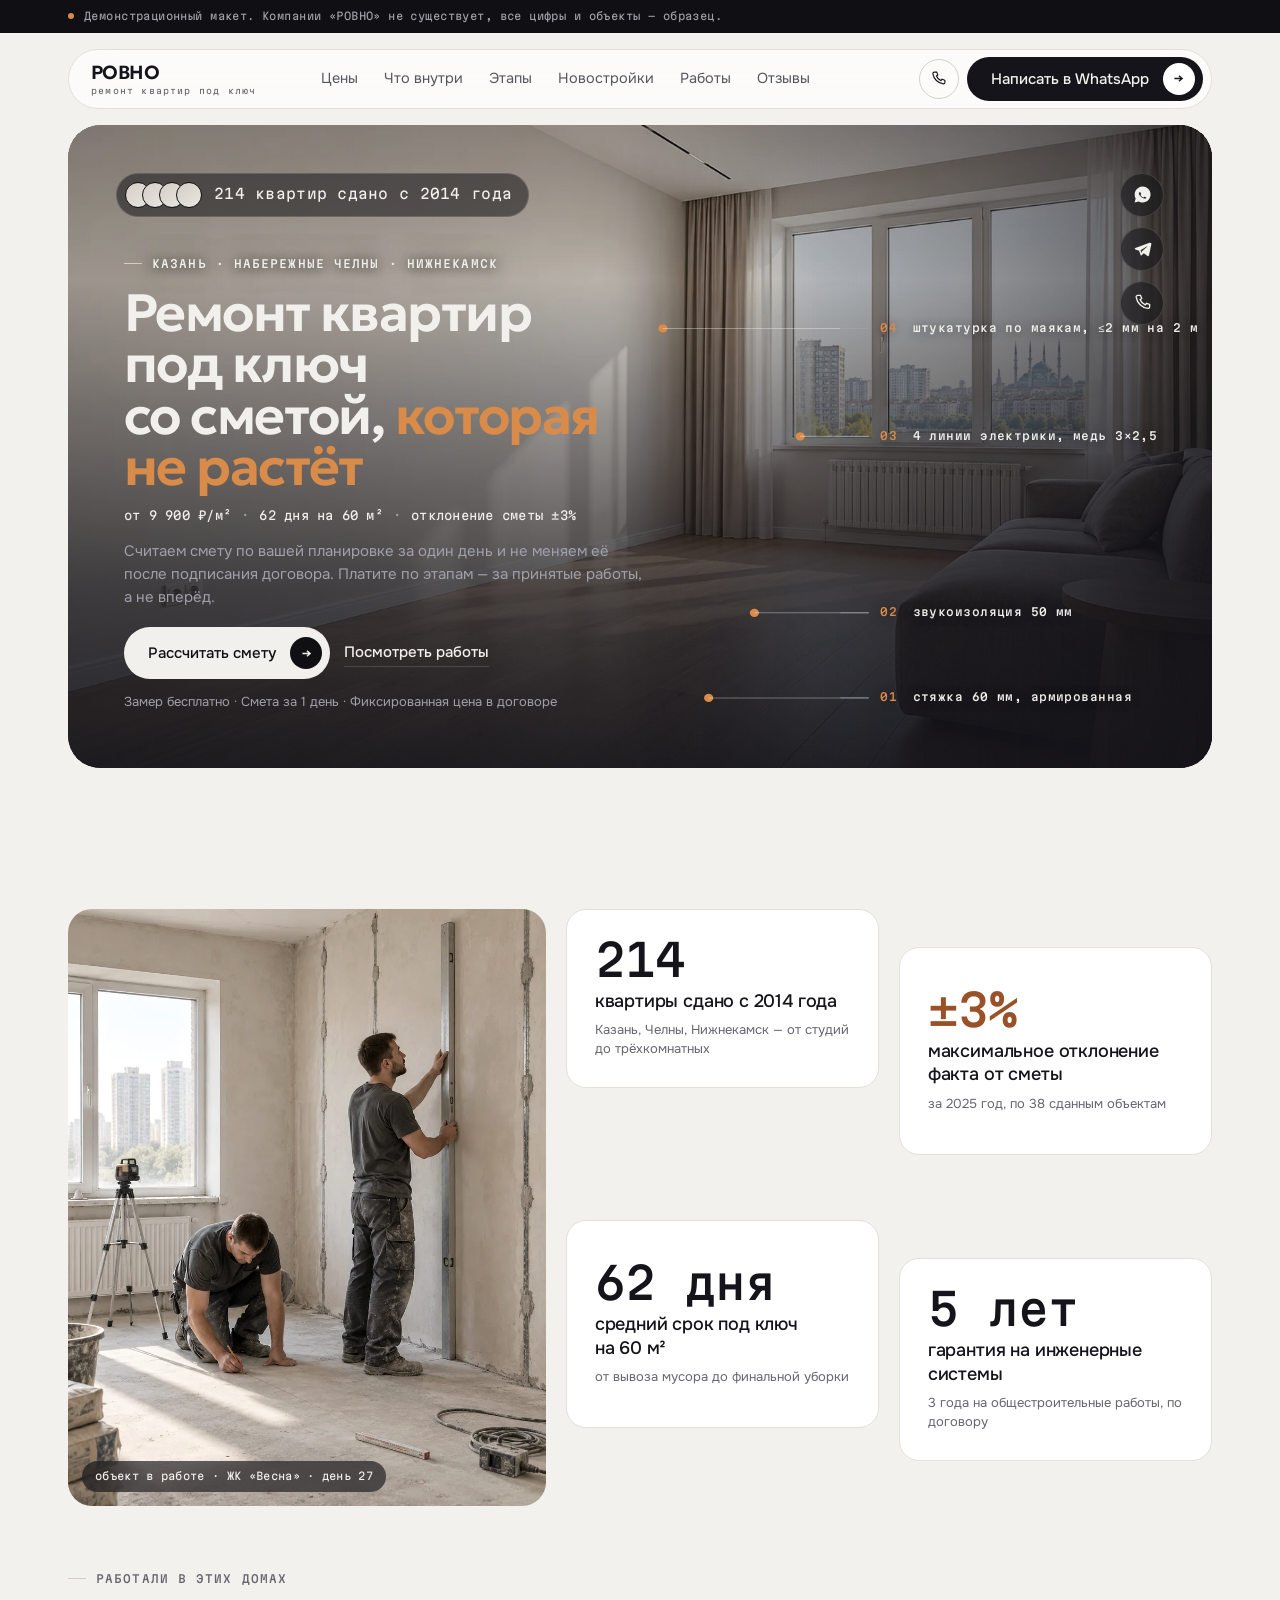
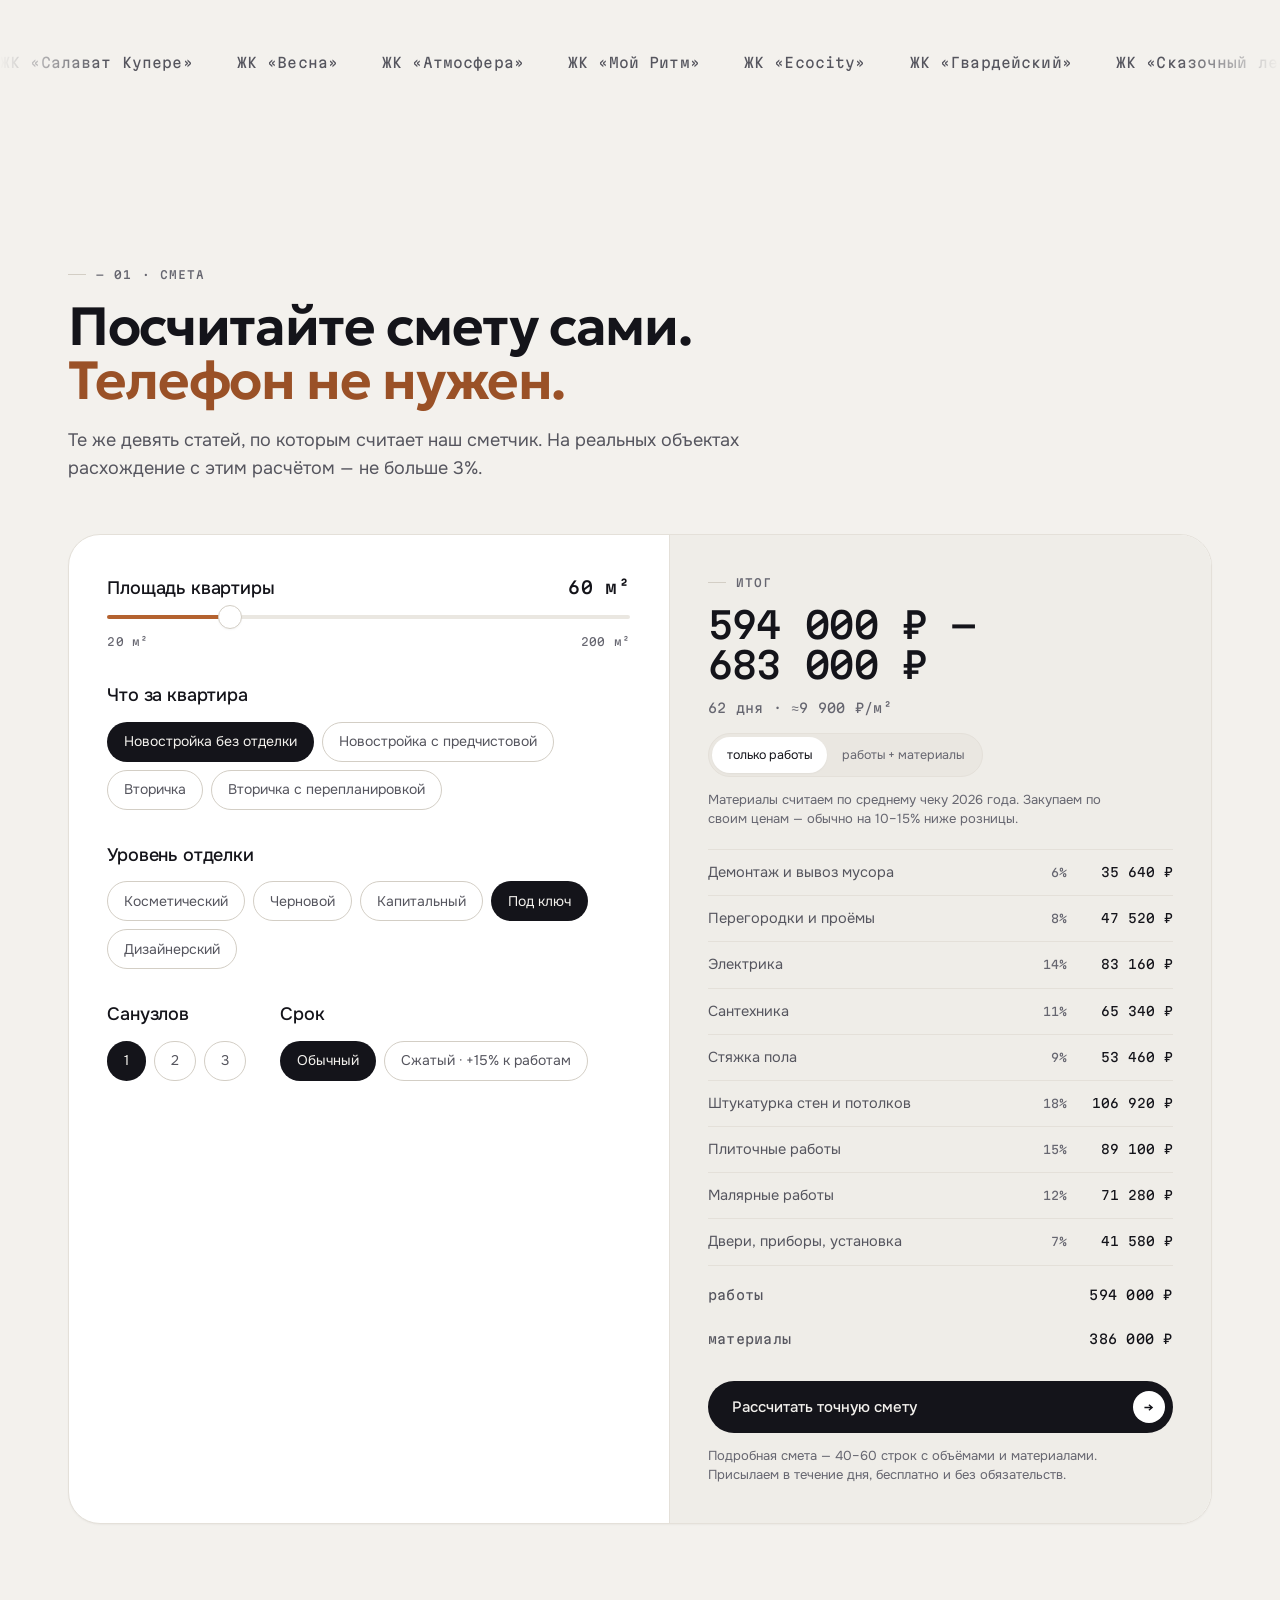
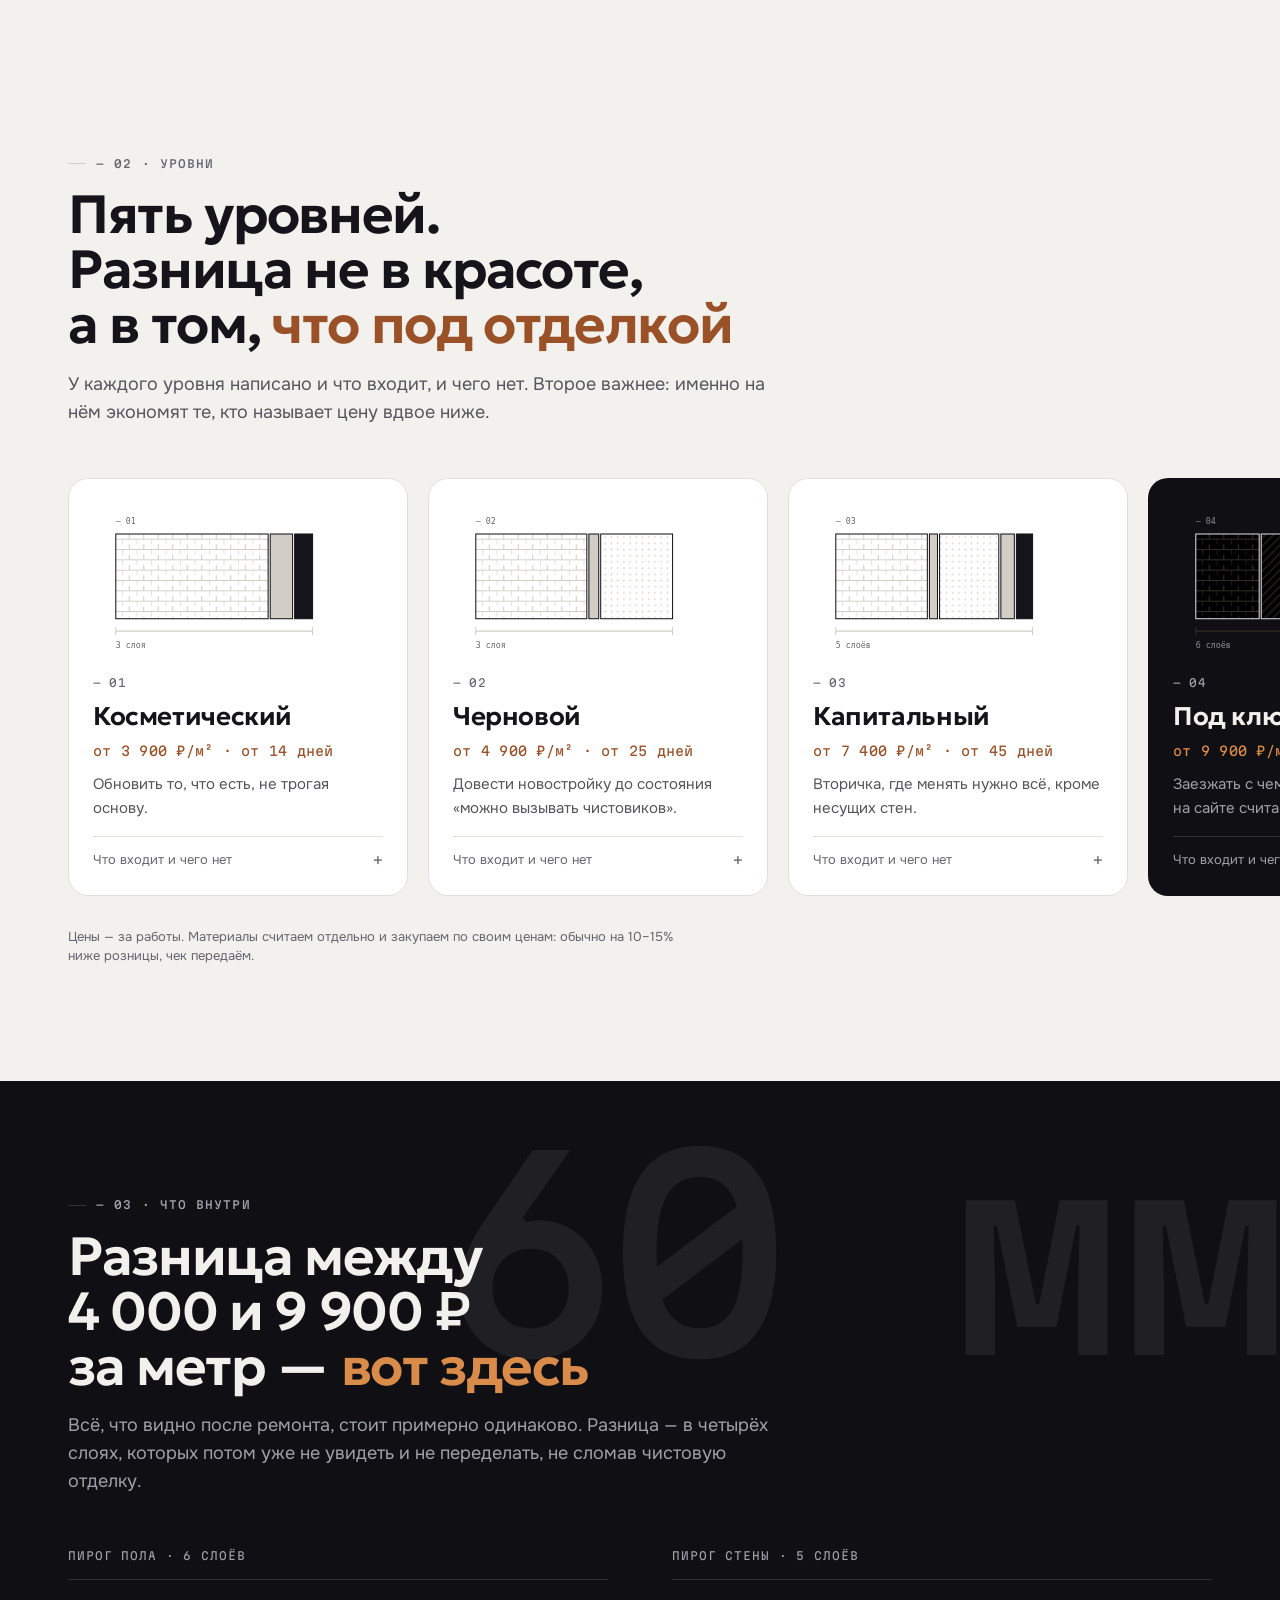
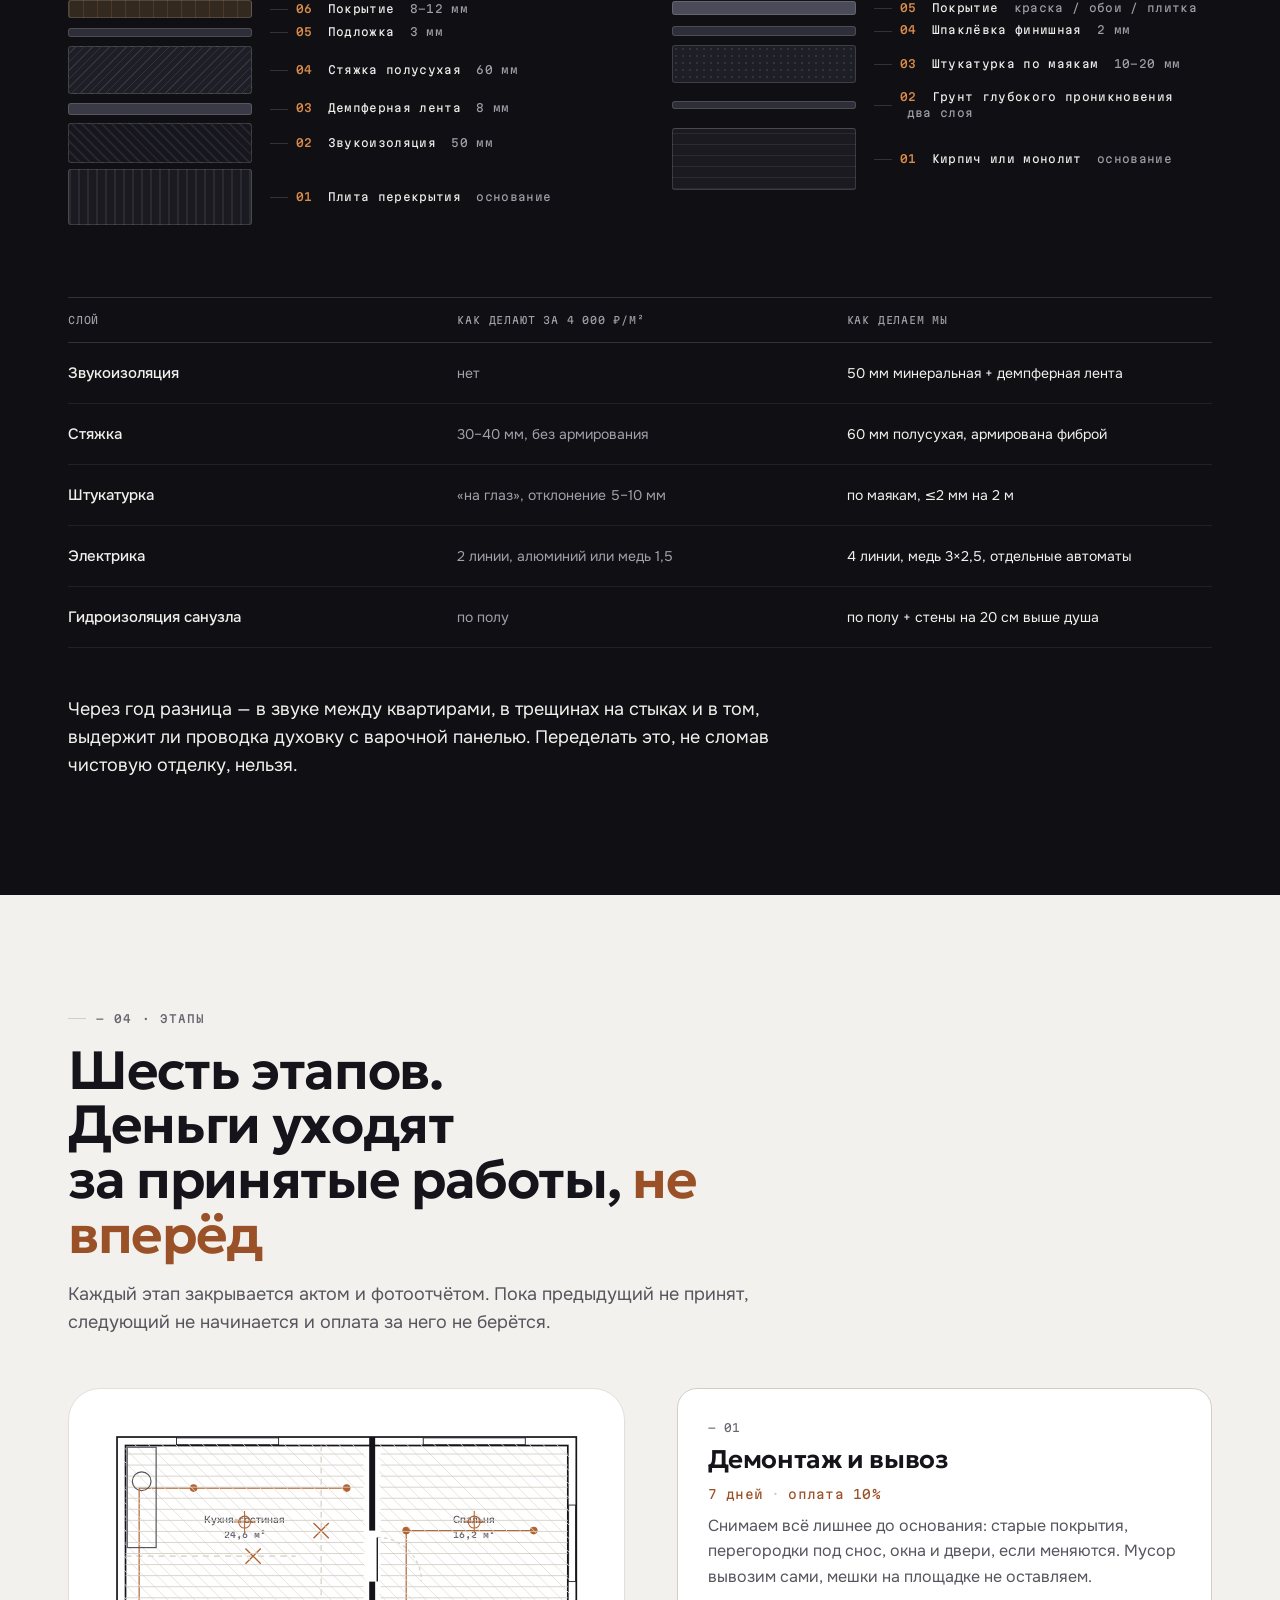
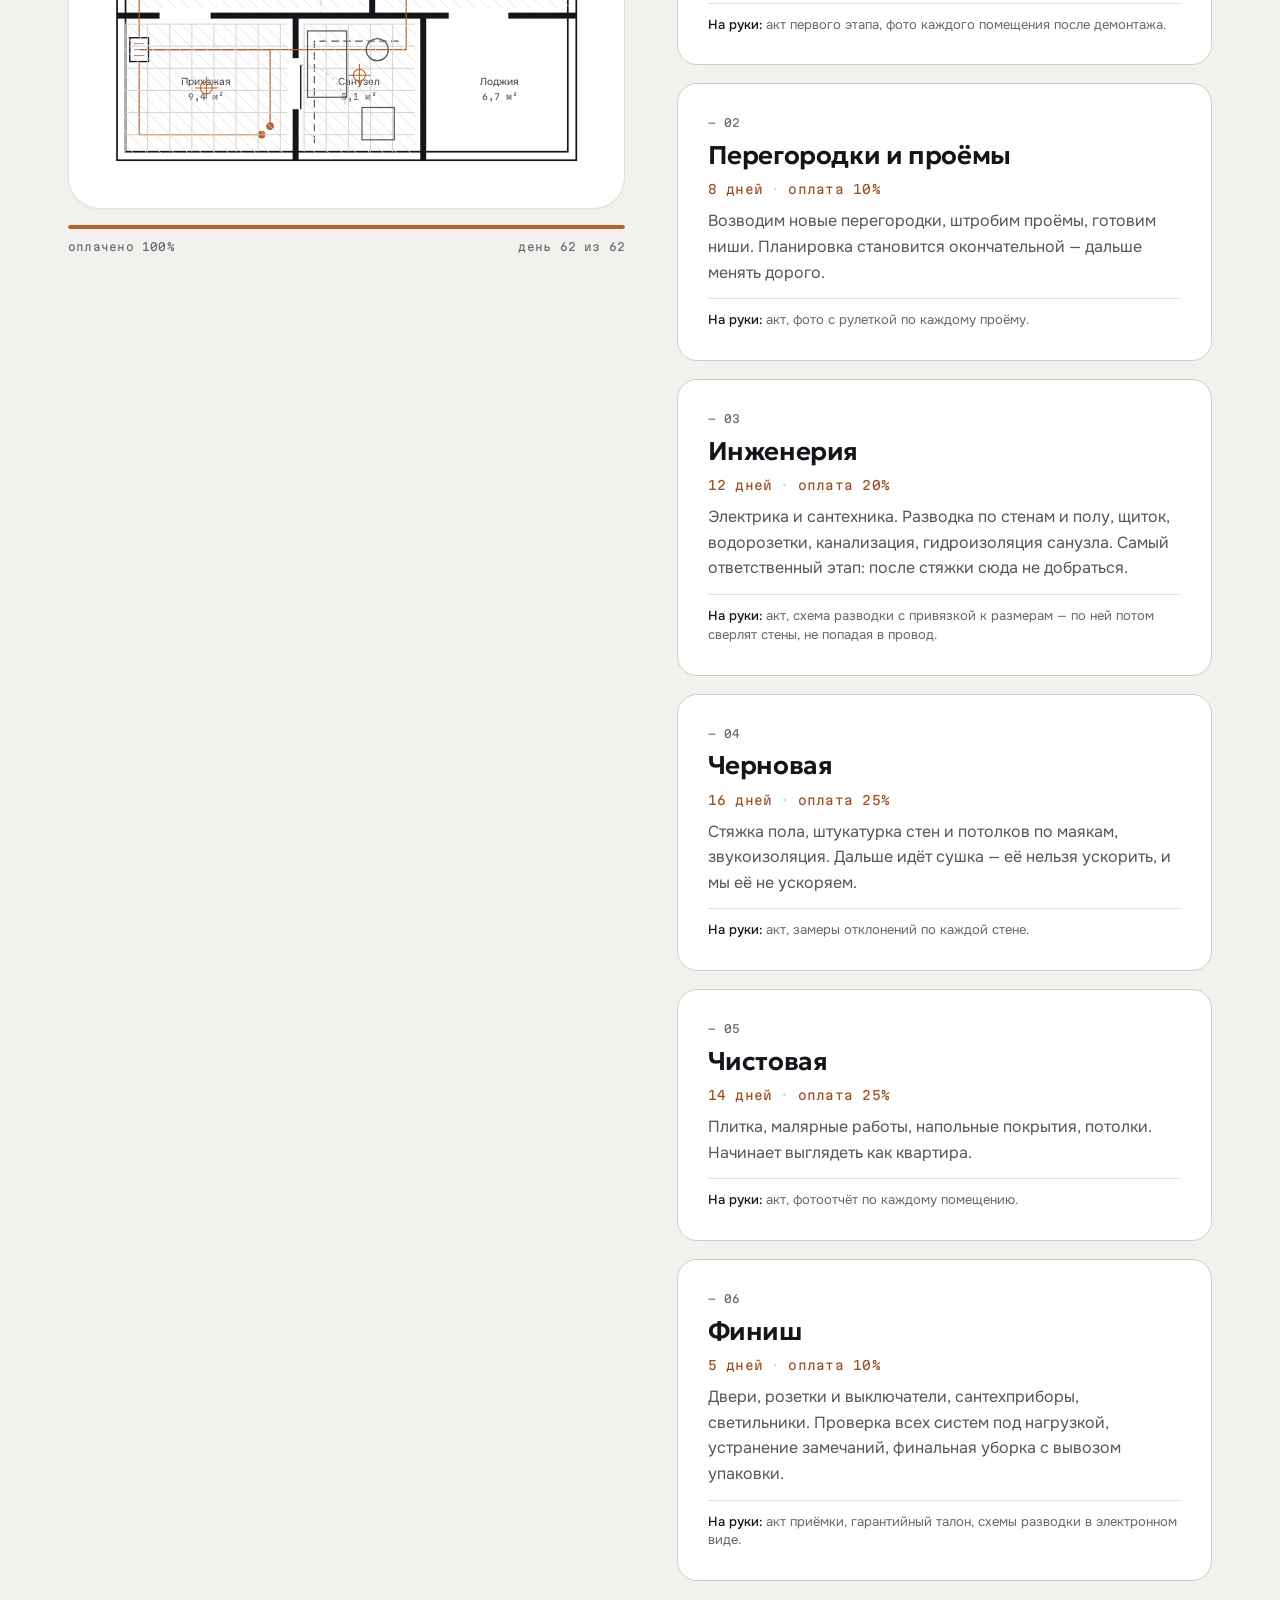
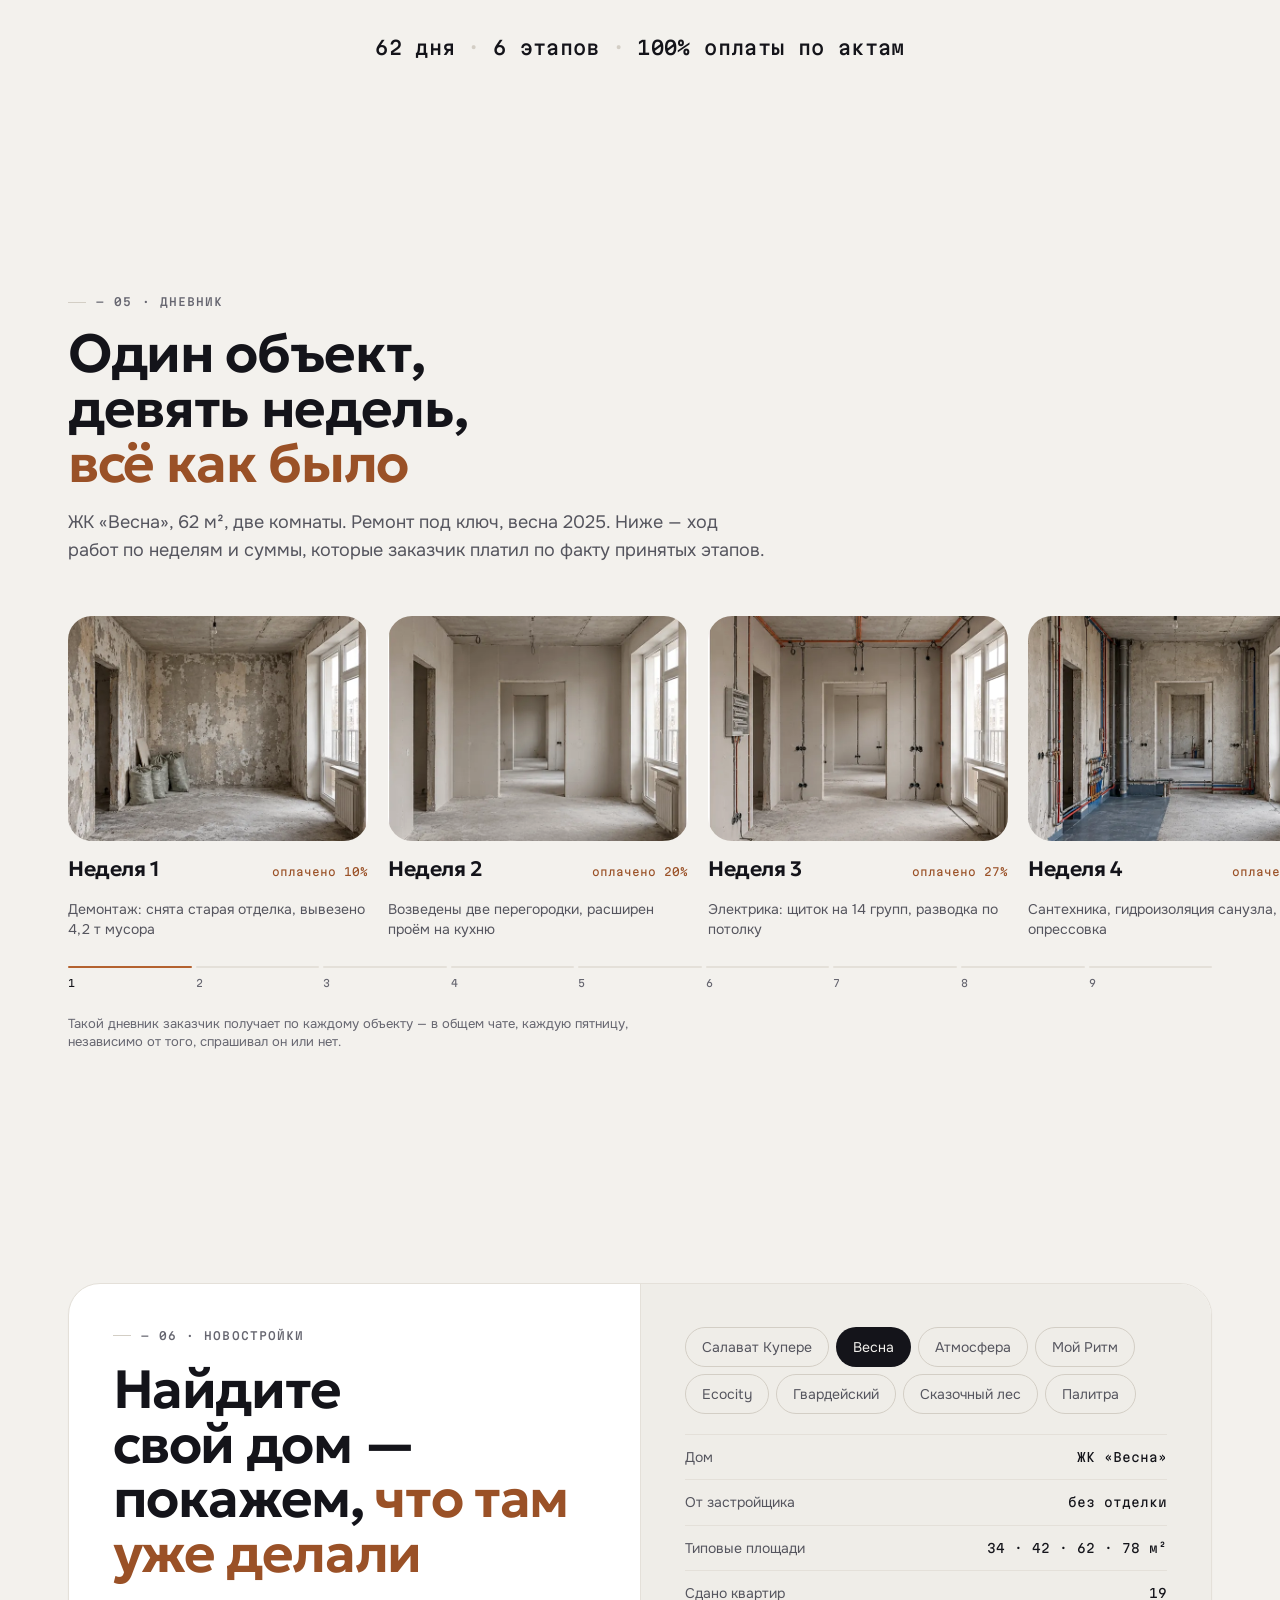
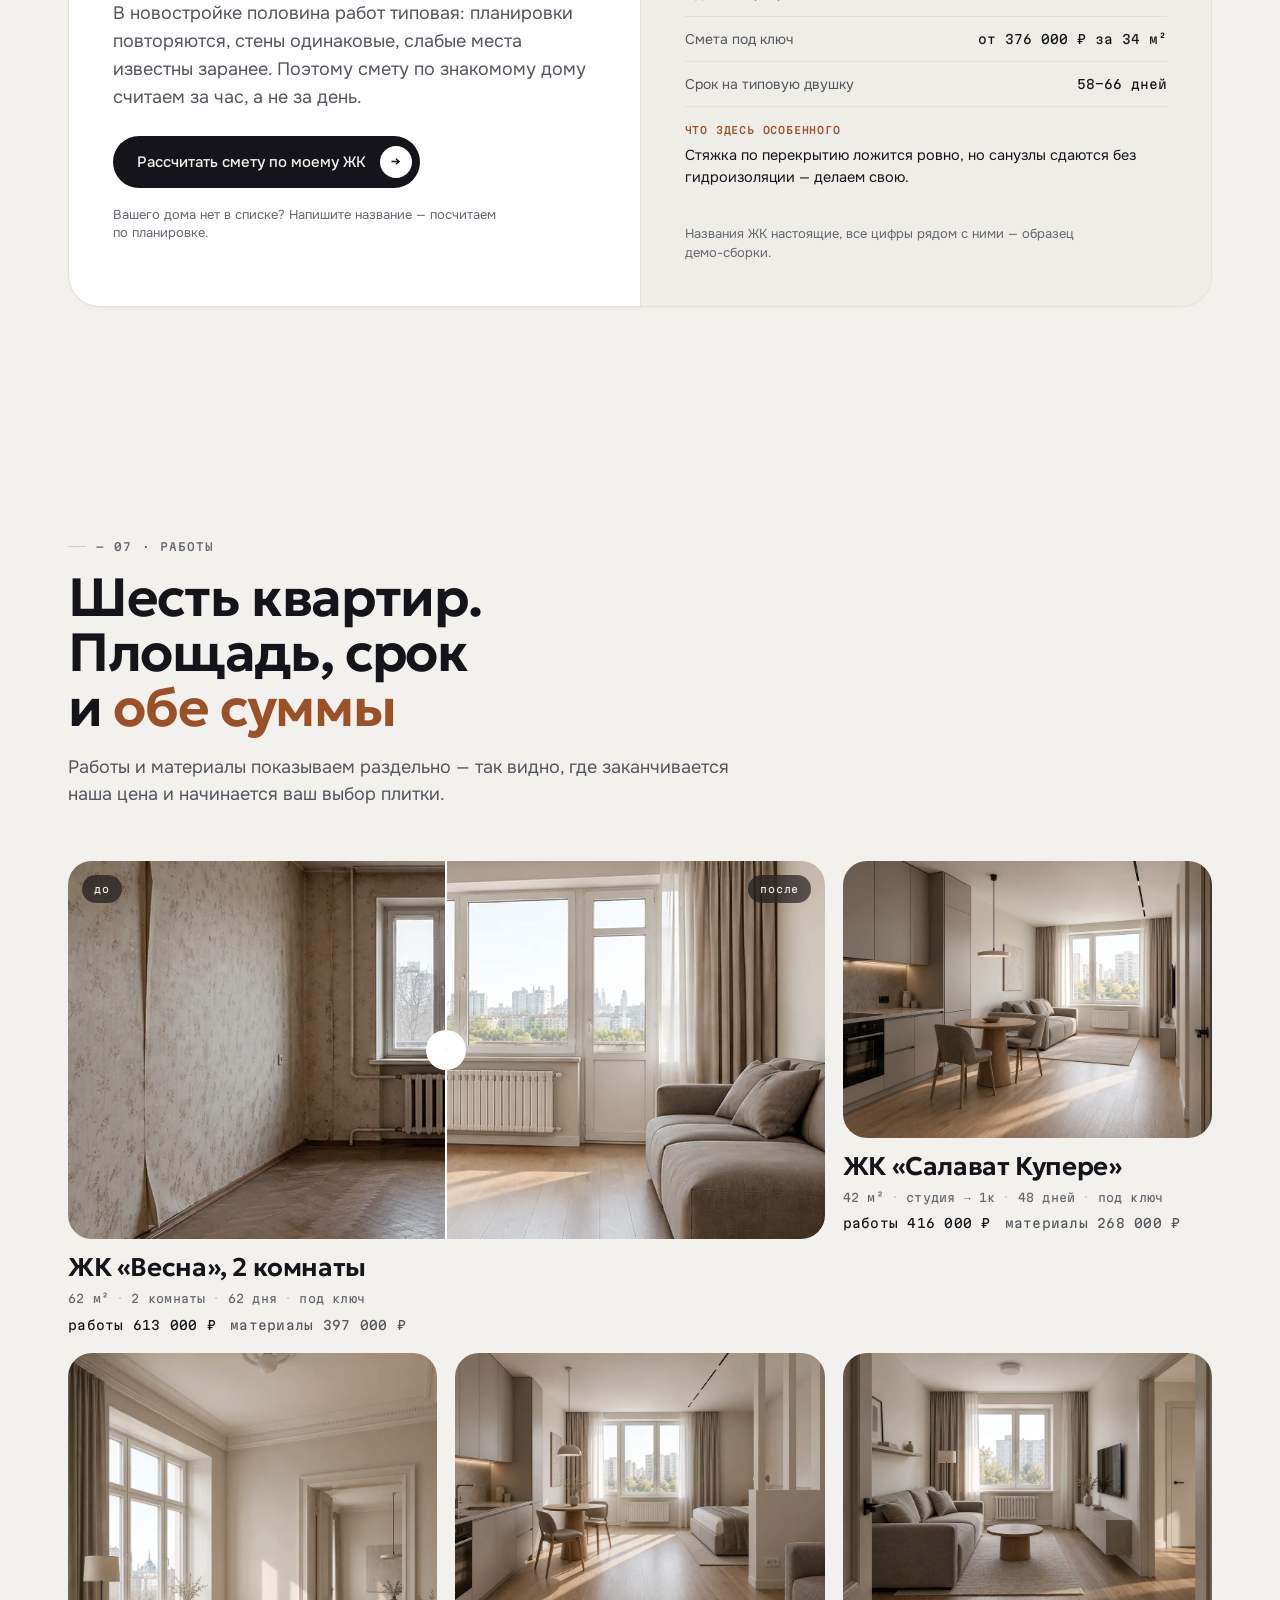
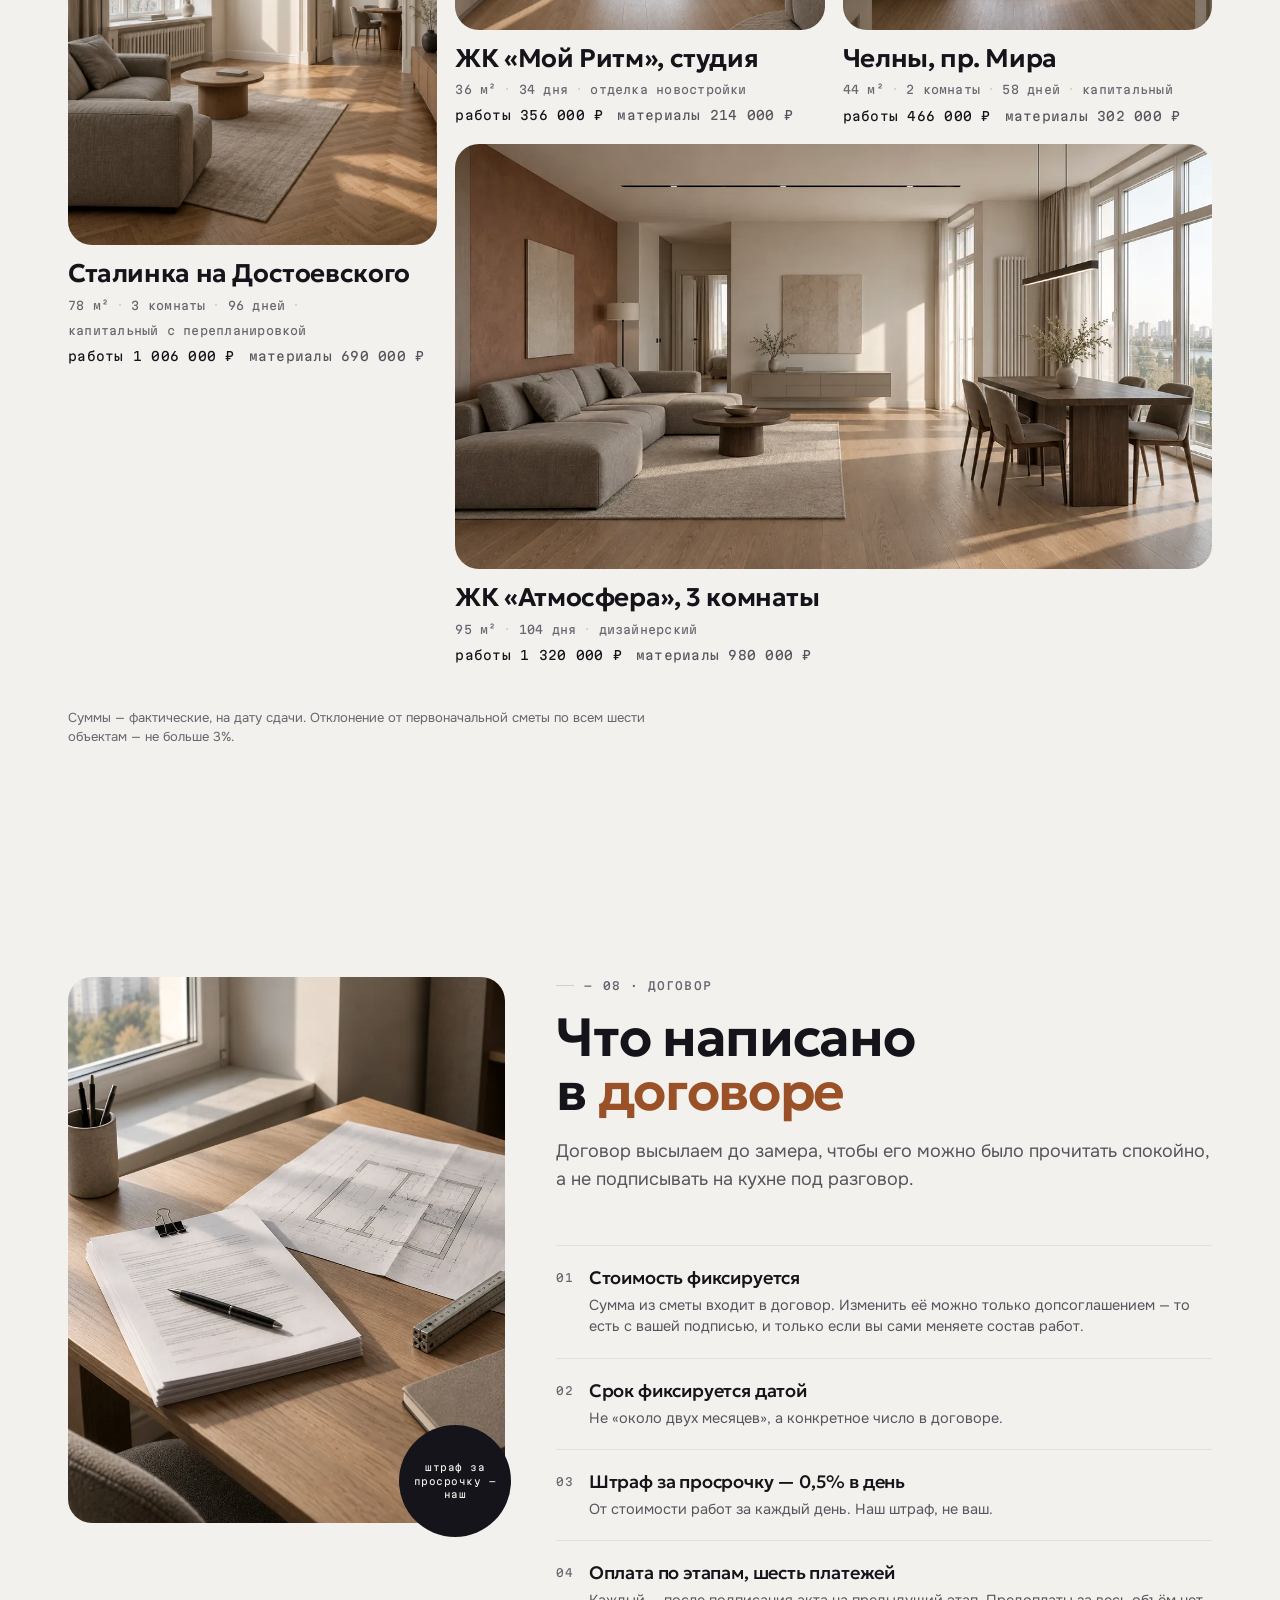
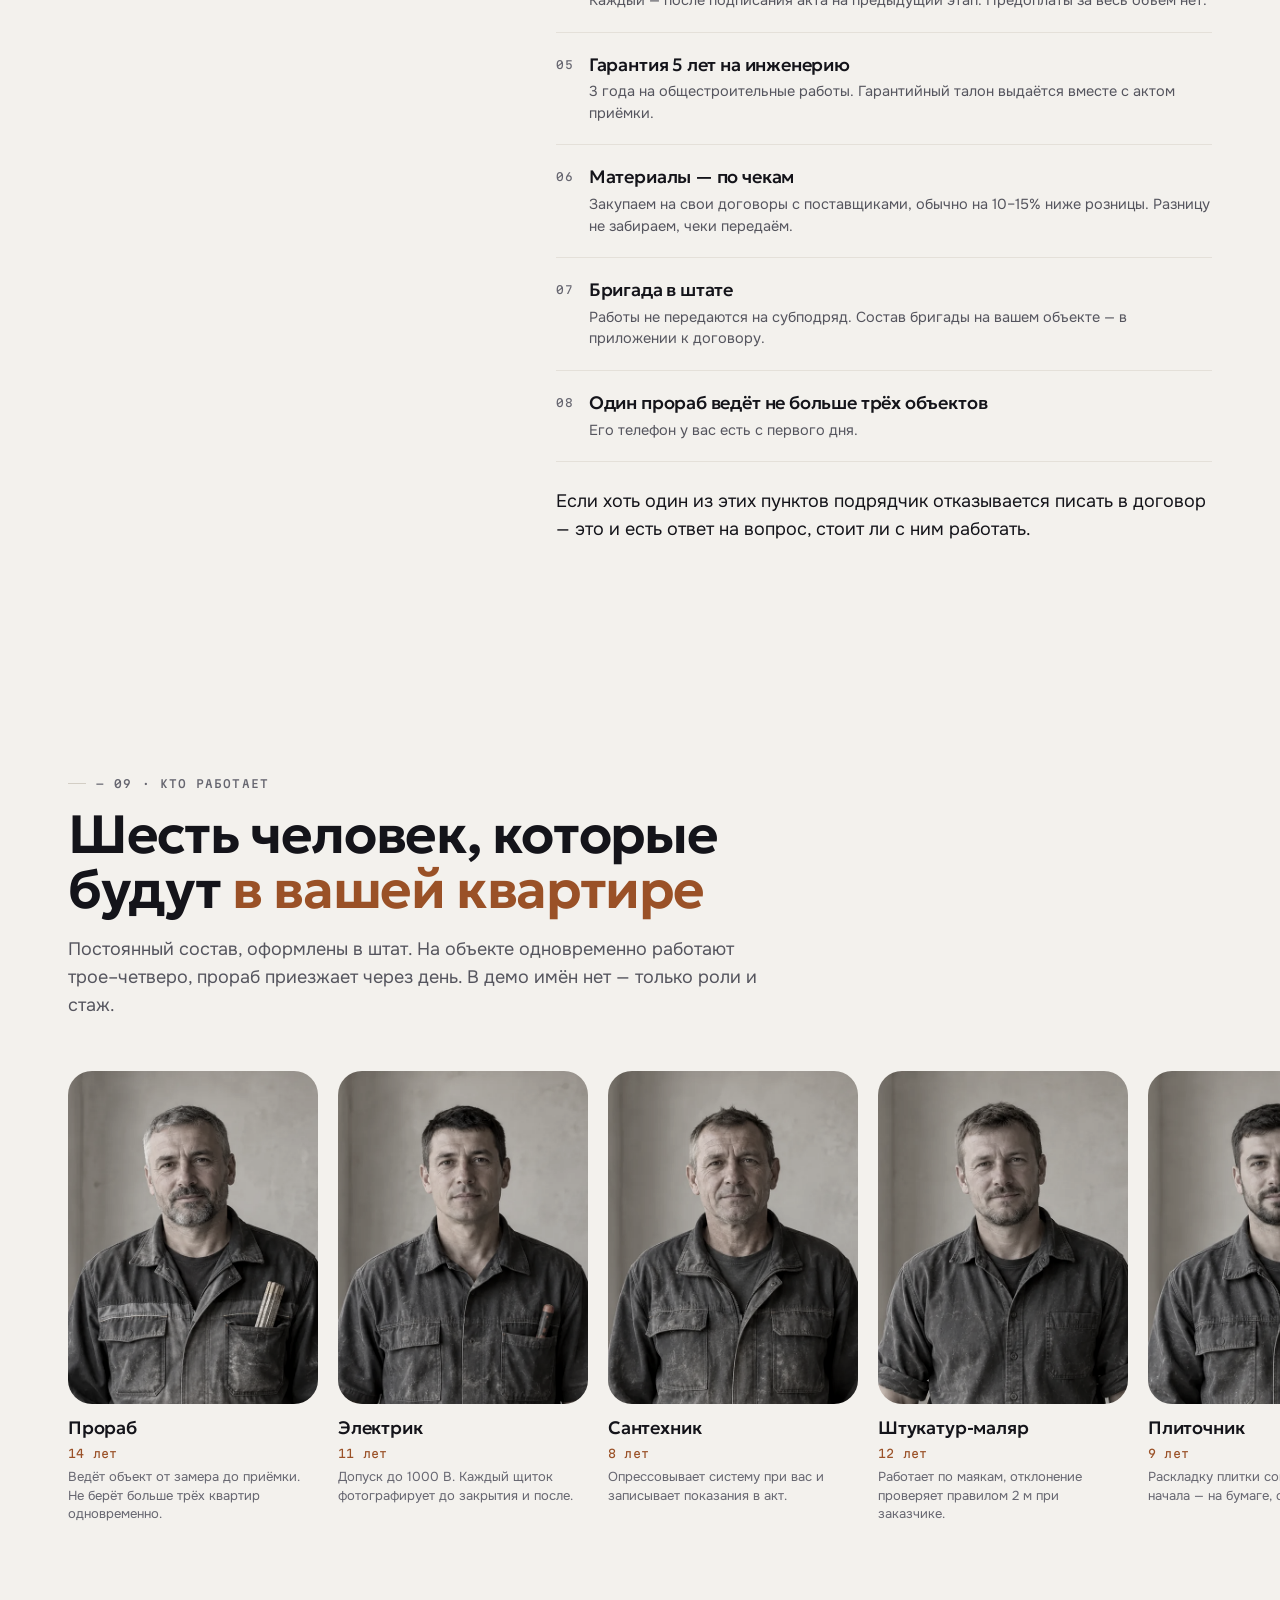
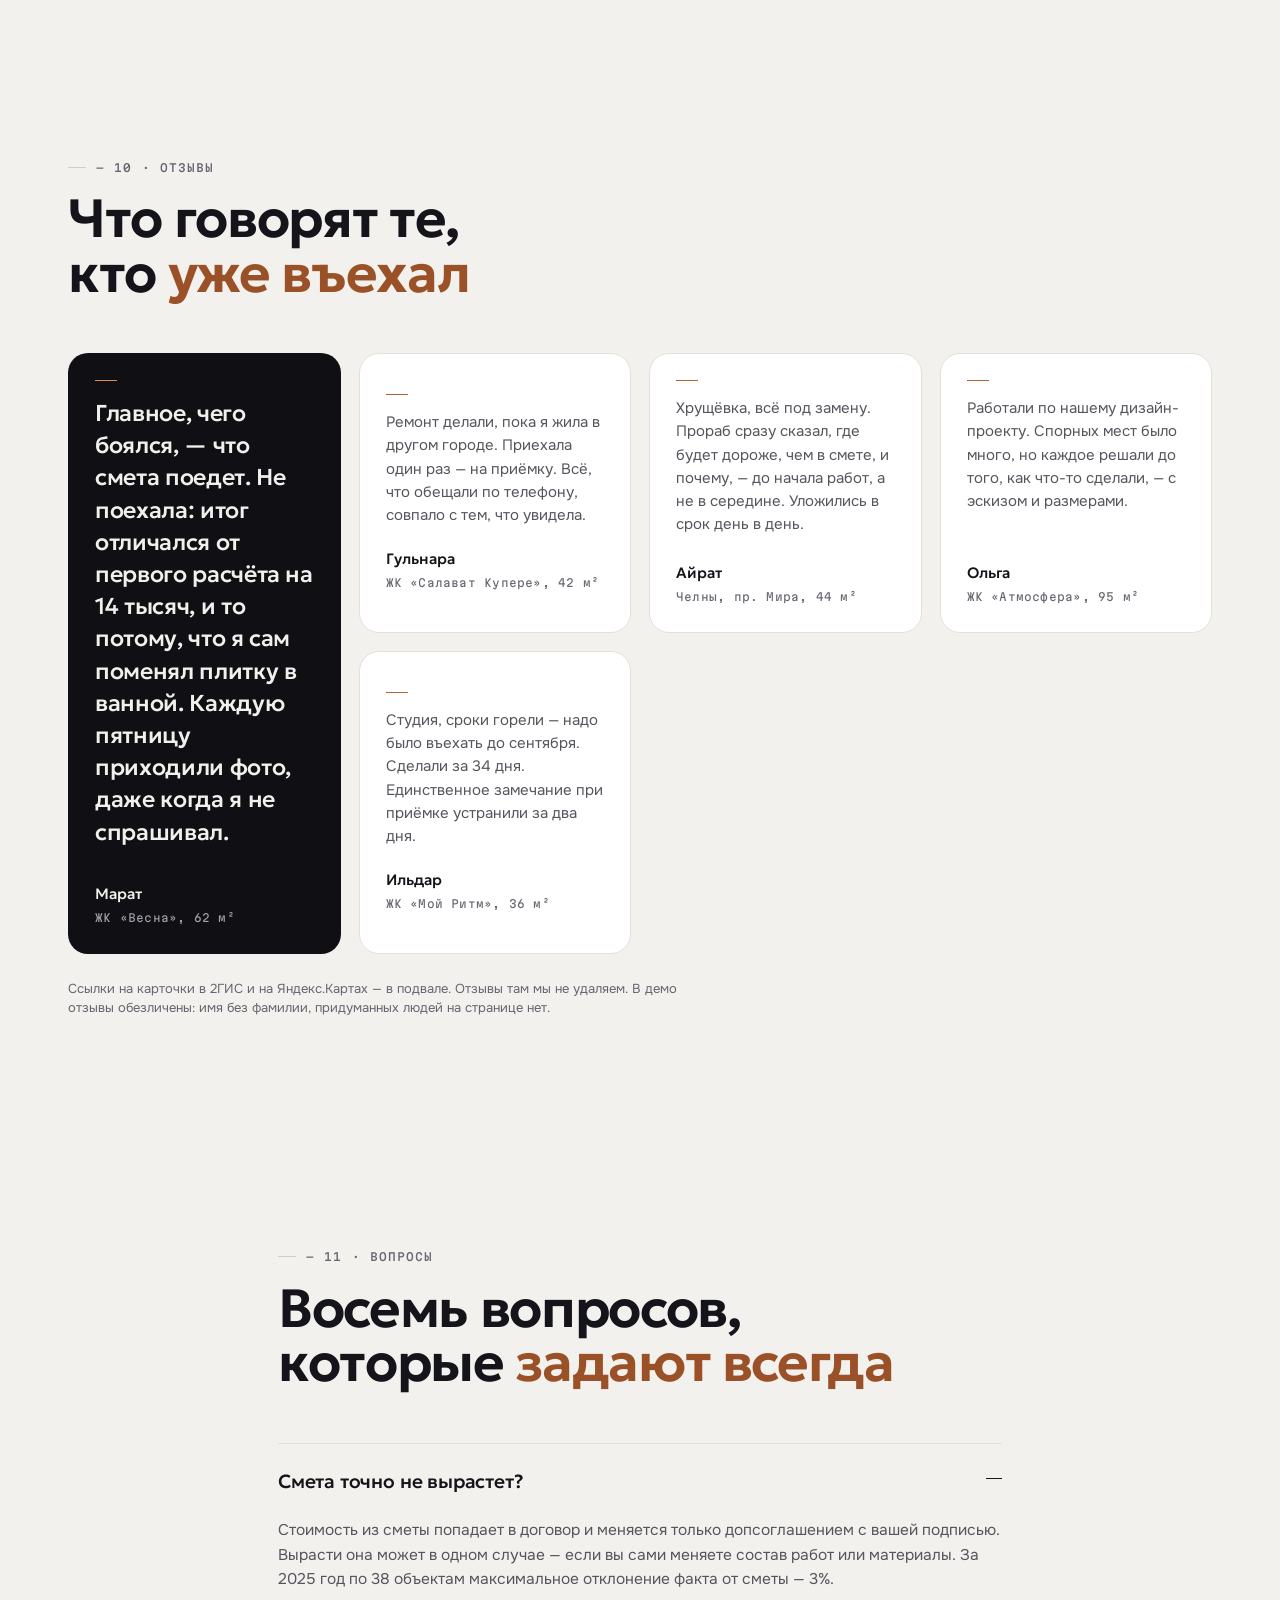
<file: web/index.html>
<!doctype html>
<html lang="ru">
<head>
<meta charset="utf-8">
<meta name="viewport" content="width=device-width,initial-scale=1,viewport-fit=cover">
<title>Ремонт квартир под ключ в Казани — от 9 900 ₽/м² со сметой, которая не растёт | РОВНО</title>
<meta name="description" content="Считаем смету по вашей планировке за один день и не меняем её после подписания договора. От 9 900 ₽/м², 62 дня на 60 м², отклонение факта от сметы ±3%. Казань, Набережные Челны, Нижнекамск.">
<meta name="robots" content="noindex,nofollow">
<meta name="theme-color" content="#F3F1ED">
<meta name="color-scheme" content="light">
<link rel="icon" href="media/favicon.svg" type="image/svg+xml">

<!-- Демо уходит ссылкой в WhatsApp — превью ссылки здесь работает как
     нулевой экран: его видят раньше, чем сам сайт. -->
<meta property="og:type" content="website">
<meta property="og:locale" content="ru_RU">
<meta property="og:site_name" content="РОВНО">
<meta property="og:url" content="https://manath-iq.github.io/repair/">
<meta property="og:title" content="Ремонт квартир под ключ со сметой, которая не растёт">
<meta property="og:description" content="от 9 900 ₽/м² · 62 дня на 60 м² · отклонение факта от сметы ±3%. Смета по вашей планировке за один день, оплата по этапам за принятые работы.">
<meta property="og:image" content="https://manath-iq.github.io/repair/media/og.webp">
<meta property="og:image:width" content="1200">
<meta property="og:image:height" content="630">
<meta name="twitter:card" content="summary_large_image">

<link rel="preload" as="font" type="font/woff2" crossorigin href="fonts/geologica-cyrillic-wght-normal.woff2">
<link rel="preload" as="font" type="font/woff2" crossorigin href="fonts/onest-cyrillic-wght-normal.woff2">
<link rel="preload" as="font" type="font/woff2" crossorigin href="fonts/martian-mono-cyrillic-wght-normal.woff2">

<link rel="stylesheet" href="css/fonts.css">
<link rel="stylesheet" href="css/tokens.css">
<link rel="stylesheet" href="css/base.css">
<link rel="stylesheet" href="css/sections.css">
</head>
<body>

<!-- Демо-статус объявлен в трёх местах: здесь, в футере и в noindex. -->
<div class="demo">
  <div class="wrap demo__in">
    <span class="demo__dot" aria-hidden="true"></span>
    <p>Демонстрационный макет. Компании «РОВНО» не существует, все цифры и объекты — образец.</p>
  </div>
</div>

<header class="hdr">
  <div class="wrap">
    <div class="hdr__cap">
      <a class="logo" href="#top">
        <span class="logo__n">РОВНО</span>
        <span class="logo__s">ремонт квартир под ключ</span>
      </a>

      <nav class="hdr__nav" aria-label="Разделы">
        <a href="#calc">Цены</a>
        <a href="#inside">Что внутри</a>
        <a href="#stages">Этапы</a>
        <a href="#new">Новостройки</a>
        <a href="#works">Работы</a>
        <a href="#reviews">Отзывы</a>
      </nav>

      <div class="hdr__act">
        <a class="ico" href="tel:+70000000000" aria-label="Позвонить">
          <svg viewBox="0 0 24 24" fill="none" stroke="currentColor" stroke-width="1.6" aria-hidden="true"><path d="M6.5 3h3l1.5 4-2 1.5a12 12 0 0 0 6.5 6.5L17 13l4 1.5v3a2 2 0 0 1-2.2 2A17 17 0 0 1 4 5.2 2 2 0 0 1 6 3z"/></svg>
        </a>
        <a class="btn btn--pri hdr__wa" href="#lead">
          Написать в WhatsApp
          <span class="btn__arw" aria-hidden="true"><svg viewBox="0 0 16 16" fill="none" stroke="currentColor" stroke-width="1.7"><path d="M3 8h9M8.5 4.5 12.5 8l-4 3.5"/></svg></span>
        </a>
        <button class="burger" type="button" id="burger" aria-expanded="false" aria-controls="menu" aria-label="Меню">
          <span></span><span></span>
        </button>
      </div>
    </div>
  </div>
</header>

<nav class="menu" id="menu" hidden aria-label="Меню">
  <div class="menu__in">
    <a href="#calc">Цены</a>
    <a href="#inside">Что внутри</a>
    <a href="#stages">Этапы</a>
    <a href="#new">Новостройки</a>
    <a href="#works">Работы</a>
    <a href="#reviews">Отзывы</a>
    <div class="menu__btns">
      <a class="btn btn--sec" href="tel:+70000000000">Позвонить</a>
      <a class="btn btn--pri" href="#lead">Написать в WhatsApp<span class="btn__arw" aria-hidden="true"><svg viewBox="0 0 16 16" fill="none" stroke="currentColor" stroke-width="1.7"><path d="M3 8h9M8.5 4.5 12.5 8l-4 3.5"/></svg></span></a>
    </div>
  </div>
</nav>

<main id="top">

<!-- ══ 2. HERO ▲ ══════════════════════════════════════════════════════ -->
<section class="hero">
  <div class="wrap">
    <div class="hero__card">
      <div class="hero__ph">
        <img src="media/hero.webp" alt="Готовая гостиная в двухкомнатной квартире после ремонта под ключ" width="1600" height="1000" fetchpriority="high">
      </div>

      <!-- Четыре выноски. Линии прочерчиваются через 600 мс, стаггером 120 мс.
           На ширине до 900px не рисуются — схлопываются в список под фото. -->
      <svg class="hero__calls" viewBox="0 0 1000 620" preserveAspectRatio="none" aria-hidden="true">
        <g class="cl" style="--i:0"><circle class="cl__d" cx="560" cy="552" r="4"/><path class="cl__l" d="M560 552h115"/><path class="cl__s" d="M675 552h25"/></g>
        <g class="cl" style="--i:1"><circle class="cl__d" cx="600" cy="470" r="4"/><path class="cl__l" d="M600 470h75"/><path class="cl__s" d="M675 470h25"/></g>
        <g class="cl" style="--i:2"><circle class="cl__d" cx="640" cy="300" r="4"/><path class="cl__l" d="M640 300h35"/><path class="cl__s" d="M675 300h25"/></g>
        <g class="cl" style="--i:3"><circle class="cl__d" cx="520" cy="196" r="4"/><path class="cl__l" d="M520 196h155"/><path class="cl__s" d="M675 196h25"/></g>
      </svg>

      <span class="cl__t cl__t--1" style="--i:0"><b>01</b> стяжка 60 мм, армированная</span>
      <span class="cl__t cl__t--2" style="--i:1"><b>02</b> звукоизоляция 50 мм</span>
      <span class="cl__t cl__t--3" style="--i:2"><b>03</b> 4 линии электрики, медь 3×2,5</span>
      <span class="cl__t cl__t--4" style="--i:3"><b>04</b> штукатурка по маякам, ≤2 мм на 2 м</span>

      <div class="hero__body">
        <p class="eye hero__eye">Казань · Набережные Челны · Нижнекамск</p>
        <h1 class="h1">Ремонт квартир под&nbsp;ключ<br>со&nbsp;сметой, <span class="acc">которая не&nbsp;растёт</span></h1>
        <p class="hero__meta d"><span>от 9 900 ₽/м²</span><i>·</i><span>62 дня на 60 м²</span><i>·</i><span>отклонение сметы ±3%</span></p>
        <p class="hero__lead">Считаем смету по вашей планировке за один день и не меняем её после подписания договора. Платите по этапам — за принятые работы, а не вперёд.</p>
        <div class="hero__btns">
          <a class="btn btn--pri" href="#lead">Рассчитать смету<span class="btn__arw" aria-hidden="true"><svg viewBox="0 0 16 16" fill="none" stroke="currentColor" stroke-width="1.7"><path d="M3 8h9M8.5 4.5 12.5 8l-4 3.5"/></svg></span></a>
          <a class="btn btn--ghost" href="#works"><u>Посмотреть работы</u></a>
        </div>
        <p class="hero__facts cap">Замер бесплатно · Смета за 1 день · Фиксированная цена в договоре</p>
      </div>

      <div class="hero__soc">
        <div class="faces" aria-hidden="true"><i></i><i></i><i></i><i></i></div>
        <span class="d">214 квартир сдано с 2014 года</span>
      </div>

      <div class="hero__msg">
        <a href="#lead" aria-label="WhatsApp"><svg viewBox="0 0 24 24" fill="currentColor" aria-hidden="true"><path d="M12 2a10 10 0 0 0-8.6 15L2 22l5.2-1.3A10 10 0 1 0 12 2zm5.1 14c-.2.6-1.2 1.2-1.7 1.2-.5.1-1 .1-1.6-.1-.4-.1-.9-.3-1.5-.6a11 11 0 0 1-4.2-3.8c-.3-.5-.7-1.2-.7-2s.4-1.2.6-1.4c.2-.2.4-.3.6-.3h.4c.2 0 .4 0 .5.4l.7 1.7c.1.2 0 .4 0 .5l-.3.4-.3.3c-.1.1-.2.2 0 .5.2.3.7 1.1 1.4 1.8.9.8 1.6 1 1.9 1.2.2.1.4.1.5-.1l.7-.8c.2-.2.3-.2.5-.1l1.6.8c.2.1.4.2.4.3.1.1.1.5 0 1z"/></svg></a>
        <a href="#lead" aria-label="Telegram"><svg viewBox="0 0 24 24" fill="currentColor" aria-hidden="true"><path d="M21.7 4.3 2.9 11.5c-.9.4-.9 1.5.1 1.7l4.7 1.5 1.8 5.4c.2.7 1 .8 1.5.3l2.6-2.4 4.8 3.5c.7.5 1.6.1 1.8-.7l3-14.5c.2-.9-.6-1.5-1.5-1zM9.6 14.2l8.2-5.1c.3-.2.5.2.3.4l-6.7 6c-.2.2-.3.4-.3.7l-.2 2.1z"/></svg></a>
        <a href="tel:+70000000000" aria-label="Позвонить"><svg viewBox="0 0 24 24" fill="none" stroke="currentColor" stroke-width="1.7" aria-hidden="true"><path d="M6.5 3h3l1.5 4-2 1.5a12 12 0 0 0 6.5 6.5L17 13l4 1.5v3a2 2 0 0 1-2.2 2A17 17 0 0 1 4 5.2 2 2 0 0 1 6 3z"/></svg></a>
      </div>
    </div>

    <!-- Мобильная версия выносок: тот же список, без линий -->
    <ol class="calls-m">
      <li><b>01</b> стяжка 60 мм, армированная</li>
      <li><b>02</b> звукоизоляция 50 мм</li>
      <li><b>03</b> 4 линии электрики, медь 3×2,5</li>
      <li><b>04</b> штукатурка по маякам, ≤2 мм на 2 м</li>
    </ol>
  </div>
</section>

<!-- ══ 3. ЦИФРЫ И ПОЛОСА ЖК ═══════════════════════════════════════════ -->
<section class="sec sec--tight nums">
  <div class="wrap">
    <div class="nums__grid">
      <div class="ph nums__ph rv">
        <img src="media/team-onsite.webp" alt="Бригада на объекте: разметка стен перед штукатуркой" width="900" height="1100" loading="lazy">
        <span class="tag d">объект в работе · ЖК «Весна» · день 27</span>
      </div>

      <div class="nums__cells">
        <div class="cell num rv rv-1">
          <span class="d-xl">214</span>
          <p class="h4">квартиры сдано с 2014 года</p>
          <p class="cap">Казань, Челны, Нижнекамск — от студий до трёхкомнатных</p>
        </div>
        <div class="cell num num--tall rv rv-2">
          <span class="d-xl acc">±3%</span>
          <p class="h4">максимальное отклонение факта от сметы</p>
          <p class="cap">за 2025 год, по 38 сданным объектам</p>
        </div>
        <div class="cell num num--tall rv rv-3">
          <span class="d-xl">62 дня</span>
          <p class="h4">средний срок под ключ на&nbsp;60&nbsp;м²</p>
          <p class="cap">от вывоза мусора до финальной уборки</p>
        </div>
        <div class="cell num rv rv-4">
          <span class="d-xl">5 лет</span>
          <p class="h4">гарантия на инженерные системы</p>
          <p class="cap">3 года на общестроительные работы, по договору</p>
        </div>
      </div>
    </div>
  </div>

  <div class="wrap"><p class="eye mq__eye">работали в этих домах</p></div>
  <div class="mq" aria-label="Жилые комплексы, в которых компания работала">
    <div class="mq__row">
      <div class="mq__grp">
        <span>ЖК «Салават Купере»</span><span>ЖК «Весна»</span><span>ЖК «Атмосфера»</span><span>ЖК «Мой Ритм»</span><span>ЖК «Ecocity»</span><span>ЖК «Гвардейский»</span><span>ЖК «Сказочный лес»</span><span>ЖК «Палитра»</span>
      </div>
      <div class="mq__grp" aria-hidden="true">
        <span>ЖК «Салават Купере»</span><span>ЖК «Весна»</span><span>ЖК «Атмосфера»</span><span>ЖК «Мой Ритм»</span><span>ЖК «Ecocity»</span><span>ЖК «Гвардейский»</span><span>ЖК «Сказочный лес»</span><span>ЖК «Палитра»</span>
      </div>
    </div>
  </div>
</section>

<!-- ══ 4. КАЛЬКУЛЯТОР СМЕТЫ ▲ ═════════════════════════════════════════ -->
<section class="sec calc" id="calc" data-calc aria-labelledby="calc-h">
  <div class="wrap">
    <div class="head rv">
      <p class="eye">— 01 · Смета</p>
      <h2 id="calc-h" class="h2">Посчитайте смету сами.<br><span class="acc">Телефон не нужен.</span></h2>
      <p class="lead">Те же девять статей, по которым считает наш сметчик. На реальных объектах расхождение с этим расчётом — не больше 3%.</p>
    </div>

    <div class="panel calc__panel rv rv-1">
      <div class="calc__in">
        <div class="fld">
          <div class="fld__top">
            <label class="h4" for="area">Площадь квартиры</label>
            <output class="d fld__out" id="area-out">60 м²</output>
          </div>
          <input id="area" class="rng" type="range" min="20" max="200" step="1" value="60" aria-label="Площадь в квадратных метрах">
          <div class="rng__sc d"><span>20 м²</span><span>200 м²</span></div>
        </div>

        <div class="fld">
          <p class="h4 fld__lab">Что за квартира</p>
          <div class="chips" data-g="object">
            <button class="chip on" data-v="raw" type="button">Новостройка без отделки</button>
            <button class="chip" data-v="pre" type="button">Новостройка с предчистовой</button>
            <button class="chip" data-v="old" type="button">Вторичка</button>
            <button class="chip" data-v="replan" type="button">Вторичка с перепланировкой</button>
          </div>
        </div>

        <div class="fld">
          <p class="h4 fld__lab">Уровень отделки</p>
          <div class="chips" data-g="level">
            <button class="chip" data-v="cosmetic" type="button">Косметический</button>
            <button class="chip" data-v="rough" type="button">Черновой</button>
            <button class="chip" data-v="capital" type="button">Капитальный</button>
            <button class="chip on" data-v="turnkey" type="button">Под ключ</button>
            <button class="chip" data-v="design" type="button">Дизайнерский</button>
          </div>
        </div>

        <div class="calc__row2">
          <div class="fld">
            <p class="h4 fld__lab">Санузлов</p>
            <div class="chips" data-g="baths">
              <button class="chip on" data-v="1" type="button">1</button>
              <button class="chip" data-v="2" type="button">2</button>
              <button class="chip" data-v="3" type="button">3</button>
            </div>
          </div>
          <div class="fld">
            <p class="h4 fld__lab">Срок</p>
            <div class="chips" data-g="fast">
              <button class="chip on" data-v="0" type="button">Обычный</button>
              <button class="chip" data-v="1" type="button">Сжатый · +15% к работам</button>
            </div>
          </div>
        </div>
      </div>

      <div class="calc__out">
        <div class="calc__sticky">
          <p class="eye">итог</p>
          <p class="calc__sum d" id="sum-all">—</p>
          <p class="calc__sub d" id="sum-days">—</p>

          <div class="seg" role="group" aria-label="Что показывать в итоге">
            <button class="seg__b on" type="button" data-mode="work">только работы</button>
            <button class="seg__b" type="button" data-mode="all">работы + материалы</button>
          </div>

          <p class="cap calc__note">Материалы считаем по среднему чеку 2026 года. Закупаем по своим ценам — обычно на 10–15% ниже розницы.</p>

          <ul class="est" id="est"></ul>

          <div class="est__tot d">
            <span>работы</span><span id="sum-work">—</span>
          </div>
          <div class="est__tot d">
            <span>материалы</span><span id="sum-mat">—</span>
          </div>

          <a class="btn btn--pri btn--wide calc__cta" href="#lead">Рассчитать точную смету<span class="btn__arw" aria-hidden="true"><svg viewBox="0 0 16 16" fill="none" stroke="currentColor" stroke-width="1.7"><path d="M3 8h9M8.5 4.5 12.5 8l-4 3.5"/></svg></span></a>
          <p class="cap calc__fine">Подробная смета — 40–60 строк с объёмами и материалами. Присылаем в течение дня, бесплатно и без обязательств.</p>
        </div>
      </div>
    </div>
  </div>
</section>

<!-- ══ 5. ПЯТЬ УРОВНЕЙ ════════════════════════════════════════════════ -->
<section class="sec lvls" id="levels" aria-labelledby="levels-h">
  <div class="wrap">
    <div class="head rv">
      <p class="eye">— 02 · Уровни</p>
      <h2 id="levels-h" class="h2">Пять уровней. Разница не в красоте,<br>а в том, <span class="acc">что под отделкой</span></h2>
      <p class="lead">У каждого уровня написано и что входит, и чего нет. Второе важнее: именно на нём экономят те, кто называет цену вдвое ниже.</p>
    </div>
  </div>

  <div class="rail lvls__rail rv rv-1">
    <div class="rail__in">

      <article class="lvl">
        <img class="lvl__art" src="media/level-1.svg" alt="Разрез стены косметического ремонта: два слоя поверх основания" width="280" height="150" loading="lazy">
        <p class="lvl__n d">— 01</p>
        <h3 class="h3">Косметический</h3>
        <p class="lvl__p d">от 3 900 ₽/м² · от 14 дней</p>
        <p class="lvl__d">Обновить то, что есть, не трогая основу.</p>
        <details class="lvl__det"><summary>Что входит и чего нет</summary>
          <p class="lvl__in"><b>Входит:</b> снятие старых обоев и покрытий · шпаклёвка и покраска стен · поклейка обоев · натяжной потолок · замена напольного покрытия · замена розеток и выключателей.</p>
          <p class="lvl__no"><b>Чего нет:</b> замены проводки и труб · выравнивания стен по маякам · новой стяжки · работ в санузле.</p>
        </details>
      </article>

      <article class="lvl">
        <img class="lvl__art" src="media/level-2.svg" alt="Разрез стены чернового ремонта: три слоя поверх основания" width="280" height="150" loading="lazy">
        <p class="lvl__n d">— 02</p>
        <h3 class="h3">Черновой</h3>
        <p class="lvl__p d">от 4 900 ₽/м² · от 25 дней</p>
        <p class="lvl__d">Довести новостройку до состояния «можно вызывать чистовиков».</p>
        <details class="lvl__det"><summary>Что входит и чего нет</summary>
          <p class="lvl__in"><b>Входит:</b> демонтаж и вывоз · возведение перегородок · разводка электрики и сантехники · стяжка пола · штукатурка стен по маякам · гидроизоляция санузла.</p>
          <p class="lvl__no"><b>Чего нет:</b> чистовой отделки, плитки, дверей, сантехприборов.</p>
        </details>
      </article>

      <article class="lvl">
        <img class="lvl__art" src="media/level-3.svg" alt="Разрез стены капитального ремонта: пять слоёв поверх основания" width="280" height="150" loading="lazy">
        <p class="lvl__n d">— 03</p>
        <h3 class="h3">Капитальный</h3>
        <p class="lvl__p d">от 7 400 ₽/м² · от 45 дней</p>
        <p class="lvl__d">Вторичка, где менять нужно всё, кроме несущих стен.</p>
        <details class="lvl__det"><summary>Что входит и чего нет</summary>
          <p class="lvl__in"><b>Входит:</b> всё из чернового · полная замена проводки и труб · выравнивание всех поверхностей · плитка в санузле и на кухне · малярные работы · установка дверей и приборов.</p>
          <p class="lvl__no"><b>Чего нет:</b> перепланировки с согласованием · дизайн-проекта · мебели и техники.</p>
        </details>
      </article>

      <article class="lvl lvl--rec">
        <span class="lvl__badge d">рекомендуем</span>
        <img class="lvl__art" src="media/level-4.svg" alt="Разрез стены ремонта под ключ: шесть слоёв поверх основания" width="280" height="150" loading="lazy">
        <p class="lvl__n d">— 04</p>
        <h3 class="h3">Под ключ</h3>
        <p class="lvl__p d">от 9 900 ₽/м² · от 60 дней</p>
        <p class="lvl__d">Заезжать с чемоданом. Цены и сроки на сайте считаются от этого уровня.</p>
        <details class="lvl__det"><summary>Что входит и чего нет</summary>
          <p class="lvl__in"><b>Входит:</b> всё из капитального · звукоизоляция стен и пола 50 мм · тёплый пол в санузле и на кухне · разведение слаботочки — интернет, ТВ, датчики · подбор и закупка материалов · финальная уборка.</p>
          <p class="lvl__no"><b>Чего нет:</b> авторского дизайн-проекта · мебели на заказ.</p>
        </details>
      </article>

      <article class="lvl">
        <img class="lvl__art" src="media/level-5.svg" alt="Разрез стены дизайнерского ремонта: семь слоёв поверх основания" width="280" height="150" loading="lazy">
        <p class="lvl__n d">— 05</p>
        <h3 class="h3">Дизайнерский</h3>
        <p class="lvl__p d">от 12 900 ₽/м² · от 85 дней</p>
        <p class="lvl__d">Когда есть проект и его нужно повторить точно.</p>
        <details class="lvl__det"><summary>Что входит и чего нет</summary>
          <p class="lvl__in"><b>Входит:</b> всё из «под ключ» · работа по дизайн-проекту с авторским надзором · сложные потолки, ниши, скрытые двери · декоративные покрытия · встроенная мебель на заказ · комплектация от поставщиков.</p>
          <p class="lvl__no"><b>Чего нет:</b> ничего. Это верхний уровень.</p>
        </details>
      </article>

    </div>
  </div>

  <div class="wrap"><p class="cap lvls__foot rv">Цены — за работы. Материалы считаем отдельно и закупаем по своим ценам: обычно на 10–15% ниже розницы, чек передаём.</p></div>
</section>

<!-- ══ 6. РАЗРЕЗ ПОЛА И СТЕНЫ ▲ ☾ ═══════════════════════════════════ -->
<!-- Единственная тёмная секция страницы. Врезается в полотно без радиусов. -->
<section class="sec inside dark" id="inside" aria-labelledby="inside-h">
  <div class="wrap inside__in">
    <span class="wm d" aria-hidden="true">60 мм</span>

    <div class="head rv">
      <p class="eye">— 03 · Что внутри</p>
      <h2 id="inside-h" class="h2">Разница между 4 000 и 9 900 ₽<br>за метр — <span class="acc">вот здесь</span></h2>
      <p class="lead">Всё, что видно после ремонта, стоит примерно одинаково. Разница — в четырёх слоях, которых потом уже не увидеть и не переделать, не сломав чистовую отделку.</p>
    </div>

    <div class="cuts">
      <figure class="cut">
        <figcaption class="cut__cap d">пирог пола · 6 слоёв</figcaption>
        <ol class="stack" data-stack>
          <li class="ly" style="--h:18px;--i:5"><span class="ly__bar bar--wood"></span><span class="ly__lab"><b>06</b> Покрытие <i>8–12 мм</i></span></li>
          <li class="ly" style="--h:9px;--i:4"><span class="ly__bar bar--thin"></span><span class="ly__lab"><b>05</b> Подложка <i>3 мм</i></span></li>
          <li class="ly" style="--h:48px;--i:3"><span class="ly__bar bar--screed"></span><span class="ly__lab"><b>04</b> Стяжка полусухая <i>60 мм</i></span></li>
          <li class="ly" style="--h:12px;--i:2"><span class="ly__bar bar--tape"></span><span class="ly__lab"><b>03</b> Демпферная лента <i>8 мм</i></span></li>
          <li class="ly" style="--h:40px;--i:1"><span class="ly__bar bar--wool"></span><span class="ly__lab"><b>02</b> Звукоизоляция <i>50 мм</i></span></li>
          <li class="ly" style="--h:56px;--i:0"><span class="ly__bar bar--slab"></span><span class="ly__lab"><b>01</b> Плита перекрытия <i>основание</i></span></li>
        </ol>
      </figure>

      <figure class="cut">
        <figcaption class="cut__cap d">пирог стены · 5 слоёв</figcaption>
        <ol class="stack" data-stack>
          <li class="ly" style="--h:14px;--i:4"><span class="ly__bar bar--paint"></span><span class="ly__lab"><b>05</b> Покрытие <i>краска / обои / плитка</i></span></li>
          <li class="ly" style="--h:10px;--i:3"><span class="ly__bar bar--thin"></span><span class="ly__lab"><b>04</b> Шпаклёвка финишная <i>2 мм</i></span></li>
          <li class="ly" style="--h:38px;--i:2"><span class="ly__bar bar--plaster"></span><span class="ly__lab"><b>03</b> Штукатурка по маякам <i>10–20 мм</i></span></li>
          <li class="ly" style="--h:8px;--i:1"><span class="ly__bar bar--thin"></span><span class="ly__lab"><b>02</b> Грунт глубокого проникновения <i>два слоя</i></span></li>
          <li class="ly" style="--h:62px;--i:0"><span class="ly__bar bar--brick"></span><span class="ly__lab"><b>01</b> Кирпич или монолит <i>основание</i></span></li>
        </ol>
      </figure>
    </div>

    <div class="cmp rv">
      <div class="cmp__hd d"><span>слой</span><span>как делают за 4 000 ₽/м²</span><span>как делаем мы</span></div>
      <div class="cmp__r"><span class="cmp__k">Звукоизоляция</span><span class="cmp__a">нет</span><span class="cmp__b">50 мм минеральная + демпферная лента</span></div>
      <div class="cmp__r"><span class="cmp__k">Стяжка</span><span class="cmp__a">30–40 мм, без армирования</span><span class="cmp__b">60 мм полусухая, армирована фиброй</span></div>
      <div class="cmp__r"><span class="cmp__k">Штукатурка</span><span class="cmp__a">«на глаз», отклонение 5–10 мм</span><span class="cmp__b">по маякам, ≤2 мм на 2 м</span></div>
      <div class="cmp__r"><span class="cmp__k">Электрика</span><span class="cmp__a">2 линии, алюминий или медь 1,5</span><span class="cmp__b">4 линии, медь 3×2,5, отдельные автоматы</span></div>
      <div class="cmp__r"><span class="cmp__k">Гидроизоляция санузла</span><span class="cmp__a">по полу</span><span class="cmp__b">по полу + стены на 20 см выше душа</span></div>
    </div>

    <p class="inside__out rv">Через год разница — в звуке между квартирами, в трещинах на стыках и в том, выдержит ли проводка духовку с варочной панелью. Переделать это, не сломав чистовую отделку, нельзя.</p>
  </div>
</section>

<!-- ══ 7. ПЛАН КВАРТИРЫ ПО СЛОЯМ ▲ ══════════════════════════════════ -->
<!-- Signature-элемент. Слой включается по входу карточки этапа и больше
     не гаснет: квартира отделывается, а не мигает. -->
<section class="sec stg" id="stages" aria-labelledby="stages-h">
  <div class="wrap">
    <div class="head rv">
      <p class="eye">— 04 · Этапы</p>
      <h2 id="stages-h" class="h2">Шесть этапов. Деньги уходят<br>за принятые работы, <span class="acc">не вперёд</span></h2>
      <p class="lead">Каждый этап закрывается актом и фотоотчётом. Пока предыдущий не принят, следующий не начинается и оплата за него не берётся.</p>
    </div>

    <div class="stg__grid">
      <div class="stg__left">
        <div class="stg__sticky">
          <div class="stg__plan panel">
            <svg class="plan" viewBox="0 0 620 460" role="img" aria-label="План двухкомнатной квартиры 62 м², слои собираются по этапам ремонта"><g class="pl-base"><rect x="40" y="40" width="540" height="380" class="env"/><rect x="50" y="50" width="520" height="360" class="env-in"/><rect x="110" y="41" width="120" height="8" class="win"/><rect x="400" y="41" width="120" height="8" class="win"/><rect x="571" y="120" width="8" height="90" class="win"/><text x="190" y="141" class="rm">Кухня-гостиная</text><text x="190" y="159" class="rm-a">24,6 м²</text><text x="460" y="141" class="rm">Спальня</text><text x="460" y="159" class="rm-a">16,2 м²</text><text x="145" y="331" class="rm">Прихожая</text><text x="145" y="349" class="rm-a">9,4 м²</text><text x="325" y="331" class="rm">Санузел</text><text x="325" y="349" class="rm-a">5,1 м²</text><text x="490" y="331" class="rm">Лоджия</text><text x="490" y="349" class="rm-a">6,7 м²</text></g><g data-layer="demolition" class="ly-g"><path d="M280 50L280 250" class="dash"/><path d="M50 180L250 180" class="dash"/><g class="xm"><path d="M271 141l18 18M289 141l-18 18"/></g><g class="xm"><path d="M191 171l18 18M209 171l-18 18"/></g></g><g data-layer="walls" class="ly-g"><rect x="336.5" y="40" width="7.0" height="210" class="part"/><rect x="40" y="246.5" width="540" height="7.0" class="part"/><rect x="246.5" y="250" width="7.0" height="170" class="part"/><rect x="396.5" y="250" width="7.0" height="170" class="part"/><rect x="335.5" y="150" width="9.0" height="60" class="cut"/><rect x="90" y="245.5" width="60" height="9.0" class="cut"/><rect x="245.5" y="300" width="9.0" height="60" class="cut"/><rect x="430" y="245.5" width="70" height="9.0" class="cut"/><path d="M346.0 158.0A52 52 0 0 1 398.0 210.0" class="arc"/><path d="M346 210L346.0 158.0" class="leaf"/><path d="M256.0 308.0A52 52 0 0 1 308.0 360.0" class="arc"/><path d="M256 360L256.0 308.0" class="leaf"/></g><g data-layer="mep" class="ly-g"><rect x="55" y="276" width="22" height="28" class="box"/><path d="M60 283L72 283" class="hair"/><path d="M60 290L72 290" class="hair"/><path d="M60 297L72 297" class="hair"/><path d="M66 276L66 100L310 100" class="wire"/><path d="M66 290L220 290L220 380" class="wire"/><path d="M77 290L380 290L380 150L530 150" class="wire"/><path d="M66 304L66 390L210 390" class="wire"/><circle cx="310" cy="100" r="4.5" class="dot"/><circle cx="530" cy="150" r="4.5" class="dot"/><circle cx="220" cy="380" r="4.5" class="dot"/><circle cx="210" cy="390" r="4.5" class="dot"/><circle cx="130" cy="100" r="4.5" class="dot"/><circle cx="380" cy="150" r="4.5" class="dot"/><path d="M272 400L272 280L376 280" class="pipe"/></g><g data-layer="rough" class="ly-g"><clipPath id="c4848332242"><rect x="48" y="48" width="284" height="194"/></clipPath><g clip-path="url(#c4848332242)" class="hx"><path d="M48 -236l478 478M48 -220l478 478M48 -204l478 478M48 -188l478 478M48 -172l478 478M48 -156l478 478M48 -140l478 478M48 -124l478 478M48 -108l478 478M48 -92l478 478M48 -76l478 478M48 -60l478 478M48 -44l478 478M48 -28l478 478M48 -12l478 478M48 4l478 478M48 20l478 478M48 36l478 478M48 52l478 478M48 68l478 478M48 84l478 478M48 100l478 478M48 116l478 478M48 132l478 478M48 148l478 478M48 164l478 478M48 180l478 478M48 196l478 478M48 212l478 478M48 228l478 478M48 244l478 478M48 260l478 478M48 276l478 478M48 292l478 478M48 308l478 478M48 324l478 478M48 340l478 478M48 356l478 478M48 372l478 478M48 388l478 478M48 404l478 478M48 420l478 478M48 436l478 478M48 452l478 478M48 468l478 478M48 484l478 478M48 500l478 478M48 516l478 478"/></g><clipPath id="c34848572242"><rect x="348" y="48" width="224" height="194"/></clipPath><g clip-path="url(#c34848572242)" class="hx"><path d="M348 -176l418 418M348 -160l418 418M348 -144l418 418M348 -128l418 418M348 -112l418 418M348 -96l418 418M348 -80l418 418M348 -64l418 418M348 -48l418 418M348 -32l418 418M348 -16l418 418M348 0l418 418M348 16l418 418M348 32l418 418M348 48l418 418M348 64l418 418M348 80l418 418M348 96l418 418M348 112l418 418M348 128l418 418M348 144l418 418M348 160l418 418M348 176l418 418M348 192l418 418M348 208l418 418M348 224l418 418M348 240l418 418M348 256l418 418M348 272l418 418M348 288l418 418M348 304l418 418M348 320l418 418M348 336l418 418M348 352l418 418M348 368l418 418M348 384l418 418M348 400l418 418M348 416l418 418M348 432l418 418M348 448l418 418M348 464l418 418"/></g><clipPath id="c48258242412"><rect x="48" y="258" width="194" height="154"/></clipPath><g clip-path="url(#c48258242412)" class="hx"><path d="M48 64l348 348M48 80l348 348M48 96l348 348M48 112l348 348M48 128l348 348M48 144l348 348M48 160l348 348M48 176l348 348M48 192l348 348M48 208l348 348M48 224l348 348M48 240l348 348M48 256l348 348M48 272l348 348M48 288l348 348M48 304l348 348M48 320l348 348M48 336l348 348M48 352l348 348M48 368l348 348M48 384l348 348M48 400l348 348M48 416l348 348M48 432l348 348M48 448l348 348M48 464l348 348M48 480l348 348M48 496l348 348M48 512l348 348M48 528l348 348M48 544l348 348M48 560l348 348M48 576l348 348M48 592l348 348"/></g><clipPath id="c258258392412"><rect x="258" y="258" width="134" height="154"/></clipPath><g clip-path="url(#c258258392412)" class="hx"><path d="M258 124l288 288M258 140l288 288M258 156l288 288M258 172l288 288M258 188l288 288M258 204l288 288M258 220l288 288M258 236l288 288M258 252l288 288M258 268l288 288M258 284l288 288M258 300l288 288M258 316l288 288M258 332l288 288M258 348l288 288M258 364l288 288M258 380l288 288M258 396l288 288M258 412l288 288M258 428l288 288M258 444l288 288M258 460l288 288M258 476l288 288M258 492l288 288M258 508l288 288M258 524l288 288M258 540l288 288"/></g></g><g data-layer="finish" class="ly-g"><path d="M50 60L330 60" class="brd"/><path d="M50 73L330 73" class="brd"/><path d="M50 86L330 86" class="brd"/><path d="M50 99L330 99" class="brd"/><path d="M50 112L330 112" class="brd"/><path d="M50 125L330 125" class="brd"/><path d="M50 138L330 138" class="brd"/><path d="M50 151L330 151" class="brd"/><path d="M50 164L330 164" class="brd"/><path d="M50 177L330 177" class="brd"/><path d="M50 190L330 190" class="brd"/><path d="M50 203L330 203" class="brd"/><path d="M50 216L330 216" class="brd"/><path d="M50 229L330 229" class="brd"/><path d="M350 60L570 60" class="brd"/><path d="M350 73L570 73" class="brd"/><path d="M350 86L570 86" class="brd"/><path d="M350 99L570 99" class="brd"/><path d="M350 112L570 112" class="brd"/><path d="M350 125L570 125" class="brd"/><path d="M350 138L570 138" class="brd"/><path d="M350 151L570 151" class="brd"/><path d="M350 164L570 164" class="brd"/><path d="M350 177L570 177" class="brd"/><path d="M350 190L570 190" class="brd"/><path d="M350 203L570 203" class="brd"/><path d="M350 216L570 216" class="brd"/><path d="M350 229L570 229" class="brd"/><path d="M50 260L50 410" class="tile"/><path d="M76 260L76 410" class="tile"/><path d="M102 260L102 410" class="tile"/><path d="M128 260L128 410" class="tile"/><path d="M154 260L154 410" class="tile"/><path d="M180 260L180 410" class="tile"/><path d="M206 260L206 410" class="tile"/><path d="M232 260L232 410" class="tile"/><path d="M50 260L240 260" class="tile"/><path d="M50 286L240 286" class="tile"/><path d="M50 312L240 312" class="tile"/><path d="M50 338L240 338" class="tile"/><path d="M50 364L240 364" class="tile"/><path d="M50 390L240 390" class="tile"/><path d="M260 260L260 410" class="tile"/><path d="M286 260L286 410" class="tile"/><path d="M312 260L312 410" class="tile"/><path d="M338 260L338 410" class="tile"/><path d="M364 260L364 410" class="tile"/><path d="M260 260L390 260" class="tile"/><path d="M260 286L390 286" class="tile"/><path d="M260 312L390 312" class="tile"/><path d="M260 338L390 338" class="tile"/><path d="M260 364L390 364" class="tile"/><path d="M260 390L390 390" class="tile"/></g><g data-layer="final" class="ly-g"><rect x="264" y="268" width="46" height="78" class="fix"/><circle cx="346" cy="290" r="13" class="fix"/><rect x="328" y="358" width="38" height="38" class="fix"/><rect x="52" y="52" width="34" height="118" class="fix"/><circle cx="69" cy="92" r="11" class="fix"/><circle cx="190" cy="140" r="7" class="lamp"/><path d="M177 140h26M190 127v26" class="lamp-x"/><circle cx="460" cy="140" r="7" class="lamp"/><path d="M447 140h26M460 127v26" class="lamp-x"/><circle cx="145" cy="335" r="7" class="lamp"/><path d="M132 335h26M145 322v26" class="lamp-x"/><circle cx="325" cy="320" r="7" class="lamp"/><path d="M312 320h26M325 307v26" class="lamp-x"/></g></svg>
          </div>
          <div class="prg">
            <div class="prg__bar"><i id="prg-fill"></i></div>
            <p class="d prg__lab"><span id="prg-pay">оплачено 0%</span><span id="prg-day">день 0 из 62</span></p>
          </div>
        </div>
      </div>

      <ol class="stg__list">
        <li class="stg__c rv" data-stage="demolition" data-pay="10" data-day="7">
          <p class="stg__n d">— 01</p>
          <h3 class="h3">Демонтаж и вывоз</h3>
          <p class="stg__m d"><span>7 дней</span><i>·</i><span>оплата 10%</span></p>
          <p class="mut">Снимаем всё лишнее до основания: старые покрытия, перегородки под снос, окна и двери, если меняются. Мусор вывозим сами, мешки на площадке не оставляем.</p>
          <p class="stg__h cap"><b>На руки:</b> акт первого этапа, фото каждого помещения после демонтажа.</p>
        </li>
        <li class="stg__c rv" data-stage="walls" data-pay="20" data-day="15">
          <p class="stg__n d">— 02</p>
          <h3 class="h3">Перегородки и проёмы</h3>
          <p class="stg__m d"><span>8 дней</span><i>·</i><span>оплата 10%</span></p>
          <p class="mut">Возводим новые перегородки, штробим проёмы, готовим ниши. Планировка становится окончательной — дальше менять дорого.</p>
          <p class="stg__h cap"><b>На руки:</b> акт, фото с рулеткой по каждому проёму.</p>
        </li>
        <li class="stg__c rv" data-stage="mep" data-pay="40" data-day="27">
          <p class="stg__n d">— 03</p>
          <h3 class="h3">Инженерия</h3>
          <p class="stg__m d"><span>12 дней</span><i>·</i><span>оплата 20%</span></p>
          <p class="mut">Электрика и сантехника. Разводка по стенам и полу, щиток, водорозетки, канализация, гидроизоляция санузла. Самый ответственный этап: после стяжки сюда не добраться.</p>
          <p class="stg__h cap"><b>На руки:</b> акт, схема разводки с привязкой к размерам — по ней потом сверлят стены, не попадая в провод.</p>
        </li>
        <li class="stg__c rv" data-stage="rough" data-pay="65" data-day="43">
          <p class="stg__n d">— 04</p>
          <h3 class="h3">Черновая</h3>
          <p class="stg__m d"><span>16 дней</span><i>·</i><span>оплата 25%</span></p>
          <p class="mut">Стяжка пола, штукатурка стен и потолков по маякам, звукоизоляция. Дальше идёт сушка — её нельзя ускорить, и мы её не ускоряем.</p>
          <p class="stg__h cap"><b>На руки:</b> акт, замеры отклонений по каждой стене.</p>
        </li>
        <li class="stg__c rv" data-stage="finish" data-pay="90" data-day="57">
          <p class="stg__n d">— 05</p>
          <h3 class="h3">Чистовая</h3>
          <p class="stg__m d"><span>14 дней</span><i>·</i><span>оплата 25%</span></p>
          <p class="mut">Плитка, малярные работы, напольные покрытия, потолки. Начинает выглядеть как квартира.</p>
          <p class="stg__h cap"><b>На руки:</b> акт, фотоотчёт по каждому помещению.</p>
        </li>
        <li class="stg__c rv" data-stage="final" data-pay="100" data-day="62">
          <p class="stg__n d">— 06</p>
          <h3 class="h3">Финиш</h3>
          <p class="stg__m d"><span>5 дней</span><i>·</i><span>оплата 10%</span></p>
          <p class="mut">Двери, розетки и выключатели, сантехприборы, светильники. Проверка всех систем под нагрузкой, устранение замечаний, финальная уборка с вывозом упаковки.</p>
          <p class="stg__h cap"><b>На руки:</b> акт приёмки, гарантийный талон, схемы разводки в электронном виде.</p>
        </li>
      </ol>
    </div>

    <p class="stg__tot d rv"><span>62 дня</span><i>·</i><span>6 этапов</span><i>·</i><span>100% оплаты по актам</span></p>
  </div>
</section>

<!-- ══ 8. ДНЕВНИК ОБЪЕКТА ═════════════════════════════════════════════ -->
<section class="sec diary" id="diary" aria-labelledby="diary-h">
  <div class="wrap">
    <div class="head rv">
      <p class="eye">— 05 · Дневник</p>
      <h2 id="diary-h" class="h2">Один объект, девять недель,<br><span class="acc">всё как было</span></h2>
      <p class="lead">ЖК «Весна», 62 м², две комнаты. Ремонт под ключ, весна 2025. Ниже — ход работ по неделям и суммы, которые заказчик платил по факту принятых этапов.</p>
    </div>
  </div>

  <div class="rail diary__rail rv rv-1">
    <div class="rail__in" id="diary-rail"></div>
  </div>

  <div class="wrap">
    <ol class="wks" id="wks" aria-hidden="true"></ol>
  </div>

  <div class="wrap"><p class="cap diary__foot rv">Такой дневник заказчик получает по каждому объекту — в общем чате, каждую пятницу, независимо от того, спрашивал он или нет.</p></div>
</section>

<!-- ══ 9. ОТДЕЛКА НОВОСТРОЕК: СЕЛЕКТОР ЖК ═════════════════════════════ -->
<section class="sec nb" id="new" aria-labelledby="new-h">
  <div class="wrap">
    <div class="panel nb__panel rv">
      <div class="nb__l">
        <p class="eye">— 06 · Новостройки</p>
        <h2 id="new-h" class="h2">Найдите свой дом —<br>покажем, <span class="acc">что там уже делали</span></h2>
        <p class="lead">В новостройке половина работ типовая: планировки повторяются, стены одинаковые, слабые места известны заранее. Поэтому смету по знакомому дому считаем за час, а не за день.</p>
        <a class="btn btn--pri nb__cta" href="#lead">Рассчитать смету по моему ЖК<span class="btn__arw" aria-hidden="true"><svg viewBox="0 0 16 16" fill="none" stroke="currentColor" stroke-width="1.7"><path d="M3 8h9M8.5 4.5 12.5 8l-4 3.5"/></svg></span></a>
        <p class="cap nb__fine">Вашего дома нет в списке? Напишите название — посчитаем по планировке.</p>
      </div>

      <div class="nb__r" data-nb>
        <div class="chips nb__chips" data-nb-chips></div>
        <div class="nb__card" data-nb-card aria-live="polite"></div>
        <p class="cap nb__warn">Названия ЖК настоящие, все цифры рядом с ними — образец демо-сборки.</p>
      </div>
    </div>
  </div>
</section>

<!-- ══ 10. ПОРТФОЛИО ══════════════════════════════════════════════════ -->
<section class="sec works" id="works" aria-labelledby="works-h">
  <div class="wrap">
    <div class="head rv">
      <p class="eye">— 07 · Работы</p>
      <h2 id="works-h" class="h2">Шесть квартир. Площадь, срок<br>и <span class="acc">обе суммы</span></h2>
      <p class="lead">Работы и материалы показываем раздельно — так видно, где заканчивается наша цена и начинается ваш выбор плитки.</p>
    </div>

    <div class="bento">
      <article class="wk wk--wide rv">
        <div class="ba" data-ba>
          <img class="ba__a" src="media/pf-1.webp" alt="ЖК «Весна», 62 м² после ремонта под ключ" width="1200" height="600" loading="lazy">
          <div class="ba__b"><img src="media/pf-1-before.webp" alt="ЖК «Весна», 62 м² до ремонта" width="1200" height="600" loading="lazy"></div>
          <span class="ba__t ba__t--l d">до</span>
          <span class="ba__t ba__t--r d">после</span>
          <button class="ba__h" type="button" aria-label="Сдвинуть границу до и после"><svg viewBox="0 0 24 24" fill="none" stroke="currentColor" stroke-width="1.8" aria-hidden="true"><path d="M9 8 5 12l4 4M15 8l4 4-4 4"/></svg></button>
        </div>
        <div class="wk__b">
          <h3 class="h3">ЖК «Весна», 2 комнаты</h3>
          <p class="wk__m d"><span>62 м²</span><i>·</i><span>2 комнаты</span><i>·</i><span>62 дня</span><i>·</i><span>под ключ</span></p>
          <p class="wk__p d"><span>работы 613 000 ₽</span><span class="mut">материалы 397 000 ₽</span></p>
        </div>
      </article>

      <article class="wk rv rv-1">
        <div class="ph ph--click"><img src="media/pf-2.webp" alt="ЖК «Салават Купере», студия после ремонта" width="800" height="900" loading="lazy"></div>
        <div class="wk__b">
          <h3 class="h3">ЖК «Салават Купере»</h3>
          <p class="wk__m d"><span>42 м²</span><i>·</i><span>студия → 1к</span><i>·</i><span>48 дней</span><i>·</i><span>под ключ</span></p>
          <p class="wk__p d"><span>работы 416 000 ₽</span><span class="mut">материалы 268 000 ₽</span></p>
        </div>
      </article>

      <article class="wk wk--tall rv rv-2">
        <div class="ph ph--click"><img src="media/pf-3.webp" alt="Сталинка на Достоевского, 78 м² после капитального ремонта" width="800" height="1100" loading="lazy"></div>
        <div class="wk__b">
          <h3 class="h3">Сталинка на Достоевского</h3>
          <p class="wk__m d"><span>78 м²</span><i>·</i><span>3 комнаты</span><i>·</i><span>96 дней</span><i>·</i><span>капитальный с перепланировкой</span></p>
          <p class="wk__p d"><span>работы 1 006 000 ₽</span><span class="mut">материалы 690 000 ₽</span></p>
        </div>
      </article>

      <article class="wk rv rv-1">
        <div class="ph ph--click"><img src="media/pf-4.webp" alt="ЖК «Мой Ритм», студия 36 м² после отделки" width="800" height="900" loading="lazy"></div>
        <div class="wk__b">
          <h3 class="h3">ЖК «Мой Ритм», студия</h3>
          <p class="wk__m d"><span>36 м²</span><i>·</i><span>34 дня</span><i>·</i><span>отделка новостройки</span></p>
          <p class="wk__p d"><span>работы 356 000 ₽</span><span class="mut">материалы 214 000 ₽</span></p>
        </div>
      </article>

      <article class="wk rv rv-2">
        <div class="ph ph--click"><img src="media/pf-5.webp" alt="Челны, проспект Мира, хрущёвка 44 м² после капитального ремонта" width="800" height="900" loading="lazy"></div>
        <div class="wk__b">
          <h3 class="h3">Челны, пр. Мира</h3>
          <p class="wk__m d"><span>44 м²</span><i>·</i><span>2 комнаты</span><i>·</i><span>58 дней</span><i>·</i><span>капитальный</span></p>
          <p class="wk__p d"><span>работы 466 000 ₽</span><span class="mut">материалы 302 000 ₽</span></p>
        </div>
      </article>

      <article class="wk wk--wide2 rv rv-3">
        <div class="ph ph--click"><img src="media/pf-6.webp" alt="ЖК «Атмосфера», 95 м², дизайнерский ремонт" width="1200" height="800" loading="lazy"></div>
        <div class="wk__b">
          <h3 class="h3">ЖК «Атмосфера», 3 комнаты</h3>
          <p class="wk__m d"><span>95 м²</span><i>·</i><span>104 дня</span><i>·</i><span>дизайнерский</span></p>
          <p class="wk__p d"><span>работы 1 320 000 ₽</span><span class="mut">материалы 980 000 ₽</span></p>
        </div>
      </article>
    </div>

    <p class="cap works__foot rv">Суммы — фактические, на дату сдачи. Отклонение от первоначальной сметы по всем шести объектам — не больше 3%.</p>
  </div>
</section>

<!-- ══ 11. ДОГОВОР И ГАРАНТИЯ ═════════════════════════════════════════ -->
<section class="sec deal" id="deal" aria-labelledby="deal-h">
  <div class="wrap">
    <div class="deal__grid">
      <div class="deal__l">
        <div class="deal__sticky">
          <div class="ph deal__ph rv">
            <img src="media/contract.webp" alt="Договор и приложения к нему на столе" width="800" height="1000" loading="lazy">
          </div>
          <span class="badge d">штраф за просрочку — наш</span>
        </div>
      </div>

      <div class="deal__r">
        <div class="head rv">
          <p class="eye">— 08 · Договор</p>
          <h2 id="deal-h" class="h2">Что написано<br>в <span class="acc">договоре</span></h2>
          <p class="lead">Договор высылаем до замера, чтобы его можно было прочитать спокойно, а не подписывать на кухне под разговор.</p>
        </div>
        <ol class="terms">
          <li class="rv"><span class="terms__n d">01</span><div><h3 class="h4">Стоимость фиксируется</h3><p class="mut">Сумма из сметы входит в договор. Изменить её можно только допсоглашением — то есть с вашей подписью, и только если вы сами меняете состав работ.</p></div></li>
          <li class="rv"><span class="terms__n d">02</span><div><h3 class="h4">Срок фиксируется датой</h3><p class="mut">Не «около двух месяцев», а конкретное число в договоре.</p></div></li>
          <li class="rv"><span class="terms__n d">03</span><div><h3 class="h4">Штраф за просрочку — 0,5% в день</h3><p class="mut">От стоимости работ за каждый день. Наш штраф, не ваш.</p></div></li>
          <li class="rv"><span class="terms__n d">04</span><div><h3 class="h4">Оплата по этапам, шесть платежей</h3><p class="mut">Каждый — после подписания акта на предыдущий этап. Предоплаты за весь объём нет.</p></div></li>
          <li class="rv"><span class="terms__n d">05</span><div><h3 class="h4">Гарантия 5 лет на инженерию</h3><p class="mut">3 года на общестроительные работы. Гарантийный талон выдаётся вместе с актом приёмки.</p></div></li>
          <li class="rv"><span class="terms__n d">06</span><div><h3 class="h4">Материалы — по чекам</h3><p class="mut">Закупаем на свои договоры с поставщиками, обычно на 10–15% ниже розницы. Разницу не забираем, чеки передаём.</p></div></li>
          <li class="rv"><span class="terms__n d">07</span><div><h3 class="h4">Бригада в штате</h3><p class="mut">Работы не передаются на субподряд. Состав бригады на вашем объекте — в приложении к договору.</p></div></li>
          <li class="rv"><span class="terms__n d">08</span><div><h3 class="h4">Один прораб ведёт не больше трёх объектов</h3><p class="mut">Его телефон у вас есть с первого дня.</p></div></li>
        </ol>
        <p class="deal__out rv">Если хоть один из этих пунктов подрядчик отказывается писать в договор — это и есть ответ на вопрос, стоит ли с ним работать.</p>
      </div>
    </div>
  </div>
</section>

<!-- ══ 12. БРИГАДА ════════════════════════════════════════════════════ -->
<section class="sec crew" id="crew" aria-labelledby="crew-h">
  <div class="wrap">
    <div class="head rv">
      <p class="eye">— 09 · Кто работает</p>
      <h2 id="crew-h" class="h2">Шесть человек, которые<br>будут <span class="acc">в вашей квартире</span></h2>
      <p class="lead">Постоянный состав, оформлены в штат. На объекте одновременно работают трое–четверо, прораб приезжает через день. В демо имён нет — только роли и стаж.</p>
    </div>
  </div>

  <div class="rail crew__rail rv rv-1">
    <div class="rail__in">
      <figure class="prs"><div class="ph"><img src="media/crew-1.webp" alt="Прораб" width="600" height="800" loading="lazy"></div>
        <figcaption><h3 class="h4">Прораб</h3><p class="d prs__y">14 лет</p><p class="cap">Ведёт объект от замера до приёмки. Не берёт больше трёх квартир одновременно.</p></figcaption></figure>
      <figure class="prs"><div class="ph"><img src="media/crew-2.webp" alt="Электрик" width="600" height="800" loading="lazy"></div>
        <figcaption><h3 class="h4">Электрик</h3><p class="d prs__y">11 лет</p><p class="cap">Допуск до 1000 В. Каждый щиток фотографирует до закрытия и после.</p></figcaption></figure>
      <figure class="prs"><div class="ph"><img src="media/crew-3.webp" alt="Сантехник" width="600" height="800" loading="lazy"></div>
        <figcaption><h3 class="h4">Сантехник</h3><p class="d prs__y">8 лет</p><p class="cap">Опрессовывает систему при вас и записывает показания в акт.</p></figcaption></figure>
      <figure class="prs"><div class="ph"><img src="media/crew-4.webp" alt="Штукатур-маляр" width="600" height="800" loading="lazy"></div>
        <figcaption><h3 class="h4">Штукатур-маляр</h3><p class="d prs__y">12 лет</p><p class="cap">Работает по маякам, отклонение проверяет правилом 2 м при заказчике.</p></figcaption></figure>
      <figure class="prs"><div class="ph"><img src="media/crew-5.webp" alt="Плиточник" width="600" height="800" loading="lazy"></div>
        <figcaption><h3 class="h4">Плиточник</h3><p class="d prs__y">9 лет</p><p class="cap">Раскладку плитки согласовывает до начала — на бумаге, с размерами.</p></figcaption></figure>
      <figure class="prs"><div class="ph"><img src="media/crew-6.webp" alt="Сметчик" width="600" height="800" loading="lazy"></div>
        <figcaption><h3 class="h4">Сметчик</h3><p class="d prs__y">6 лет</p><p class="cap">Считает смету по планировке за день. Он же отвечает, если факт разошёлся с расчётом.</p></figcaption></figure>
    </div>
  </div>
</section>

<!-- ══ 13. ОТЗЫВЫ ═════════════════════════════════════════════════════ -->
<section class="sec revs" id="reviews" aria-labelledby="reviews-h">
  <div class="wrap">
    <div class="head rv">
      <p class="eye">— 10 · Отзывы</p>
      <h2 id="reviews-h" class="h2">Что говорят те,<br>кто <span class="acc">уже въехал</span></h2>
    </div>

    <div class="revs__bento">
      <figure class="rev rev--big rv">
        <blockquote>Главное, чего боялся, — что смета поедет. Не поехала: итог отличался от первого расчёта на 14 тысяч, и то потому, что я сам поменял плитку в ванной. Каждую пятницу приходили фото, даже когда я не спрашивал.</blockquote>
        <figcaption><b>Марат</b><span class="d">ЖК «Весна», 62 м²</span></figcaption>
      </figure>
      <figure class="rev rv rv-1">
        <blockquote>Ремонт делали, пока я жила в другом городе. Приехала один раз — на приёмку. Всё, что обещали по телефону, совпало с тем, что увидела.</blockquote>
        <figcaption><b>Гульнара</b><span class="d">ЖК «Салават Купере», 42 м²</span></figcaption>
      </figure>
      <figure class="rev rv rv-2">
        <blockquote>Хрущёвка, всё под замену. Прораб сразу сказал, где будет дороже, чем в смете, и почему, — до начала работ, а не в середине. Уложились в срок день в день.</blockquote>
        <figcaption><b>Айрат</b><span class="d">Челны, пр. Мира, 44 м²</span></figcaption>
      </figure>
      <figure class="rev rv rv-3">
        <blockquote>Работали по нашему дизайн-проекту. Спорных мест было много, но каждое решали до того, как что-то сделали, — с эскизом и размерами.</blockquote>
        <figcaption><b>Ольга</b><span class="d">ЖК «Атмосфера», 95 м²</span></figcaption>
      </figure>
      <figure class="rev rv rv-4">
        <blockquote>Студия, сроки горели — надо было въехать до сентября. Сделали за 34 дня. Единственное замечание при приёмке устранили за два дня.</blockquote>
        <figcaption><b>Ильдар</b><span class="d">ЖК «Мой Ритм», 36 м²</span></figcaption>
      </figure>
    </div>

    <p class="cap revs__foot rv">Ссылки на карточки в 2ГИС и на Яндекс.Картах — в подвале. Отзывы там мы не удаляем. В демо отзывы обезличены: имя без фамилии, придуманных людей на странице нет.</p>
  </div>
</section>

<!-- ══ 14. FAQ ════════════════════════════════════════════════════════ -->
<section class="sec faq" id="faq" aria-labelledby="faq-h">
  <div class="wrap faq__in">
    <div class="head rv">
      <p class="eye">— 11 · Вопросы</p>
      <h2 id="faq-h" class="h2">Восемь вопросов,<br>которые <span class="acc">задают всегда</span></h2>
    </div>

    <div class="acc-list rv rv-1">
      <details class="ac" open><summary><span>Смета точно не вырастет?</span><i aria-hidden="true"></i></summary><div class="ac__b"><p>Стоимость из сметы попадает в договор и меняется только допсоглашением с вашей подписью. Вырасти она может в одном случае — если вы сами меняете состав работ или материалы. За 2025 год по 38 объектам максимальное отклонение факта от сметы — 3%.</p></div></details>
      <details class="ac"><summary><span>Сколько по деньгам получится на мою квартиру?</span><i aria-hidden="true"></i></summary><div class="ac__b"><p>Порядок можно посмотреть в калькуляторе выше, телефон для этого не нужен. Точную смету на 40–60 строк считаем по вашей планировке за один день, бесплатно.</p></div></details>
      <details class="ac"><summary><span>Нужно ли мне присутствовать на объекте?</span><i aria-hidden="true"></i></summary><div class="ac__b"><p>Три раза: на замере, на приёмке инженерии перед стяжкой и на финальной приёмке. Всё остальное — фотоотчёты в чате каждую пятницу. Несколько квартир мы сделали для заказчиков, которые жили в другом городе.</p></div></details>
      <details class="ac"><summary><span>Что если сорвёте срок?</span><i aria-hidden="true"></i></summary><div class="ac__b"><p>В договоре штраф 0,5% от стоимости работ за каждый день просрочки. Срок в договоре — конкретная дата, а не «примерно два месяца».</p></div></details>
      <details class="ac"><summary><span>Материалы вы покупаете или я?</span><i aria-hidden="true"></i></summary><div class="ac__b"><p>Как удобнее. Обычно закупаем мы: у нас договоры с поставщиками и цена на 10–15% ниже розницы, все чеки передаём. Если хотите покупать сами — считаем только работы, а список с объёмами даём заранее.</p></div></details>
      <details class="ac"><summary><span>Сколько по времени занимает ремонт?</span><i aria-hidden="true"></i></summary><div class="ac__b"><p>Двушка 60 м² под ключ — 62 дня по этапам: 7 + 8 + 12 + 16 + 14 + 5. Студия — от 40 дней; наш минимум, 34 дня, был на 36 м² с предчистовой отделкой. Трёшка с перепланировкой — до 105 дней. Сушку стяжки и штукатурки ускорить нельзя, и мы её не ускоряем: за это потом платят трещинами.</p></div></details>
      <details class="ac"><summary><span>Работаете в новостройках без отделки?</span><i aria-hidden="true"></i></summary><div class="ac__b"><p>Да, это половина объектов. Если ваш ЖК есть в списке выше — смету посчитаем за час, планировки в нём мы уже знаем.</p></div></details>
      <details class="ac"><summary><span>Что входит в гарантию?</span><i aria-hidden="true"></i></summary><div class="ac__b"><p>5 лет на инженерные системы — электрику и сантехнику, 3 года на общестроительные работы. Гарантийный талон выдаём с актом приёмки. Выезд по гарантии — в течение двух рабочих дней.</p></div></details>
    </div>
  </div>
</section>

<!-- ══ 15. ЗАЯВКА ═════════════════════════════════════════════════════ -->
<section class="sec leadsec" id="lead" aria-labelledby="lead-h">
  <div class="wrap">
    <div class="lead__card dark rv" data-lead>
      <div class="lead__l">
        <p class="eye">— 12 · Заявка</p>
        <h2 id="lead-h" class="h2">Рассчитать <span class="acc">смету</span></h2>
        <p class="lead lead__sub">Пять вопросов, меньше минуты. Смету на 40–60 строк пришлём в течение дня. Бесплатно и без обязательств.</p>
        <ul class="lead__why">
          <li>Замер и смета — бесплатно</li>
          <li>Фиксированная цена в договоре</li>
          <li>Оплата по этапам, без предоплаты за всё</li>
          <li>Штраф за просрочку — наш</li>
          <li>5 лет гарантии на инженерию</li>
        </ul>
      </div>

      <div class="lead__r">
        <div class="lead__hd">
          <div class="lead__prg"><i data-lead-fill></i></div>
          <p class="d" data-lead-step>шаг 1 из 5</p>
        </div>

        <form class="lead__form" data-lead-form novalidate>
          <input class="vh" type="text" name="company" tabindex="-1" autocomplete="off" aria-hidden="true">
          <fieldset class="stp on" data-step="1">
            <legend class="h3">Что за квартира?</legend>
            <div class="opts" data-pick="object">
              <button class="opt" type="button" data-v="Новостройка без отделки">Новостройка без отделки</button>
              <button class="opt" type="button" data-v="Новостройка с предчистовой">Новостройка с предчистовой</button>
              <button class="opt" type="button" data-v="Вторичка">Вторичка</button>
              <button class="opt" type="button" data-v="Вторичка с перепланировкой">Вторичка с перепланировкой</button>
            </div>
          </fieldset>

          <fieldset class="stp" data-step="2">
            <legend class="h3">Площадь квартиры</legend>
            <output class="d lead__area" data-area-out>60 м²</output>
            <input class="rng" type="range" min="20" max="200" step="1" value="60" data-area aria-label="Площадь в квадратных метрах">
            <div class="rng__sc d"><span>20 м²</span><span>200 м²</span></div>
            <button class="btn btn--pri btn--wide" type="button" data-next>Дальше<span class="btn__arw" aria-hidden="true"><svg viewBox="0 0 16 16" fill="none" stroke="currentColor" stroke-width="1.7"><path d="M3 8h9M8.5 4.5 12.5 8l-4 3.5"/></svg></span></button>
          </fieldset>

          <fieldset class="stp" data-step="3">
            <legend class="h3">Какой уровень отделки?</legend>
            <div class="opts" data-pick="level">
              <button class="opt" type="button" data-v="Косметический">Косметический</button>
              <button class="opt" type="button" data-v="Черновой">Черновой</button>
              <button class="opt" type="button" data-v="Капитальный">Капитальный</button>
              <button class="opt" type="button" data-v="Под ключ">Под ключ</button>
              <button class="opt" type="button" data-v="Дизайнерский">Дизайнерский</button>
              <button class="opt" type="button" data-v="Пока не знаю">Пока не знаю</button>
            </div>
          </fieldset>

          <fieldset class="stp" data-step="4">
            <legend class="h3">Когда начинать?</legend>
            <div class="opts" data-pick="when">
              <button class="opt" type="button" data-v="Уже готов">Уже готов</button>
              <button class="opt" type="button" data-v="В течение месяца">В течение месяца</button>
              <button class="opt" type="button" data-v="Через 2–3 месяца">Через 2–3 месяца</button>
              <button class="opt" type="button" data-v="Считаю на будущее">Считаю на будущее</button>
            </div>
          </fieldset>

          <fieldset class="stp" data-step="5">
            <legend class="h3">Куда прислать смету?</legend>
            <label class="inp"><span>Имя</span><input type="text" name="name" autocomplete="name" placeholder="Как к вам обращаться"></label>
            <label class="inp"><span>Телефон</span><input type="tel" name="phone" autocomplete="tel" inputmode="tel" placeholder="+7 000 000-00-00" required></label>
            <p class="lead__way h4">Как удобнее связаться</p>
            <div class="chips" data-pick="way">
              <button class="opt opt--chip on" type="button" data-v="WhatsApp">WhatsApp</button>
              <button class="opt opt--chip" type="button" data-v="Telegram">Telegram</button>
              <button class="opt opt--chip" type="button" data-v="Звонок">Звонок</button>
            </div>
            <button class="btn btn--pri btn--wide lead__send" type="submit">Рассчитать смету<span class="btn__arw" aria-hidden="true"><svg viewBox="0 0 16 16" fill="none" stroke="currentColor" stroke-width="1.7"><path d="M3 8h9M8.5 4.5 12.5 8l-4 3.5"/></svg></span></button>
            <p class="cap lead__fine">Нажимая кнопку, вы соглашаетесь с политикой обработки персональных данных. Телефон нужен только для того, чтобы прислать расчёт.</p>
          </fieldset>

          <div class="stp lead__done" data-step="6">
            <p class="lead__ok d">заявка ушла</p>
            <h3 class="h3">Смету пришлём в течение рабочего дня</h3>
            <p class="mut">Если нужно быстрее — напишите в WhatsApp, там отвечаем в течение получаса.</p>
            <p class="cap lead__fine">Это демонстрационный макет: заявка никуда не отправляется и нигде не сохраняется.</p>
          </div>
        </form>

        <button class="lead__back d" type="button" data-back hidden>← назад</button>
      </div>
    </div>
  </div>
</section>

</main>

<!-- ══ 16. ФУТЕР ══════════════════════════════════════════════════════ -->
<footer class="ftr dark">
  <div class="wrap ftr__in">
    <div class="ftr__grid">
      <div class="ftr__brand">
        <span class="logo__n">РОВНО</span>
        <span class="logo__s">ремонт квартир под ключ</span>
        <p class="d ftr__addr">Казань, ул. Примерная, 1, офис 000<br>пн–сб 9:00–20:00</p>
      </div>

      <nav class="ftr__col" aria-label="Разделы в подвале">
        <p class="eye">разделы</p>
        <a href="#calc">Цены</a><a href="#inside">Что внутри</a><a href="#stages">Этапы</a>
        <a href="#new">Новостройки</a><a href="#works">Работы</a><a href="#reviews">Отзывы</a>
        <a href="#faq">Вопросы</a>
      </nav>

      <div class="ftr__col">
        <p class="eye">связь</p>
        <a class="d" href="tel:+70000000000">+7 000 000-00-00</a>
        <a href="#lead">WhatsApp</a><a href="#lead">Telegram</a>
        <a href="#lead">hello@rovno.example</a>
        <a href="#works">Мы в 2ГИС</a><a href="#works">Мы на Яндекс.Картах</a>
      </div>

      <div class="ftr__col">
        <p class="eye">реквизиты</p>
        <p class="d ftr__req">наименование — не указано<br>ИНН — не указан<br>ОГРНИП — не указан<br>юридический адрес — не указан</p>
      </div>
    </div>

    <p class="ftr__demo">Демонстрационный макет. Компании «РОВНО» не существует; название, адрес, телефон, объекты, отзывы и реквизиты — образец. Страница закрыта от индексации.</p>
  </div>
</footer>

<!-- Липкая панель. Появляется после первого экрана, прячется, пока открыта форма. -->
<div class="bar" id="bar">
  <a class="btn btn--sec" href="tel:+70000000000">Позвонить</a>
  <a class="btn btn--pri" href="#lead">Рассчитать смету<span class="btn__arw" aria-hidden="true"><svg viewBox="0 0 16 16" fill="none" stroke="currentColor" stroke-width="1.7"><path d="M3 8h9M8.5 4.5 12.5 8l-4 3.5"/></svg></span></a>
</div>

<script type="module" src="js/app.js"></script>
</body>
</html>
</file>
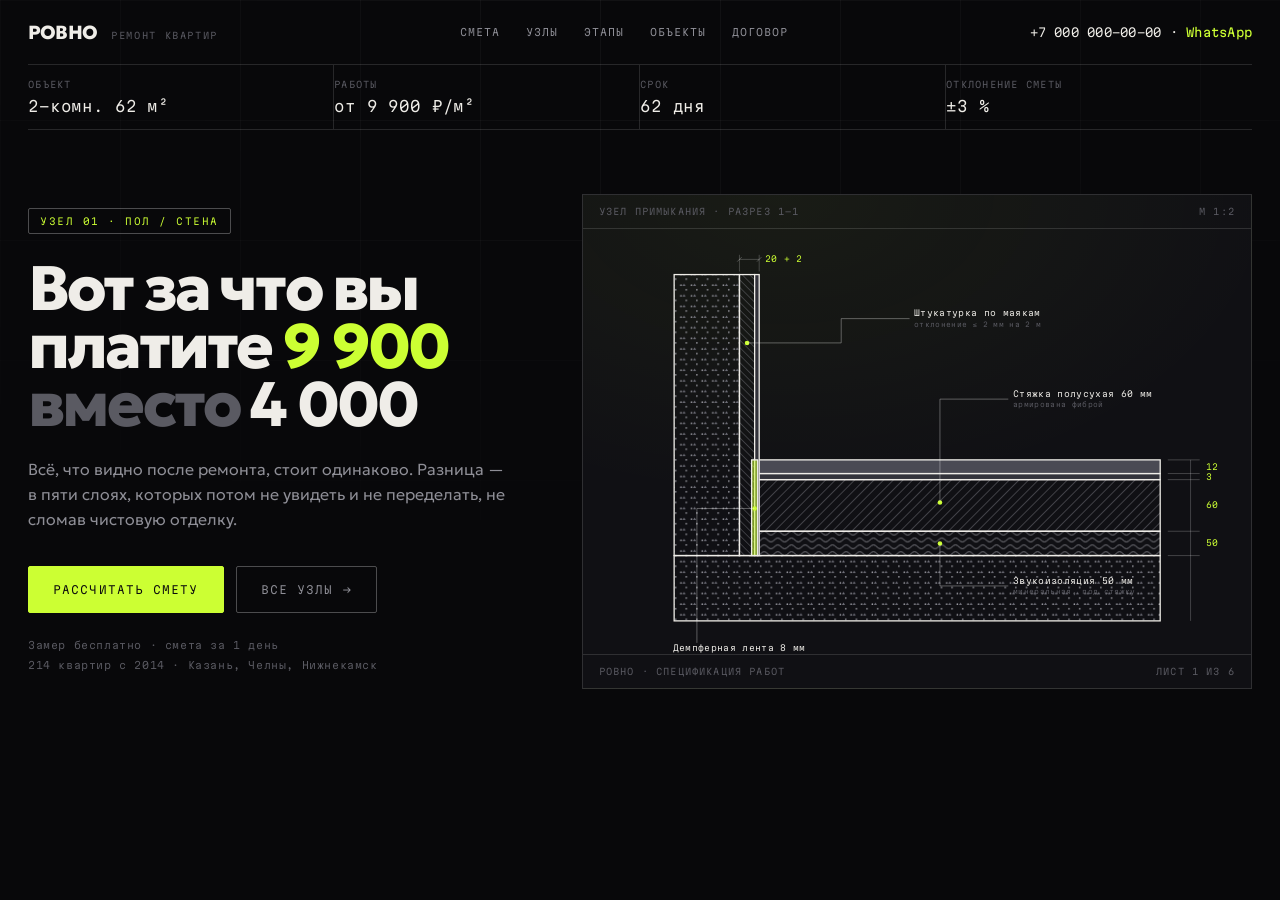
<file: proto/a-chertezh.html>
<!doctype html>
<html lang="ru">
<head>
<meta charset="utf-8">
<meta name="viewport" content="width=device-width,initial-scale=1">
<title>А · Чертёж</title>
<link rel="preconnect" href="https://fonts.googleapis.com">
<link rel="preconnect" href="https://fonts.gstatic.com" crossorigin>
<link href="https://fonts.googleapis.com/css2?family=Geologica:wght@300;400;600;800&family=Martian+Mono:wght@300;400;500&display=swap" rel="stylesheet">
<style>
:root{
  --bg:#08080A; --bg2:#101014; --ink:#EFEDE8; --ink2:#8E8E96; --ink3:#5A5A62;
  --line:rgba(255,255,255,.13); --line2:rgba(255,255,255,.28);
  --acid:#CCFF33;
  --f-d:'Geologica',system-ui,sans-serif; --f-m:'Martian Mono',ui-monospace,monospace;
}
*{box-sizing:border-box;margin:0}
body{background:var(--bg);color:var(--ink);font-family:var(--f-d);font-weight:300;
  -webkit-font-smoothing:antialiased;overflow-x:hidden}
a{color:inherit;text-decoration:none}

/* Миллиметровка на фоне — не декор, а сетка чертежа */
.grid{position:fixed;inset:0;pointer-events:none;z-index:0;
  background-image:linear-gradient(var(--line) 1px,transparent 1px),linear-gradient(90deg,var(--line) 1px,transparent 1px);
  background-size:120px 120px;opacity:.35;
  -webkit-mask-image:radial-gradient(120% 90% at 50% 0%,#000 0%,transparent 78%);
          mask-image:radial-gradient(120% 90% at 50% 0%,#000 0%,transparent 78%)}

.wrap{position:relative;z-index:1;max-width:1440px;margin:0 auto;padding:0 28px}

/* ── Шапка: рамка, а не капсула ── */
.top{display:flex;align-items:center;justify-content:space-between;gap:24px;
  padding:20px 0;border-bottom:1px solid var(--line)}
.brand{display:flex;align-items:baseline;gap:14px}
.brand b{font-family:var(--f-d);font-weight:800;font-size:19px;letter-spacing:-.04em}
.brand span{font-family:var(--f-m);font-size:9px;letter-spacing:.18em;color:var(--ink3);text-transform:uppercase}
.nav{display:flex;gap:26px;font-family:var(--f-m);font-size:10px;letter-spacing:.1em;
  text-transform:uppercase;color:var(--ink2)}
.nav a:hover{color:var(--acid)}
.tel{font-family:var(--f-m);font-size:12px;letter-spacing:.02em}
.tel b{color:var(--acid);font-weight:400}

/* ── Строка спецификации над героем ── */
.specbar{display:grid;grid-template-columns:repeat(4,1fr);border-bottom:1px solid var(--line)}
.specbar div{padding:14px 0;border-right:1px solid var(--line)}
.specbar div:last-child{border-right:0}
.specbar dt{font-family:var(--f-m);font-size:9px;letter-spacing:.14em;color:var(--ink3);text-transform:uppercase}
.specbar dd{font-family:var(--f-m);font-size:15px;margin-top:7px;letter-spacing:-.01em}

/* ── Герой ── */
.hero{display:grid;grid-template-columns:minmax(0,.86fr) minmax(0,1.14fr);
  gap:48px;align-items:center;padding:64px 0 40px}
.tag{display:inline-flex;align-items:center;gap:9px;font-family:var(--f-m);font-size:9.5px;
  letter-spacing:.16em;text-transform:uppercase;color:var(--acid);
  border:1px solid var(--line2);border-radius:2px;padding:6px 11px}
h1{font-weight:800;font-size:clamp(38px,4.9vw,74px);line-height:.92;letter-spacing:-.045em;margin-top:26px}
h1 i{font-style:normal;color:var(--ink3)}
h1 u{text-decoration:none;color:var(--acid)}
.sub{margin-top:24px;max-width:44ch;color:var(--ink2);font-size:16px;line-height:1.55}
.act{display:flex;gap:12px;align-items:center;margin-top:34px;flex-wrap:wrap}
.btn{font-family:var(--f-m);font-size:11px;letter-spacing:.1em;text-transform:uppercase;
  padding:16px 24px;border:1px solid var(--acid);background:var(--acid);color:#0B0B0D;border-radius:2px;
  transition:background .18s,color .18s}
.btn:hover{background:transparent;color:var(--acid)}
.btn2{font-family:var(--f-m);font-size:11px;letter-spacing:.1em;text-transform:uppercase;
  padding:16px 24px;border:1px solid var(--line2);border-radius:2px;color:var(--ink2)}
.btn2:hover{border-color:var(--ink);color:var(--ink)}
.micro{margin-top:22px;font-family:var(--f-m);font-size:10px;letter-spacing:.06em;color:var(--ink3);line-height:2}

/* ── Лист чертежа ── */
.sheet{position:relative;border:1px solid var(--line);background:
  radial-gradient(120% 100% at 30% 0%,rgba(204,255,51,.05),transparent 62%),var(--bg2)}
.sheet__hd{display:flex;justify-content:space-between;padding:11px 16px;border-bottom:1px solid var(--line);
  font-family:var(--f-m);font-size:9px;letter-spacing:.13em;text-transform:uppercase;color:var(--ink3)}
.sheet svg{display:block;width:100%;height:auto}
.sheet__ft{display:flex;justify-content:space-between;padding:11px 16px;border-top:1px solid var(--line);
  font-family:var(--f-m);font-size:9px;letter-spacing:.13em;text-transform:uppercase;color:var(--ink3)}

/* Штриховки и линии чертежа */
.dl{stroke:var(--line2);stroke-width:1}
.dtxt{font-family:var(--f-m);font-size:11px;fill:var(--acid);letter-spacing:.02em}
.ltxt{font-family:var(--f-m);font-size:11px;fill:var(--ink);letter-spacing:.04em}
.ltxt tspan{fill:var(--ink3);font-size:9px}
.edge{stroke:var(--ink);stroke-width:1.7;fill:none}
.lead{stroke:rgba(255,255,255,.42);stroke-width:1;fill:none}
.dot{fill:var(--acid)}

/* Анимация прочерчивания */
.draw{stroke-dasharray:var(--len);stroke-dashoffset:var(--len);animation:dash 1.1s cubic-bezier(.16,1,.3,1) forwards}
.draw2{opacity:0;animation:fade .5s ease forwards}
@keyframes dash{to{stroke-dashoffset:0}}
@keyframes fade{to{opacity:1}}

@media(max-width:1000px){
  .hero{grid-template-columns:1fr;gap:36px;padding-top:40px}
  .specbar{grid-template-columns:1fr 1fr}
  .specbar div:nth-child(2){border-right:0}
  .specbar div:nth-child(-n+2){border-bottom:1px solid var(--line)}
  .nav{display:none}
}
</style>
</head>
<body>
<div class="grid"></div>
<div class="wrap">

  <header class="top">
    <div class="brand"><b>РОВНО</b><span>ремонт квартир</span></div>
    <nav class="nav"><a href="#">Смета</a><a href="#">Узлы</a><a href="#">Этапы</a><a href="#">Объекты</a><a href="#">Договор</a></nav>
    <div class="tel">+7 000 000-00-00 · <b>WhatsApp</b></div>
  </header>

  <dl class="specbar">
    <div><dt>Объект</dt><dd>2-комн. 62 м²</dd></div>
    <div><dt>Работы</dt><dd>от 9 900 ₽/м²</dd></div>
    <div><dt>Срок</dt><dd>62 дня</dd></div>
    <div><dt>Отклонение сметы</dt><dd>±3 %</dd></div>
  </dl>

  <section class="hero">
    <div>
      <span class="tag">Узел 01 · пол / стена</span>
      <h1>Вот за что вы<br>платите <u>9 900</u><br><i>вместо</i> 4 000</h1>
      <p class="sub">Всё, что видно после ремонта, стоит одинаково. Разница — в пяти слоях,
        которых потом не увидеть и не переделать, не сломав чистовую отделку.</p>
      <div class="act">
        <a class="btn" href="#">Рассчитать смету</a>
        <a class="btn2" href="#">Все узлы →</a>
      </div>
      <p class="micro">Замер бесплатно · смета за 1 день<br>214 квартир с 2014 · Казань, Челны, Нижнекамск</p>
    </div>

    <figure class="sheet">
      <div class="sheet__hd"><span>Узел примыкания · разрез 1—1</span><span>М 1:2</span></div>
      <svg viewBox="0 0 880 560" role="img" aria-label="Разрез узла примыкания пола к стене">
        <defs>
          <pattern id="conc" width="14" height="14" patternUnits="userSpaceOnUse">
            <circle cx="3" cy="4" r="1.1" fill="#9A9AA2"/><circle cx="10" cy="10" r="1.1" fill="#9A9AA2"/>
            <path d="M7 2l2 3H5z" fill="#70707A"/>
          </pattern>
          <pattern id="iso" width="18" height="9" patternUnits="userSpaceOnUse">
            <path d="M0 4.5q4.5-5 9 0t9 0" fill="none" stroke="#9A9AA2" stroke-width="1"/>
          </pattern>
          <pattern id="scr" width="9" height="9" patternUnits="userSpaceOnUse" patternTransform="rotate(45)">
            <line x1="0" y1="0" x2="0" y2="9" stroke="#9A9AA2" stroke-width=".9"/>
          </pattern>
          <pattern id="plas" width="7" height="7" patternUnits="userSpaceOnUse" patternTransform="rotate(-45)">
            <line x1="0" y1="0" x2="0" y2="7" stroke="#9A9AA2" stroke-width=".8"/>
          </pattern>
          <marker id="tick" markerWidth="10" markerHeight="10" refX="5" refY="5" orient="auto">
            <line x1="2" y1="8" x2="8" y2="2" stroke="#ffffff47" stroke-width="1.2"/>
          </marker>
        </defs>

        <!-- ПОЛ, снизу вверх -->
        <g class="draw2" style="animation-delay:.05s">
          <rect x="120" y="430" width="640" height="86" fill="url(#conc)"/><rect x="120" y="430" width="640" height="86" class="edge"/>
          <rect x="230" y="398" width="530" height="32" fill="url(#iso)"/><rect x="230" y="398" width="530" height="32" class="edge"/>
          <rect x="230" y="330" width="530" height="68" fill="url(#scr)"/><rect x="230" y="330" width="530" height="68" class="edge"/>
          <rect x="230" y="322" width="530" height="8" fill="#33333B"/><rect x="230" y="322" width="530" height="8" class="edge"/>
          <rect x="230" y="304" width="530" height="18" fill="#4A4A54"/><rect x="230" y="304" width="530" height="18" class="edge"/>
        </g>

        <!-- СТЕНА, слева направо -->
        <g class="draw2" style="animation-delay:.18s">
          <rect x="120" y="60" width="86" height="370" fill="url(#conc)"/><rect x="120" y="60" width="86" height="370" class="edge"/>
          <rect x="206" y="60" width="20" height="370" fill="url(#plas)"/><rect x="206" y="60" width="20" height="370" class="edge"/>
          <rect x="226" y="60" width="6" height="370" fill="#33333B"/><rect x="226" y="60" width="6" height="370" class="edge"/>
        </g>

        <!-- Демпферная лента в углу -->
        <g class="draw2" style="animation-delay:.3s">
          <rect x="222" y="304" width="8" height="126" fill="#CCFF33" opacity=".55"/>
          <rect x="222" y="304" width="8" height="126" class="edge"/>
        </g>

        <!-- Размерная цепочка справа -->
        <g class="draw2" style="animation-delay:.45s">
          <line x1="800" y1="304" x2="800" y2="516" class="dl"/>
          <g stroke="#ffffff47" stroke-width="1">
            <line x1="770" y1="304" x2="812" y2="304"/><line x1="770" y1="322" x2="812" y2="322"/>
            <line x1="770" y1="330" x2="812" y2="330"/><line x1="770" y1="398" x2="812" y2="398"/>
            <line x1="770" y1="430" x2="812" y2="430"/>
          </g>
          <text class="dtxt" x="820" y="317">12</text>
          <text class="dtxt" x="820" y="331">3</text>
          <text class="dtxt" x="820" y="368">60</text>
          <text class="dtxt" x="820" y="418">50</text>
        </g>

        <!-- Размер стены сверху -->
        <g class="draw2" style="animation-delay:.55s">
          <line x1="206" y1="40" x2="232" y2="40" class="dl" marker-start="url(#tick)" marker-end="url(#tick)"/>
          <line x1="206" y1="34" x2="206" y2="56" class="dl"/><line x1="232" y1="34" x2="232" y2="56" class="dl"/>
          <text class="dtxt" x="240" y="44">20 + 2</text>
        </g>

        <!-- Выноски -->
        <g class="draw2" style="animation-delay:.68s">
          <circle class="dot" cx="470" cy="360" r="3"/><path class="lead" d="M470 360 L470 224 L560 224"/>
          <text class="ltxt" x="566" y="221">Стяжка полусухая 60 мм<tspan x="566" dy="14">армирована фиброй</tspan></text>

          <circle class="dot" cx="470" cy="414" r="3"/><path class="lead" d="M470 414 L470 470 L560 470"/>
          <text class="ltxt" x="566" y="467">Звукоизоляция 50 мм<tspan x="566" dy="14">минеральная, под стяжку</tspan></text>

          <circle class="dot" cx="216" cy="150" r="3"/><path class="lead" d="M216 150 L340 150 L340 118 L430 118"/>
          <text class="ltxt" x="436" y="115">Штукатурка по маякам<tspan x="436" dy="14">отклонение ≤ 2 мм на 2 м</tspan></text>

          <circle class="dot" cx="226" cy="368" r="3"/><path class="lead" d="M226 368 L150 368 L150 545"/>
          <text class="ltxt" x="118" y="556">Демпферная лента 8 мм</text>
        </g>
      </svg>
      <div class="sheet__ft"><span>РОВНО · спецификация работ</span><span>лист 1 из 6</span></div>
    </figure>
  </section>

</div>
</body>
</html>
</file>
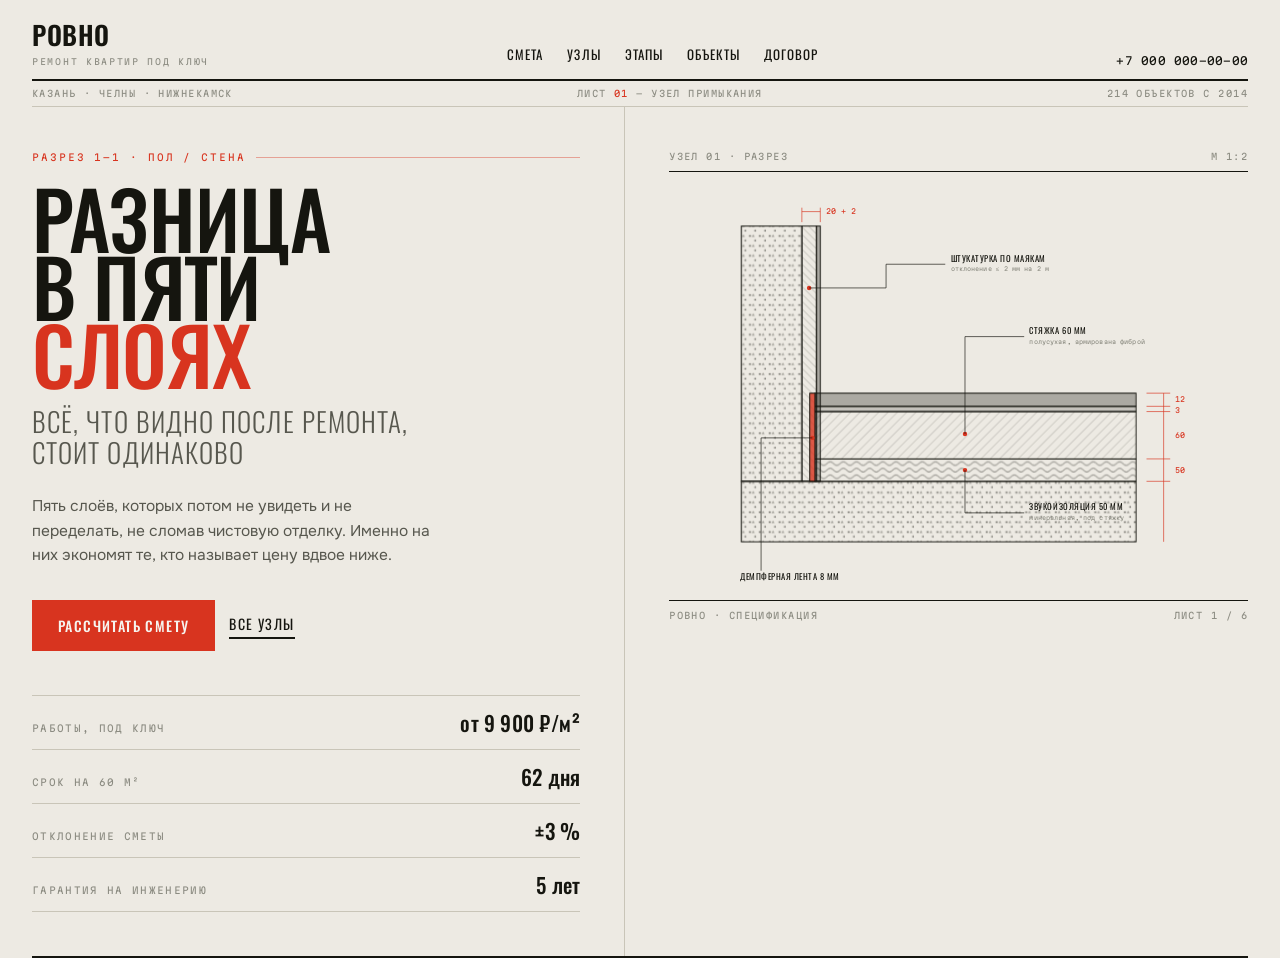
<file: proto/b-razvorot.html>
<!doctype html>
<html lang="ru">
<head>
<meta charset="utf-8">
<meta name="viewport" content="width=device-width,initial-scale=1">
<title>Б · Разворот</title>
<link rel="preconnect" href="https://fonts.googleapis.com">
<link rel="preconnect" href="https://fonts.gstatic.com" crossorigin>
<link href="https://fonts.googleapis.com/css2?family=Oswald:wght@300;400;500;600&family=Onest:wght@400;500&family=Martian+Mono:wght@300;400&display=swap" rel="stylesheet">
<style>
:root{
  --paper:#EDEAE3; --paper2:#F6F4EF; --ink:#15150F; --ink2:#57574E; --ink3:#8C8C82;
  --line:#C9C5B8; --red:#D8341F;
  --f-d:'Oswald',sans-serif; --f-b:'Onest',system-ui,sans-serif; --f-m:'Martian Mono',monospace;
}
*{box-sizing:border-box;margin:0}
body{background:var(--paper);color:var(--ink);font-family:var(--f-b);
  -webkit-font-smoothing:antialiased;overflow-x:hidden}
a{color:inherit;text-decoration:none}

.wrap{max-width:1420px;margin:0 auto;padding:0 32px}

/* ── Шапка: тонкая типографская линейка ── */
.top{display:flex;align-items:flex-end;justify-content:space-between;gap:24px;
  padding:22px 0 12px;border-bottom:2px solid var(--ink)}
.brand b{font-family:var(--f-d);font-weight:600;font-size:26px;letter-spacing:.02em;
  text-transform:uppercase;line-height:1}
.brand span{display:block;font-family:var(--f-m);font-size:8.5px;letter-spacing:.2em;
  text-transform:uppercase;color:var(--ink3);margin-top:5px}
.nav{display:flex;gap:24px;font-family:var(--f-d);font-weight:400;font-size:13px;
  letter-spacing:.08em;text-transform:uppercase}
.nav a{padding-bottom:2px;border-bottom:1px solid transparent}
.nav a:hover{border-color:var(--red);color:var(--red)}
.tel{font-family:var(--f-m);font-size:11px;letter-spacing:.02em}

/* Выходные данные, как в журнале */
.issue{display:flex;justify-content:space-between;padding:7px 0;
  border-bottom:1px solid var(--line);font-family:var(--f-m);font-size:9px;
  letter-spacing:.16em;text-transform:uppercase;color:var(--ink3)}
.issue b{color:var(--red);font-weight:400}

/* ── Разворот ── */
.spread{display:grid;grid-template-columns:minmax(0,1fr) minmax(0,1.05fr);gap:0;
  border-bottom:2px solid var(--ink)}
.col-l{padding:44px 44px 44px 0;border-right:1px solid var(--line)}
.col-r{padding:44px 0 44px 44px}

.kicker{font-family:var(--f-m);font-size:9.5px;letter-spacing:.2em;text-transform:uppercase;
  color:var(--red);display:flex;align-items:center;gap:10px}
.kicker::after{content:'';flex:1;height:1px;background:var(--red);opacity:.4}

h1{font-family:var(--f-d);font-weight:500;font-size:clamp(46px,6.2vw,104px);line-height:.86;
  letter-spacing:-.01em;text-transform:uppercase;margin-top:20px}
h1 em{font-style:normal;color:var(--red)}
h1 small{display:block;font-size:.34em;font-weight:300;letter-spacing:.04em;
  color:var(--ink2);margin-top:18px;line-height:1.15}

.sub{margin-top:26px;max-width:40ch;font-size:15.5px;line-height:1.6;color:var(--ink2)}

.act{display:flex;gap:14px;align-items:center;margin-top:32px;flex-wrap:wrap}
.btn{font-family:var(--f-d);font-weight:500;font-size:14px;letter-spacing:.1em;text-transform:uppercase;
  background:var(--red);color:var(--paper2);padding:15px 26px}
.btn:hover{background:var(--ink)}
.btn2{font-family:var(--f-d);font-weight:400;font-size:14px;letter-spacing:.1em;text-transform:uppercase;
  border-bottom:2px solid var(--ink);padding-bottom:3px}
.btn2:hover{color:var(--red);border-color:var(--red)}

/* Табличка показателей — как выходные данные */
.facts{margin-top:44px;border-top:1px solid var(--line)}
.facts div{display:flex;justify-content:space-between;align-items:baseline;gap:16px;
  padding:11px 0;border-bottom:1px solid var(--line)}
.facts dt{font-family:var(--f-m);font-size:9.5px;letter-spacing:.14em;text-transform:uppercase;color:var(--ink3)}
.facts dd{font-family:var(--f-d);font-weight:500;font-size:21px;letter-spacing:.01em}

/* ── Чертёж на бумаге ── */
.plate{position:relative}
.plate__hd{display:flex;justify-content:space-between;font-family:var(--f-m);font-size:9px;
  letter-spacing:.16em;text-transform:uppercase;color:var(--ink3);
  padding-bottom:9px;border-bottom:1px solid var(--ink)}
.plate svg{display:block;width:100%;height:auto;margin-top:12px}
.plate__ft{display:flex;justify-content:space-between;font-family:var(--f-m);font-size:9px;
  letter-spacing:.16em;text-transform:uppercase;color:var(--ink3);
  padding-top:9px;border-top:1px solid var(--ink);margin-top:8px}

.edge{stroke:var(--ink);stroke-width:1.5;fill:none}
.dl{stroke:var(--red);stroke-width:1}
.dtxt{font-family:var(--f-m);font-size:11px;fill:var(--red)}
.ltxt{font-family:var(--f-d);font-weight:400;font-size:13px;fill:var(--ink);
  letter-spacing:.06em;text-transform:uppercase}
.ltxt tspan{font-family:var(--f-m);font-size:9px;fill:var(--ink3);text-transform:none;letter-spacing:.02em}
.lead{stroke:var(--ink);stroke-width:1;fill:none}
.dot{fill:var(--red)}

.draw2{opacity:0;animation:f .55s ease forwards}
@keyframes f{to{opacity:1}}

@media(max-width:1000px){
  .spread{grid-template-columns:1fr}
  .col-l{padding:32px 0;border-right:0;border-bottom:1px solid var(--line)}
  .col-r{padding:32px 0}
  .nav{display:none}
}
</style>
</head>
<body>
<div class="wrap">

  <header class="top">
    <div class="brand"><b>Ровно</b><span>ремонт квартир под ключ</span></div>
    <nav class="nav"><a href="#">Смета</a><a href="#">Узлы</a><a href="#">Этапы</a><a href="#">Объекты</a><a href="#">Договор</a></nav>
    <div class="tel">+7 000 000-00-00</div>
  </header>

  <div class="issue">
    <span>Казань · Челны · Нижнекамск</span>
    <span>Лист <b>01</b> — узел примыкания</span>
    <span>214 объектов с 2014</span>
  </div>

  <section class="spread">
    <div class="col-l">
      <p class="kicker">Разрез 1—1 · пол / стена</p>
      <h1>Разница<br>в пяти<br><em>слоях</em>
        <small>Всё, что видно после ремонта,<br>стоит одинаково</small></h1>
      <p class="sub">Пять слоёв, которых потом не увидеть и не переделать, не сломав чистовую
        отделку. Именно на них экономят те, кто называет цену вдвое ниже.</p>
      <div class="act">
        <a class="btn" href="#">Рассчитать смету</a>
        <a class="btn2" href="#">Все узлы</a>
      </div>
      <dl class="facts">
        <div><dt>Работы, под ключ</dt><dd>от 9 900 ₽/м²</dd></div>
        <div><dt>Срок на 60 м²</dt><dd>62 дня</dd></div>
        <div><dt>Отклонение сметы</dt><dd>±3 %</dd></div>
        <div><dt>Гарантия на инженерию</dt><dd>5 лет</dd></div>
      </dl>
    </div>

    <figure class="col-r plate">
      <div class="plate__hd"><span>Узел 01 · разрез</span><span>М 1:2</span></div>
      <svg viewBox="0 0 880 620" role="img" aria-label="Разрез узла примыкания пола к стене">
        <defs>
          <pattern id="conc2" width="15" height="15" patternUnits="userSpaceOnUse">
            <circle cx="3" cy="4" r="1.2" fill="#15150F"/><circle cx="11" cy="11" r="1.2" fill="#15150F"/>
            <path d="M8 2l2.2 3.4H5.8z" fill="#15150F" opacity=".55"/>
          </pattern>
          <pattern id="iso2" width="20" height="10" patternUnits="userSpaceOnUse">
            <path d="M0 5q5-5.5 10 0t10 0" fill="none" stroke="#15150F" stroke-width="1.1"/>
          </pattern>
          <pattern id="scr2" width="10" height="10" patternUnits="userSpaceOnUse" patternTransform="rotate(45)">
            <line x1="0" y1="0" x2="0" y2="10" stroke="#15150F" stroke-width="1"/>
          </pattern>
          <pattern id="plas2" width="8" height="8" patternUnits="userSpaceOnUse" patternTransform="rotate(-45)">
            <line x1="0" y1="0" x2="0" y2="8" stroke="#15150F" stroke-width=".9"/>
          </pattern>
        </defs>

        <g class="draw2" style="animation-delay:.05s">
          <rect x="110" y="452" width="600" height="92" fill="url(#conc2)" opacity=".8"/><rect x="110" y="452" width="600" height="92" class="edge"/>
          <rect x="222" y="418" width="488" height="34" fill="url(#iso2)" opacity=".7"/><rect x="222" y="418" width="488" height="34" class="edge"/>
          <rect x="222" y="346" width="488" height="72" fill="url(#scr2)" opacity=".45"/><rect x="222" y="346" width="488" height="72" class="edge"/>
          <rect x="222" y="338" width="488" height="8" fill="#15150F" opacity=".18"/><rect x="222" y="338" width="488" height="8" class="edge"/>
          <rect x="222" y="318" width="488" height="20" fill="#15150F" opacity=".3"/><rect x="222" y="318" width="488" height="20" class="edge"/>
        </g>

        <g class="draw2" style="animation-delay:.16s">
          <rect x="110" y="64" width="92" height="388" fill="url(#conc2)" opacity=".8"/><rect x="110" y="64" width="92" height="388" class="edge"/>
          <rect x="202" y="64" width="22" height="388" fill="url(#plas2)" opacity=".55"/><rect x="202" y="64" width="22" height="388" class="edge"/>
          <rect x="224" y="64" width="6" height="388" fill="#15150F" opacity=".3"/><rect x="224" y="64" width="6" height="388" class="edge"/>
        </g>

        <g class="draw2" style="animation-delay:.28s">
          <rect x="214" y="318" width="8" height="134" fill="var(--red)" opacity=".8"/>
          <rect x="214" y="318" width="8" height="134" class="edge"/>
        </g>

        <!-- Размерная цепочка, красным -->
        <g class="draw2" style="animation-delay:.42s">
          <line x1="752" y1="318" x2="752" y2="544" class="dl"/>
          <g stroke="var(--red)" stroke-width="1">
            <line x1="726" y1="318" x2="762" y2="318"/><line x1="726" y1="338" x2="762" y2="338"/>
            <line x1="726" y1="346" x2="762" y2="346"/><line x1="726" y1="418" x2="762" y2="418"/>
            <line x1="726" y1="452" x2="762" y2="452"/>
          </g>
          <text class="dtxt" x="770" y="332">12</text>
          <text class="dtxt" x="770" y="348">3</text>
          <text class="dtxt" x="770" y="386">60</text>
          <text class="dtxt" x="770" y="440">50</text>
          <line x1="202" y1="42" x2="230" y2="42" class="dl"/>
          <line x1="202" y1="36" x2="202" y2="58" class="dl"/><line x1="230" y1="36" x2="230" y2="58" class="dl"/>
          <text class="dtxt" x="238" y="46">20 + 2</text>
        </g>

        <g class="draw2" style="animation-delay:.6s">
          <circle class="dot" cx="450" cy="380" r="3.4"/><path class="lead" d="M450 380 L450 232 L540 232"/>
          <text class="ltxt" x="548" y="228">Стяжка 60 мм<tspan x="548" dy="15">полусухая, армирована фиброй</tspan></text>

          <circle class="dot" cx="450" cy="435" r="3.4"/><path class="lead" d="M450 435 L450 500 L540 500"/>
          <text class="ltxt" x="548" y="496">Звукоизоляция 50 мм<tspan x="548" dy="15">минеральная, под стяжку</tspan></text>

          <circle class="dot" cx="213" cy="158" r="3.4"/><path class="lead" d="M213 158 L330 158 L330 122 L420 122"/>
          <text class="ltxt" x="428" y="118">Штукатурка по маякам<tspan x="428" dy="15">отклонение ≤ 2 мм на 2 м</tspan></text>

          <circle class="dot" cx="218" cy="386" r="3.4"/><path class="lead" d="M218 386 L140 386 L140 588"/>
          <text class="ltxt" x="108" y="602">Демпферная лента 8 мм</text>
        </g>
      </svg>
      <div class="plate__ft"><span>РОВНО · спецификация</span><span>лист 1 / 6</span></div>
    </figure>
  </section>

</div>
</body>
</html>
</file>
<file: web/css/fonts.css>
/* Субсеты нарезаны заранее. latin-ext у Martian Mono подключён ради U+20BD:
   знак рубля лежит именно там, без него все цены на странице отрисовались бы
   системным шрифтом — на тёмном фоне это видно сразу. */
@font-face{font-family:'Geologica';font-style:normal;font-weight:100 900;font-display:swap;
  src:url('../fonts/geologica-cyrillic-wght-normal.woff2') format('woff2-variations');
  unicode-range:U+0301,U+0400-045F,U+0490-0491,U+04B0-04B1,U+2116}
@font-face{font-family:'Geologica';font-style:normal;font-weight:100 900;font-display:swap;
  src:url('../fonts/geologica-latin-wght-normal.woff2') format('woff2-variations');
  unicode-range:U+0000-00FF,U+0131,U+0152-0153,U+02BB-02BC,U+02C6,U+02DA,U+02DC,U+0304,U+0308,U+0329,U+2000-206F,U+20AC,U+2122,U+2191,U+2193,U+2212,U+2215,U+FEFF,U+FFFD}
@font-face{font-family:'Martian Mono';font-style:normal;font-weight:100 800;font-display:swap;
  src:url('../fonts/martian-mono-cyrillic-wght-normal.woff2') format('woff2-variations');
  unicode-range:U+0301,U+0400-045F,U+0490-0491,U+04B0-04B1,U+2116}
@font-face{font-family:'Martian Mono';font-style:normal;font-weight:100 800;font-display:swap;
  src:url('../fonts/martian-mono-latin-wght-normal.woff2') format('woff2-variations');
  unicode-range:U+0000-00FF,U+0131,U+0152-0153,U+02BB-02BC,U+02C6,U+02DA,U+02DC,U+0304,U+0308,U+0329,U+2000-206F,U+20AC,U+2122,U+2191,U+2193,U+2212,U+2215,U+FEFF,U+FFFD}
@font-face{font-family:'Martian Mono';font-style:normal;font-weight:100 800;font-display:swap;
  src:url('../fonts/martian-mono-latin-ext-wght-normal.woff2') format('woff2-variations');
  unicode-range:U+0100-02BA,U+02BD-02C5,U+02C7-02CC,U+02CE-02D7,U+02DD-02FF,U+0304,U+0308,U+0329,U+1D00-1DBF,U+1E00-1E9F,U+1EF2-1EFF,U+2020,U+20A0-20AB,U+20AD-20C0,U+2113,U+2C60-2C7F,U+A720-A7FF}
@font-face{font-family:'Onest';font-style:normal;font-weight:100 900;font-display:swap;
  src:url('../fonts/onest-cyrillic-wght-normal.woff2') format('woff2-variations');
  unicode-range:U+0301,U+0400-045F,U+0490-0491,U+04B0-04B1,U+2116}
@font-face{font-family:'Onest';font-style:normal;font-weight:100 900;font-display:swap;
  src:url('../fonts/onest-latin-wght-normal.woff2') format('woff2-variations');
  unicode-range:U+0000-00FF,U+0131,U+0152-0153,U+02BB-02BC,U+02C6,U+02DA,U+02DC,U+0304,U+0308,U+0329,U+2000-206F,U+20AC,U+2122,U+2191,U+2193,U+2212,U+2215,U+FEFF,U+FFFD}
@font-face{font-family:'Onest';font-style:normal;font-weight:100 900;font-display:swap;
  src:url('../fonts/onest-latin-ext-wght-normal.woff2') format('woff2-variations');
  unicode-range:U+0100-02BA,U+02BD-02C5,U+02C7-02CC,U+02CE-02D7,U+02DD-02FF,U+0304,U+0308,U+0329,U+1D00-1DBF,U+1E00-1E9F,U+1EF2-1EFF,U+2020,U+20A0-20AB,U+20AD-20C0,U+2113,U+2C60-2C7F,U+A720-A7FF}
</file>
<file: web/css/tokens.css>
/**
 * Единственное место, где живут цвета и размеры.
 * Правило: ни одного хекса вне этого файла — проверяется scripts/check.mjs.
 *
 * Направление — тёплый светлый премиум. Полотно не белое, а офф-вайт;
 * белый существует только как карточка поверх него. Контраст полотна
 * и карточки и есть вся глубина: теней почти нет.
 *
 * Соотношение 75 / 15 / 10 — светлое, тёмные пятна, акцент.
 * Акцент живёт только на действии и на ключевой цифре.
 */
:root{
  /* Полотно и поверхности */
  --canvas:#F3F1ED;
  --canvas-2:#EFEDE8;
  --surface:#FFFFFF;
  --surface-sunk:#EAE7E1;

  /* Текст */
  --ink:#14141A;
  --ink-2:#55555E;
  --ink-3:#666670;

  /* Линии */
  --line:#E4E0D9;
  --line-strong:#D3CEC5;

  /* Акцент. --accent — только заливки, графика и текст от 18px.
     Для текста любого кегля существует --accent-ink: 5,1:1 на полотне. */
  --accent:#B4622F;
  --accent-ink:#9A5127;
  --accent-soft:#F2E4DA;

  /* Тёмные пятна: секция разреза, карточка заявки, футер */
  --dark-bg:#101014;
  --dark-surface:#1A1A20;
  --dark-ink:#F2F0EC;
  --dark-ink-2:#A0A0AA;
  --dark-line:rgba(255,255,255,.14);
  --dark-line-2:rgba(255,255,255,.07);
  --dark-accent:#D98B4A;
  --dark-accent-soft:rgba(217,139,74,.14);

  /* Гарнитуры: дисплейная, основная, данные */
  --f-d:'Geologica','Onest',system-ui,sans-serif;
  --f-b:'Onest',system-ui,-apple-system,sans-serif;
  --f-m:'Martian Mono',ui-monospace,'SF Mono',monospace;

  /* Шкала. Заголовки прижатые, трекинг тугой. */
  --fs-h1:clamp(40px,6.2vw,88px);
  --fs-h2:clamp(30px,4.2vw,56px);
  --fs-h3:clamp(21px,2vw,28px);
  --fs-h4:18px;
  --fs-body-l:18px;
  --fs-body:16px;
  --fs-cap:13px;
  --fs-eyebrow:11px;
  --fs-data:14px;
  --fs-data-xl:clamp(40px,5vw,72px);
  --fs-callout:11px;

  /* Сетка */
  --gut:20px;
  --max:1240px;
  --sec:clamp(80px,9vw,160px);
  --head-gap:clamp(32px,4vw,64px);

  /* Радиусы: 32 у панелей, 999 у всего кликабельного */
  --r-panel:32px;
  --r-photo:24px;
  --r-cell:20px;
  --r-field:16px;
  --r-pill:999px;

  /* Тени. Их ровно две, и вторая — только на кликабельном при наведении. */
  --shadow-rest:0 1px 2px rgba(20,20,26,.04);
  --shadow-hover:0 14px 36px -14px rgba(20,20,26,.16);

  /* Одна кривая на всю страницу. Пружинная, без отскока. */
  --ease:cubic-bezier(.16,1,.3,1);
}

@media(min-width:640px){ :root{ --gut:32px } }
@media(min-width:1200px){ :root{ --gut:48px } }
</file>
<file: web/css/base.css>
/* Сброс, типографика, кнопки, движение. Ни одного хекса: всё из tokens.css. */

*,*::before,*::after{box-sizing:border-box}
*{margin:0;padding:0}

html{-webkit-text-size-adjust:100%;scroll-behavior:smooth}
@media(prefers-reduced-motion:reduce){ html{scroll-behavior:auto} }

body{
  background:var(--canvas);
  color:var(--ink);
  font:400 var(--fs-body)/1.6 var(--f-b);
  font-synthesis-weight:none;
  -webkit-font-smoothing:antialiased;
  text-rendering:optimizeLegibility;
  overflow-x:hidden;
}

img,svg,video{display:block;max-width:100%}
button,input,select,textarea{font:inherit;color:inherit;background:none;border:none}
button{cursor:pointer}
a{color:inherit;text-decoration:none}
ul,ol{list-style:none}

/* Фокус виден всегда — это не опция. */
:focus-visible{outline:2px solid var(--accent);outline-offset:2px;border-radius:4px}
:focus:not(:focus-visible){outline:none}

::selection{background:var(--accent-soft);color:var(--ink)}

/* ── Сетка ───────────────────────────────────────────────────────────── */

.wrap{width:100%;max-width:var(--max);margin-inline:auto;padding-inline:var(--gut)}
.sec{padding-block:var(--sec)}
.sec--tight{padding-block:clamp(56px,6vw,96px)}

/* ── Типографика ─────────────────────────────────────────────────────── */

h1,h2,h3,h4{font-family:var(--f-d);font-weight:600;text-wrap:balance}

.h1{font-size:var(--fs-h1);line-height:.98;letter-spacing:-.03em}
.h2{font-size:var(--fs-h2);line-height:1.02;letter-spacing:-.025em}
.h3{font-size:var(--fs-h3);line-height:1.15;letter-spacing:-.015em}
.h4{font-size:var(--fs-h4);font-weight:500;line-height:1.3;letter-spacing:-.01em}

.lead{font-size:var(--fs-body-l);line-height:1.55;color:var(--ink-2);max-width:60ch}
.cap{font-size:var(--fs-cap);line-height:1.45;color:var(--ink-3)}
.mut{color:var(--ink-2)}

/* Акцентная часть заголовка. Ровно одна на заголовок. */
.acc{color:var(--accent-ink)}

/* Данные всегда моноширинные: цифра, набранная гротеском, читается
   как маркетинг, а набранная моноширинным — как факт. */
.d{font-family:var(--f-m);font-size:var(--fs-data);letter-spacing:.02em;font-weight:400}
.d-xl{font-family:var(--f-m);font-size:var(--fs-data-xl);font-weight:500;line-height:1;letter-spacing:-.02em}

.eye{
  display:flex;align-items:center;gap:10px;
  font-family:var(--f-m);font-size:var(--fs-eyebrow);font-weight:500;
  letter-spacing:.1em;text-transform:uppercase;color:var(--ink-3);
}
.eye::before{content:'';width:18px;height:1px;background:var(--line-strong);flex:none}
.on-dark .eye,.dark .eye{color:var(--dark-ink-2)}
.on-dark .eye::before,.dark .eye::before{background:var(--dark-line)}

/* Шапка секции: eyebrow, заголовок, подзаголовок */
.head{display:grid;gap:16px;margin-bottom:var(--head-gap);max-width:64ch}
.head .lead{margin-top:2px}

/* ── Кнопки ──────────────────────────────────────────────────────────── */

.btn{
  display:inline-flex;align-items:center;gap:14px;
  height:52px;padding:0 8px 0 24px;border-radius:var(--r-pill);
  font-size:15px;font-weight:500;white-space:nowrap;
  transition:background .22s var(--ease),color .22s var(--ease),border-color .22s var(--ease),transform .22s var(--ease);
}
.btn:active{transform:scale(.985)}

.btn__arw{
  flex:none;display:grid;place-items:center;
  width:32px;height:32px;border-radius:50%;
  background:var(--surface);color:var(--ink);
  transition:transform .22s var(--ease);
}
.btn:hover .btn__arw{transform:translateX(3px)}
.btn__arw svg{width:13px;height:13px}

.btn--pri{background:var(--ink);color:var(--canvas)}
.btn--pri:hover{background:var(--dark-surface)}

.btn--sec{padding:0 24px;border:1px solid var(--line-strong);color:var(--ink)}
.btn--sec:hover{background:var(--surface);border-color:var(--ink)}

.btn--ghost{padding:0 4px 0 0;height:auto;color:var(--ink);font-weight:500}
.btn--ghost u{text-decoration:none;box-shadow:inset 0 -1px 0 var(--line-strong);padding-bottom:3px;transition:box-shadow .22s var(--ease)}
.btn--ghost:hover u{box-shadow:inset 0 -1px 0 var(--ink)}

/* На тёмном кнопки инвертируются */
.on-dark .btn--pri,.dark .btn--pri{background:var(--dark-ink);color:var(--dark-bg)}
.on-dark .btn--pri:hover,.dark .btn--pri:hover{background:var(--surface)}
.on-dark .btn--pri .btn__arw,.dark .btn--pri .btn__arw{background:var(--dark-bg);color:var(--dark-ink)}
.on-dark .btn--sec,.dark .btn--sec{border-color:var(--dark-line);color:var(--dark-ink)}
.on-dark .btn--sec:hover,.dark .btn--sec:hover{background:var(--dark-surface);border-color:var(--dark-ink-2)}

.btn--wide{width:100%;justify-content:space-between}

/* ── Чипы ────────────────────────────────────────────────────────────── */

.chip{
  display:inline-flex;align-items:center;justify-content:center;
  min-height:40px;padding:0 16px;border-radius:var(--r-pill);
  border:1px solid var(--line-strong);color:var(--ink-2);
  font-size:14px;line-height:1.2;text-align:center;
  transition:background .2s var(--ease),color .2s var(--ease),border-color .2s var(--ease);
}
.chip:hover{background:var(--surface);color:var(--ink)}
.chip.on{background:var(--ink);color:var(--canvas);border-color:transparent}

.chips{display:flex;flex-wrap:wrap;gap:8px}

/* ── Карточки и панели ───────────────────────────────────────────────── */

.panel{background:var(--surface);border-radius:var(--r-panel);border:1px solid var(--line);box-shadow:var(--shadow-rest)}
.cell{background:var(--surface);border-radius:var(--r-cell);border:1px solid var(--line)}

/* Единая обработка всех фотографий — на уровне CSS, не в фотошопе.
   Так кадры, снятые в разное время, читаются как один набор. */
.ph{position:relative;overflow:hidden;border-radius:var(--r-photo);background:var(--surface-sunk)}
.ph img{width:100%;height:100%;object-fit:cover;filter:saturate(.92) contrast(1.04)}
.ph--click img{transition:transform .7s var(--ease)}
.ph--click:hover img{transform:scale(1.02)}

/* ── Движение ────────────────────────────────────────────────────────── */

.rv{opacity:0;transform:translateY(20px);filter:blur(6px);
  transition:opacity .62s var(--ease),transform .62s var(--ease),filter .62s var(--ease)}
.rv.on{opacity:1;transform:none;filter:none}
.rv-1{transition-delay:.07s} .rv-2{transition-delay:.14s} .rv-3{transition-delay:.21s}
.rv-4{transition-delay:.28s} .rv-5{transition-delay:.35s} .rv-6{transition-delay:.42s}

@media(prefers-reduced-motion:reduce){
  .rv{opacity:1;transform:none;filter:none;transition:none}
  *,*::before,*::after{animation-duration:.01ms!important;animation-iteration-count:1!important;
    transition-duration:.01ms!important;scroll-behavior:auto!important}
}

.vh{position:absolute;width:1px;height:1px;overflow:hidden;clip:rect(0 0 0 0);white-space:nowrap}
</file>
<file: web/css/sections.css>
/* Секции. Ни одного хекса: всё приходит из tokens.css. */

/* ── Полоса демо-статуса ─────────────────────────────────────────────── */
.demo{background:var(--dark-bg);color:var(--dark-ink-2)}
.demo__in{display:flex;align-items:center;gap:10px;padding-block:9px;
  font-family:var(--f-m);font-size:10.5px;letter-spacing:.04em;line-height:1.4}
.demo__dot{width:6px;height:6px;border-radius:50%;background:var(--dark-accent);flex:none;
  animation:pulse 2.6s var(--ease) infinite}
@keyframes pulse{0%,100%{opacity:1}50%{opacity:.25}}

/* ── Шапка-капсула ───────────────────────────────────────────────────── */
.hdr{position:sticky;top:0;z-index:60;padding-top:16px;transition:padding-top .24s var(--ease)}
.hdr__cap{
  display:flex;align-items:center;gap:20px;height:60px;padding:0 8px 0 22px;
  border-radius:var(--r-pill);border:1px solid var(--line);
  background:color-mix(in srgb,var(--surface) 72%,transparent);
  backdrop-filter:blur(20px);-webkit-backdrop-filter:blur(20px);
  transition:height .24s var(--ease),box-shadow .24s var(--ease),background .24s var(--ease);
}
.hdr.is-stuck{padding-top:8px}
.hdr.is-stuck .hdr__cap{height:52px;box-shadow:var(--shadow-hover);
  background:color-mix(in srgb,var(--surface) 92%,transparent)}

.logo{display:grid;line-height:1;flex:none}
.logo__n{font-family:var(--f-d);font-weight:600;font-size:19px;letter-spacing:-.03em}
.logo__s{font-family:var(--f-m);font-size:8.5px;letter-spacing:.14em;color:var(--ink-3);margin-top:5px;text-transform:lowercase}

.hdr__nav{display:none;gap:26px;margin-inline:auto;font-size:14.5px;color:var(--ink-2)}
.hdr__nav a{position:relative;padding-block:4px;transition:color .2s var(--ease)}
.hdr__nav a::after{content:'';position:absolute;left:0;right:100%;bottom:0;height:1px;
  background:var(--ink);transition:right .28s var(--ease)}
.hdr__nav a:hover{color:var(--ink)}
.hdr__nav a:hover::after{right:0}

.hdr__act{display:flex;align-items:center;gap:8px;margin-left:auto}
.ico{display:none;place-items:center;width:40px;height:40px;border-radius:50%;
  border:1px solid var(--line-strong);color:var(--ink);transition:background .2s var(--ease),border-color .2s var(--ease)}
.ico:hover{background:var(--surface);border-color:var(--ink)}
.ico svg{width:17px;height:17px}
.hdr__wa{display:none;height:44px}

.burger{display:grid;gap:5px;place-content:center;width:44px;height:44px;border-radius:50%;
  border:1px solid var(--line-strong)}
.burger span{display:block;width:17px;height:1.5px;background:var(--ink);border-radius:2px;
  transition:transform .28s var(--ease),opacity .2s var(--ease)}
.burger[aria-expanded="true"] span:first-child{transform:translateY(3.25px) rotate(45deg)}
.burger[aria-expanded="true"] span:last-child{transform:translateY(-3.25px) rotate(-45deg)}

.menu{position:fixed;inset:0;z-index:55;background:var(--canvas);padding:120px var(--gut) 40px;
  animation:menuIn .32s var(--ease)}
@keyframes menuIn{from{opacity:0}to{opacity:1}}
.menu__in{display:grid;gap:4px;max-width:var(--max);margin-inline:auto}
.menu__in a{font-family:var(--f-d);font-weight:500;font-size:24px;letter-spacing:-.02em;
  padding-block:14px;border-bottom:1px solid var(--line)}
.menu__btns{display:grid;gap:10px;margin-top:28px}
.menu__btns .btn{justify-content:space-between}

@media(min-width:1000px){
  .hdr__nav{display:flex}
  .ico{display:grid}
  .hdr__wa{display:inline-flex}
  .burger{display:none}
  .menu{display:none}
}

/* ── HERO ────────────────────────────────────────────────────────────── */
.hero{padding-top:16px;padding-bottom:clamp(40px,5vw,72px)}
.hero__card{position:relative;border-radius:var(--r-panel);overflow:hidden;background:var(--surface-sunk)}
.hero__ph{position:relative;aspect-ratio:4/5}
/* Два слоя затемнения: снизу — под текст, справа — под выноски.
   Окно в кадре самое светлое место, тонкая линия на нём пропадает. */
.hero__ph::after{content:'';position:absolute;inset:0;
  background:
    linear-gradient(to left,rgba(20,20,26,.66) 0%,rgba(20,20,26,.34) 22%,rgba(20,20,26,0) 52%),
    linear-gradient(to top,rgba(20,20,26,.92) 0%,rgba(20,20,26,.74) 28%,rgba(20,20,26,.42) 56%,rgba(20,20,26,.14) 76%,rgba(20,20,26,.3) 100%)}
.hero__ph img{width:100%;height:100%;object-fit:cover;object-position:64% 50%;
  filter:saturate(.92) contrast(1.04);
  animation:heroIn 1.1s var(--ease) both}
@keyframes heroIn{from{transform:scale(1.045)}to{transform:none}}

.hero__body{position:absolute;left:0;bottom:0;padding:var(--gut);display:grid;gap:14px;
  color:var(--dark-ink);max-width:700px}
/* В hero заголовок мельче общей шкалы: на фотографии он конкурирует не с
   пустым полем, а с кадром, и 88px просто выдавливают текст за карточку. */
.hero__body .h1{font-size:clamp(30px,4.1vw,56px)}
.hero__eye{color:var(--dark-ink);text-shadow:0 1px 12px rgba(20,20,26,.85),0 0 28px rgba(20,20,26,.5)}
.hero__eye::before{background:rgba(255,255,255,.55)}
.hero__body .h1{color:var(--dark-ink)}
.hero__body .acc{color:var(--dark-accent)}
.hero__meta{display:flex;flex-wrap:wrap;gap:10px;color:var(--dark-ink);font-size:12px}
.hero__meta i{color:var(--dark-ink-2);font-style:normal}
.hero__lead{color:var(--dark-ink-2);max-width:52ch;font-size:15px;line-height:1.55}
.hero__btns{display:flex;flex-wrap:wrap;align-items:center;gap:14px;margin-top:4px}
.hero__btns .btn--pri{background:var(--dark-ink);color:var(--dark-bg)}
.hero__btns .btn--pri:hover{background:var(--surface)}
.hero__btns .btn--pri .btn__arw{background:var(--dark-bg);color:var(--dark-ink)}
.hero__btns .btn--ghost{color:var(--dark-ink)}
.hero__btns .btn--ghost u{box-shadow:inset 0 -1px 0 var(--dark-line)}
.hero__btns .btn--ghost:hover u{box-shadow:inset 0 -1px 0 var(--dark-ink)}
.hero__facts{color:var(--dark-ink-2)}

.hero__soc{position:absolute;left:var(--gut);top:var(--gut);display:flex;align-items:center;gap:12px;
  padding:8px 16px 8px 8px;border-radius:var(--r-pill);
  background:color-mix(in srgb,var(--dark-bg) 52%,transparent);
  backdrop-filter:blur(14px);-webkit-backdrop-filter:blur(14px);
  border:1px solid var(--dark-line);color:var(--dark-ink);font-size:11px}
.faces{display:flex}
.faces i{width:26px;height:26px;border-radius:50%;border:1.5px solid var(--dark-bg);
  background:linear-gradient(140deg,var(--line-strong),var(--surface-sunk));margin-left:-9px}
.faces i:first-child{margin-left:0}

.hero__msg{position:absolute;right:var(--gut);top:var(--gut);display:none;flex-direction:column;gap:10px}
.hero__msg a{display:grid;place-items:center;width:44px;height:44px;border-radius:50%;
  background:color-mix(in srgb,var(--dark-bg) 52%,transparent);
  backdrop-filter:blur(14px);-webkit-backdrop-filter:blur(14px);
  border:1px solid var(--dark-line);color:var(--dark-ink);
  transition:background .22s var(--ease),transform .22s var(--ease)}
.hero__msg a:hover{background:var(--dark-ink);color:var(--dark-bg);transform:translateY(-2px)}
.hero__msg svg{width:19px;height:19px}

/* Выноски. Линия прочерчивается 480 мс, подпись проявляется с задержкой 180 мс,
   стаггер между выносками 120 мс. Первая стартует через 600 мс после загрузки. */
.hero__calls{display:none;position:absolute;inset:0;width:100%;height:100%;pointer-events:none}
.cl__l,.cl__s{stroke:rgba(255,255,255,.34);stroke-width:1;fill:none;
  stroke-dasharray:var(--len,220);stroke-dashoffset:var(--len,220);
  animation:draw .48s var(--ease) forwards;animation-delay:calc(.6s + var(--i) * .12s)}
.cl__s{stroke:var(--dark-ink-2)}
.cl__d{fill:var(--dark-accent);opacity:0;animation:fadein .24s var(--ease) forwards;
  animation-delay:calc(.6s + var(--i) * .12s)}
@keyframes draw{to{stroke-dashoffset:0}}
@keyframes fadein{to{opacity:1}}

.cl__t{display:none;position:absolute;font-family:var(--f-m);font-size:var(--fs-callout);
  font-weight:500;letter-spacing:.04em;line-height:1.2;color:var(--dark-ink);white-space:nowrap;
  text-shadow:0 1px 10px rgba(20,20,26,.55);
  opacity:0;animation:fadein .24s var(--ease) forwards;animation-delay:calc(.78s + var(--i) * .12s)}
.cl__t b{color:var(--dark-accent);font-weight:500;margin-right:7px}

.calls-m{display:grid;gap:9px;margin-top:20px;padding-inline:4px}
.calls-m li{display:flex;gap:10px;font-family:var(--f-m);font-size:var(--fs-callout);
  letter-spacing:.03em;color:var(--ink-2);line-height:1.3}
.calls-m b{color:var(--accent-ink);font-weight:500}

/* На мобильном текст уходит ПОД фотографию, на полотно. Заголовок поверх
   вертикального кадра либо режется, либо давит на картинку — и то и другое
   на первом экране стоит слишком дорого. */
@media(max-width:899px){
  .hero__card{background:none;border-radius:0;overflow:visible}
  .hero__ph{border-radius:var(--r-photo);overflow:hidden}
  .hero__ph::after{background:linear-gradient(to top,rgba(20,20,26,.34),rgba(20,20,26,0) 42%)}
  .hero__body{position:static;padding:24px 2px 0;color:var(--ink);max-width:none}
  .hero__body .h1{color:var(--ink)}
  .hero__body .acc{color:var(--accent-ink)}
  .hero__eye{color:var(--ink-3)}
  .hero__eye::before{background:var(--line-strong)}
  .hero__meta{color:var(--ink)}
  .hero__meta i{color:var(--line-strong)}
  .hero__lead{color:var(--ink-2)}
  .hero__facts{color:var(--ink-3)}
  .hero__btns .btn--pri{background:var(--ink);color:var(--canvas)}
  .hero__btns .btn--pri:hover{background:var(--dark-surface)}
  .hero__btns .btn--pri .btn__arw{background:var(--surface);color:var(--ink)}
  .hero__btns .btn--ghost{color:var(--ink)}
  .hero__btns .btn--ghost u{box-shadow:inset 0 -1px 0 var(--line-strong)}
  .hero__btns .btn{width:100%;justify-content:space-between}
  .hero__btns .btn--ghost{justify-content:flex-start}
  /* Соцдоказательство уходит вниз кадра: сверху оно спорит с фотографией,
     а снизу ложится на градиент и читается без подложки. */
  .hero__soc{position:absolute;left:14px;top:auto;bottom:14px;font-size:10px;padding:5px 12px 5px 5px}
  .faces i{width:22px;height:22px}
  .hero__meta{font-size:11px;gap:8px}
  .demo__in{font-size:9.5px;padding-block:8px}
}

@media(min-width:900px){
  .hero__ph{aspect-ratio:16/9}
  .hero__ph img{object-position:50% 50%}
  .hero__calls{display:block}
  .cl__t{display:block}
  /* Подписи стоят на одной вертикали и растут вправо: при выравнивании
     по правому краю полка выноски уезжает под текст разной длины. */
  .cl__t{left:71%;transform:translateY(-50%)}
  .cl__t--1{top:89%}
  .cl__t--2{top:75.8%}
  .cl__t--3{top:48.4%}
  .cl__t--4{top:31.6%}
  .calls-m{display:none}
  .hero__msg{display:flex}
  .hero__body{padding:calc(var(--gut) + 8px)}
}

/* ── Цифры и лента ЖК ────────────────────────────────────────────────── */
.nums__grid{display:grid;gap:14px}
.nums__ph{position:relative;aspect-ratio:4/5}
.tag{position:absolute;left:14px;bottom:14px;padding:7px 13px;border-radius:var(--r-pill);
  background:color-mix(in srgb,var(--dark-bg) 62%,transparent);
  backdrop-filter:blur(12px);-webkit-backdrop-filter:blur(12px);
  color:var(--dark-ink);font-size:10.5px;letter-spacing:.03em}
.nums__cells{display:grid;grid-template-columns:1fr 1fr;gap:14px}
.num{display:grid;align-content:start;gap:8px;padding:22px;border-radius:var(--r-cell)}
.num .d-xl{font-size:clamp(28px,6vw,44px)}
.num .h4{letter-spacing:-.01em}

.mq{overflow:hidden;margin-top:clamp(40px,5vw,64px);
  -webkit-mask-image:linear-gradient(90deg,transparent,black 8%,black 92%,transparent);
  mask-image:linear-gradient(90deg,transparent,black 8%,black 92%,transparent)}
.mq__eye{margin-top:clamp(40px,5vw,64px)}
.mq__row{display:flex;width:max-content;animation:mq 46s linear infinite}
.mq:hover .mq__row{animation-play-state:paused}
.mq__grp{display:flex;gap:44px;padding-right:44px}
.mq__grp span{font-family:var(--f-m);font-size:14px;letter-spacing:.01em;color:var(--ink-2);white-space:nowrap}
@keyframes mq{to{transform:translateX(-50%)}}
@media(prefers-reduced-motion:reduce){
  .mq__row{animation:none;flex-wrap:wrap;width:auto}
  .mq{mask-image:none;-webkit-mask-image:none}
}

@media(min-width:900px){
  .nums__grid{grid-template-columns:.85fr 1.15fr;gap:20px}
  .nums__ph{aspect-ratio:auto;height:100%}
  /* Плитки хватают собственную высоту, а не тянутся по строке: ровный ряд
     одинаковых карточек — первый признак сгенерированной страницы. */
  .nums__cells{gap:20px;align-items:start}
  .num{padding:28px}
  /* Правая колонка опущена ниже базовой линии, а не выровнена по ней:
     ровный ряд одинаковых плиток — первый признак сгенерированной страницы. */
  .num:nth-child(2n){margin-top:38px}
  .num--tall{padding-block:40px}
}

/* ── Калькулятор ─────────────────────────────────────────────────────── */
.calc__panel{display:grid;overflow:hidden}
.calc__in{padding:clamp(24px,3vw,40px);display:grid;gap:clamp(24px,3vw,34px);align-content:start}
.fld{display:grid;gap:14px}
.fld__top{display:flex;align-items:baseline;justify-content:space-between;gap:12px}
.fld__out{font-size:17px;font-weight:500;color:var(--ink)}
.fld__lab{color:var(--ink)}
.calc__row2{display:grid;gap:clamp(24px,3vw,34px)}

.rng{-webkit-appearance:none;appearance:none;width:100%;height:4px;border-radius:2px;
  background:linear-gradient(to right,var(--accent) var(--p,25%),var(--surface-sunk) var(--p,25%))}
.rng::-webkit-slider-thumb{-webkit-appearance:none;width:24px;height:24px;border-radius:50%;
  background:var(--surface);border:1px solid var(--line-strong);box-shadow:var(--shadow-rest);
  cursor:grab;transition:transform .18s var(--ease)}
.rng::-webkit-slider-thumb:active{cursor:grabbing;transform:scale(1.1)}
.rng::-moz-range-thumb{width:22px;height:22px;border-radius:50%;background:var(--surface);
  border:1px solid var(--line-strong);cursor:grab}
.rng__sc{display:flex;justify-content:space-between;font-size:11px;color:var(--ink-3)}

.calc__out{background:var(--canvas-2);padding:clamp(24px,3vw,40px);border-top:1px solid var(--line)}
.calc__sticky{display:grid;gap:14px}
.calc__sum{font-size:clamp(24px,3.6vw,36px);font-weight:500;letter-spacing:-.02em;line-height:1.1}
.calc__sub{color:var(--ink-3);font-size:13px}

.seg{display:inline-flex;padding:3px;border-radius:var(--r-pill);background:var(--surface-sunk);
  border:1px solid var(--line);width:fit-content;max-width:100%}
.seg__b{padding:8px 15px;border-radius:var(--r-pill);font-size:12.5px;color:var(--ink-3);
  transition:background .2s var(--ease),color .2s var(--ease)}
.seg__b.on{background:var(--surface);color:var(--ink);box-shadow:var(--shadow-rest)}

.calc__note{max-width:46ch}
.est{display:grid;margin-top:6px;border-top:1px solid var(--line)}
.est li{display:grid;grid-template-columns:1fr auto auto;gap:14px;align-items:baseline;
  padding-block:11px;border-bottom:1px solid var(--line)}
.est__n{font-size:14.5px;color:var(--ink-2)}
.est__s{font-family:var(--f-m);font-size:11.5px;color:var(--ink-3);min-width:34px;text-align:right}
.est__v{font-family:var(--f-m);font-size:12.5px;color:var(--ink);min-width:92px;text-align:right;
  transition:color .2s var(--ease)}
.est__tot{display:flex;justify-content:space-between;padding-block:5px;font-size:13px;color:var(--ink-2)}
.est__tot span:last-child{color:var(--ink)}
.calc__cta{margin-top:12px}
.calc__fine{max-width:48ch}

@media(min-width:900px){
  .calc__panel{grid-template-columns:1.05fr .95fr}
  .calc__out{border-top:none;border-left:1px solid var(--line)}
  .calc__row2{grid-template-columns:auto 1fr}
  .calc__sticky{position:sticky;top:100px}
}

/* ── Горизонтальные ленты ────────────────────────────────────────────── */
.rail{--rail-pad:max(var(--gut),calc((100% - var(--max)) / 2 + var(--gut)));
  overflow-x:auto;overflow-y:hidden;scroll-snap-type:x proximity;
  /* Без scroll-padding снап прижимает первую карточку к краю экрана и съедает
     собственный отступ ленты — карточка встаёт левее заголовка секции. */
  scroll-padding-inline-start:var(--rail-pad);
  scrollbar-width:none;-ms-overflow-style:none}
.rail::-webkit-scrollbar{display:none}
/* Лента полноэкранная, но первая карточка обязана начинаться там же, где
   заголовок секции, иначе блок читается как чужой кусок вёрстки. */
.rail__in{display:flex;gap:14px;width:max-content;padding-bottom:4px;
  padding-inline:var(--rail-pad)}
@media(min-width:900px){ .rail__in{gap:20px} }

/* ── Пять уровней ────────────────────────────────────────────────────── */
.lvl{position:relative;display:grid;align-content:start;gap:10px;
  width:min(86vw,340px);padding:24px;border-radius:var(--r-cell);
  background:var(--surface);border:1px solid var(--line);scroll-snap-align:start;
  transition:box-shadow .3s var(--ease),transform .3s var(--ease)}
.lvl:hover{box-shadow:var(--shadow-hover);transform:translateY(-3px)}
.lvl__art{width:100%;height:auto;margin-bottom:6px}
.lvl__n{font-size:11px;color:var(--ink-3)}
.lvl__p{color:var(--accent-ink);font-size:13px}
.lvl__d{color:var(--ink-2);font-size:15px}
.lvl__det{margin-top:6px;border-top:1px solid var(--line);padding-top:12px}
.lvl__det summary{font-size:13px;color:var(--ink-3);cursor:pointer;list-style:none;
  display:flex;justify-content:space-between;align-items:center;gap:8px}
.lvl__det summary::-webkit-details-marker{display:none}
.lvl__det summary::after{content:'+';font-family:var(--f-m);font-size:14px;color:var(--ink-3)}
.lvl__det[open] summary::after{content:'–'}
.lvl__in,.lvl__no{font-size:13px;line-height:1.5;color:var(--ink-2);margin-top:10px}
.lvl__in b{color:var(--ink)}
.lvl__no b{color:var(--accent-ink)}

.lvl--rec{background:var(--dark-bg);border-color:transparent;color:var(--dark-ink)}
.lvl--rec .lvl__n,.lvl--rec .lvl__det summary,.lvl--rec .lvl__det summary::after{color:var(--dark-ink-2)}
.lvl--rec .lvl__d,.lvl--rec .lvl__in,.lvl--rec .lvl__no{color:var(--dark-ink-2)}
.lvl--rec .lvl__p{color:var(--dark-accent)}
.lvl--rec .lvl__in b{color:var(--dark-ink)}
.lvl--rec .lvl__no b{color:var(--dark-accent)}
.lvl--rec .lvl__det{border-top-color:var(--dark-line)}
.lvl--rec .lvl__art{filter:invert(1) hue-rotate(180deg);opacity:.92}
.lvl__badge{position:absolute;right:18px;top:18px;padding:5px 11px;border-radius:var(--r-pill);
  background:var(--dark-accent-soft);color:var(--dark-accent);font-size:9.5px;letter-spacing:.08em}
.lvls__foot{margin-top:28px;max-width:70ch}

/* ── Тёмная секция: разрезы ──────────────────────────────────────────── */
.dark{background:var(--dark-bg);color:var(--dark-ink)}
.dark .lead,.dark .mut{color:var(--dark-ink-2)}
.dark .cap{color:var(--dark-ink-2)}
.dark .acc{color:var(--dark-accent)}
.inside{position:relative;overflow:hidden}
.inside__in{position:relative}

/* Цифра-водяной знак. На всю страницу их не больше двух. */
.wm{position:absolute;right:-2%;top:-6%;font-size:clamp(120px,20vw,260px);font-weight:500;
  line-height:1;color:var(--dark-line-2);pointer-events:none;user-select:none;letter-spacing:-.04em}

.cuts{display:grid;gap:clamp(36px,5vw,56px);margin-top:8px}
.cut__cap{color:var(--dark-ink-2);font-size:11px;letter-spacing:.08em;text-transform:uppercase;
  padding-bottom:14px;border-bottom:1px solid var(--dark-line);margin-bottom:20px}
.stack{display:grid;gap:6px}
.ly{display:grid;grid-template-columns:minmax(90px,34%) 1fr;gap:18px;align-items:center;
  opacity:0;transform:translateY(12px);
  transition:opacity .48s var(--ease),transform .48s var(--ease);
  transition-delay:calc(var(--i) * .09s)}
.stack.on .ly{opacity:1;transform:none}
.ly__bar{display:block;height:var(--h);border:1px solid var(--dark-line);border-radius:3px}
.ly__lab{display:block;
  font-family:var(--f-m);font-size:var(--fs-callout);letter-spacing:.03em;line-height:1.5;
  color:var(--dark-ink);position:relative;padding-left:26px}
/* Полка выноски: короткий отрезок перед подписью */
.ly__lab::before{content:'';position:absolute;left:0;top:50%;width:18px;height:1px;background:var(--dark-line)}
.ly__lab b{color:var(--dark-accent);font-weight:500;margin-right:7px}
.ly__lab i{font-style:normal;color:var(--dark-ink-2);margin-left:7px}

/* Штриховки — тональная шкала одного объекта, а не палитра страницы */
.bar--slab{background:repeating-linear-gradient(90deg,#2A2A32 0 2px,#1A1A20 2px 9px)}
.bar--wool{background:repeating-linear-gradient(45deg,#252530 0 2px,#16161C 2px 7px)}
.bar--tape{background:#3A3A46}
.bar--screed{background:repeating-linear-gradient(-45deg,#33333E 0 1px,#1E1E26 1px 6px)}
.bar--thin{background:#2E2E38}
.bar--wood{background:repeating-linear-gradient(90deg,#4A3A2C 0 1px,#33291F 1px 14px)}
.bar--brick{background:repeating-linear-gradient(0deg,#2A2A32 0 1px,#1A1A20 1px 11px)}
.bar--plaster{background:radial-gradient(circle at 3px 3px,#33333E 1px,#1E1E26 1px) 0 0/7px 7px}
.bar--paint{background:#4A4A58}

.cmp{margin-top:clamp(44px,6vw,72px);border-top:1px solid var(--dark-line)}
.cmp__hd{display:none;padding-block:14px;color:var(--dark-ink-2);font-size:10px;
  letter-spacing:.08em;text-transform:uppercase;border-bottom:1px solid var(--dark-line)}
.cmp__r{display:grid;gap:6px;padding-block:18px;border-bottom:1px solid var(--dark-line-2)}
.cmp__k{font-weight:500;font-size:15px}
.cmp__a{color:var(--dark-ink-2);font-size:14px}
.cmp__a::before{content:'за 4 000 — ';color:var(--dark-line);font-family:var(--f-m);font-size:11px}
.cmp__b{color:var(--dark-ink);font-size:14px}
.cmp__b::before{content:'у нас — ';color:var(--dark-accent);font-family:var(--f-m);font-size:11px}
.inside__out{margin-top:clamp(32px,4vw,48px);max-width:64ch;font-size:var(--fs-body-l);
  line-height:1.55;color:var(--dark-ink)}

@media(min-width:900px){
  .cuts{grid-template-columns:1fr 1fr;gap:clamp(40px,5vw,72px)}
  .cmp__hd{display:grid;grid-template-columns:1fr 1fr 1fr;gap:24px}
  .cmp__r{grid-template-columns:1fr 1fr 1fr;gap:24px;align-items:baseline}
  .cmp__a::before,.cmp__b::before{content:none}
}

/* ── План квартиры по слоям ──────────────────────────────────────────── */
.stg__grid{display:grid;gap:clamp(28px,4vw,48px)}
.stg__plan{padding:14px;overflow:hidden}
.plan{width:100%;height:auto;fill:none;stroke:var(--ink-2);stroke-width:1.4}
.plan .env,.plan .env-in{stroke:var(--ink);stroke-width:2}
.plan .win{stroke:var(--ink);stroke-width:1;fill:var(--surface)}
.plan .part{fill:var(--ink);stroke:none}
.plan .cut{fill:var(--surface);stroke:none}
.plan .dash{stroke-dasharray:7 6;stroke:var(--line-strong)}
.plan .xm path{stroke:var(--accent);stroke-width:1.6}
.plan .arc{stroke:var(--line-strong);stroke-dasharray:4 4}
.plan .leaf{stroke:var(--ink);stroke-width:1.6}
.plan .wire{stroke:var(--accent);stroke-width:1.4}
.plan .pipe{stroke:var(--ink-2);stroke-dasharray:9 5}
.plan .dot{fill:var(--accent);stroke:none}
.plan .box{stroke:var(--ink);stroke-width:1.6}
.plan .hair{stroke:var(--ink-2);stroke-width:.8}
.plan .hx path{stroke:var(--line);stroke-width:1}
.plan .brd,.plan .tile{stroke:var(--line-strong);stroke-width:1}
.plan .fix{stroke:var(--ink-2);stroke-width:1.4}
.plan .lamp,.plan .lamp-x{stroke:var(--accent);stroke-width:1.2}
.plan text{font:500 12px var(--f-b);fill:var(--ink-2);text-anchor:middle;stroke:none}
.plan .rm-a{font-family:var(--f-m);font-size:10px;fill:var(--ink-3)}

/* Слой включается по входу карточки этапа и больше не гаснет:
   квартира отделывается, а не мигает. */
.ly-g{opacity:0;transform:translateY(8px);transform-origin:center;
  transition:opacity .52s var(--ease),transform .52s var(--ease)}
.ly-g.on{opacity:1;transform:none}
@media(prefers-reduced-motion:reduce){ .ly-g{opacity:1;transform:none} }

.prg{margin-top:16px;display:grid;gap:9px}
.prg__bar{height:4px;border-radius:2px;background:var(--surface-sunk);overflow:hidden}
.prg__bar i{display:block;height:100%;width:0;background:var(--accent);border-radius:2px;
  transition:width .52s var(--ease)}
.prg__lab{display:flex;justify-content:space-between;font-size:11px;color:var(--ink-3)}

.stg__list{display:grid;gap:14px}
.stg__c{display:grid;gap:9px;padding:24px;border-radius:var(--r-cell);
  background:var(--surface);border:1px solid var(--line);
  transition:border-color .3s var(--ease)}
.stg__c.is-live{border-color:var(--line-strong)}
.stg__n{font-size:11px;color:var(--ink-3)}
.stg__m{display:flex;flex-wrap:wrap;gap:8px;font-size:12.5px;color:var(--accent-ink)}
.stg__m i{color:var(--line-strong);font-style:normal}
.stg__h{padding-top:12px;border-top:1px solid var(--line);margin-top:4px}
.stg__h b{color:var(--ink);font-weight:500}
.stg__tot{display:flex;flex-wrap:wrap;gap:12px;justify-content:center;margin-top:clamp(32px,4vw,52px);
  font-size:clamp(14px,2vw,19px);font-weight:500}
.stg__tot i{color:var(--line-strong);font-style:normal}

@media(min-width:900px){
  .stg__grid{grid-template-columns:1.02fr .98fr;gap:clamp(32px,4vw,64px)}
  .stg__left{align-self:stretch}
  .stg__sticky{position:sticky;top:104px}
  .stg__list{gap:18px}
  .stg__c{padding:30px}
}

/* ── Дневник объекта ─────────────────────────────────────────────────── */
.wk-c{display:grid;align-content:start;gap:12px;width:min(80vw,300px);scroll-snap-align:start}
.wk-c .ph{aspect-ratio:4/3}
.wk-c__n{display:flex;align-items:baseline;justify-content:space-between;gap:10px}
.wk-c__n b{font-family:var(--f-d);font-size:21px;font-weight:600;letter-spacing:-.02em}
.wk-c__n span{font-family:var(--f-m);font-size:11px;color:var(--accent-ink)}
.wk-c__t{font-size:14px;color:var(--ink-2);line-height:1.45}
.wks{display:flex;gap:4px;margin-top:22px}
.wks li{flex:1;display:grid;gap:7px;justify-items:start}
.wks i{display:block;width:100%;height:2px;border-radius:2px;background:var(--line);
  transition:background .3s var(--ease)}
.wks span{font-family:var(--f-m);font-size:10px;color:var(--ink-3);
  transition:color .3s var(--ease)}
.wks .on i{background:var(--accent)}
.wks .on span{color:var(--ink)}
.diary__foot{margin-top:24px;max-width:70ch}

/* ── Селектор ЖК ─────────────────────────────────────────────────────── */
.nb__panel{display:grid;overflow:hidden}
.nb__l{padding:clamp(26px,3.4vw,44px);display:grid;align-content:start;gap:18px}
.nb__cta{margin-top:6px;justify-self:start}
.nb__fine{max-width:44ch}
.nb__r{padding:clamp(26px,3.4vw,44px);background:var(--canvas-2);border-top:1px solid var(--line);
  display:grid;align-content:start;gap:20px}
.nb__chips{gap:7px}
.nb__card{display:grid;gap:0;border-top:1px solid var(--line)}
.nb__row{display:flex;justify-content:space-between;align-items:baseline;gap:16px;
  padding-block:11px;border-bottom:1px solid var(--line);
  animation:rowIn .26s var(--ease) both}
.nb__row:nth-child(1){animation-delay:.02s} .nb__row:nth-child(2){animation-delay:.05s}
.nb__row:nth-child(3){animation-delay:.08s} .nb__row:nth-child(4){animation-delay:.11s}
.nb__row:nth-child(5){animation-delay:.14s} .nb__row:nth-child(6){animation-delay:.17s}
@keyframes rowIn{from{opacity:0;transform:translateX(12px)}to{opacity:1;transform:none}}
.nb__k{font-size:14px;color:var(--ink-2)}
.nb__v{font-family:var(--f-m);font-size:12.5px;color:var(--ink);text-align:right}
.nb__note{padding-block:16px;font-size:14.5px;line-height:1.5;color:var(--ink);
  animation:rowIn .26s var(--ease) .2s both}
.nb__note b{display:block;font-family:var(--f-m);font-size:10px;letter-spacing:.08em;
  text-transform:uppercase;color:var(--accent-ink);margin-bottom:7px;font-weight:500}
.nb__warn{max-width:46ch}

@media(min-width:900px){
  .nb__panel{grid-template-columns:1fr 1fr}
  .nb__r{border-top:none;border-left:1px solid var(--line)}
}

/* ── Портфолио: бенто ────────────────────────────────────────────────── */
.bento{display:grid;gap:14px}
.wk{display:grid;gap:14px;align-content:start}
.wk .ph{aspect-ratio:4/3}
.wk--tall .ph{aspect-ratio:3/4}
.wk__b{display:grid;gap:7px}
.wk__m{display:flex;flex-wrap:wrap;gap:7px;font-size:11.5px;color:var(--ink-3)}
.wk__m i{color:var(--line-strong);font-style:normal}
.wk__p{display:flex;flex-wrap:wrap;gap:14px;font-size:12.5px;color:var(--ink)}
.works__foot{margin-top:clamp(28px,4vw,44px);max-width:70ch}

/* Слайдер «до / после»: тянется мышью и пальцем */
.ba{position:relative;overflow:hidden;border-radius:var(--r-photo);aspect-ratio:16/10;
  background:var(--surface-sunk);touch-action:none;cursor:ew-resize;user-select:none}
.ba img{position:absolute;inset:0;width:100%;height:100%;object-fit:cover;
  filter:saturate(.92) contrast(1.04)}
.ba__b{position:absolute;inset:0;width:var(--x,50%);overflow:hidden}
.ba__b img{width:var(--iw,100%);max-width:none}
.ba__t{position:absolute;top:14px;padding:6px 12px;border-radius:var(--r-pill);
  background:color-mix(in srgb,var(--dark-bg) 62%,transparent);color:var(--dark-ink);
  backdrop-filter:blur(12px);-webkit-backdrop-filter:blur(12px);font-size:10px;letter-spacing:.08em}
.ba__t--l{left:14px} .ba__t--r{right:14px}
.ba__h{position:absolute;top:0;bottom:0;left:var(--x,50%);width:2px;background:var(--surface);
  display:grid;place-items:center;transform:translateX(-1px)}
.ba__h::after{content:'';position:absolute;width:40px;height:40px;border-radius:50%;
  background:var(--surface);box-shadow:var(--shadow-hover)}
.ba__h svg{position:relative;width:19px;height:19px;color:var(--ink);z-index:1}

@media(min-width:700px){
  .bento{grid-template-columns:repeat(6,1fr);gap:18px}
  .wk{grid-column:span 3}
  .wk--wide{grid-column:span 6}
  .wk--wide2{grid-column:span 6}
  .wk--tall{grid-column:span 3;grid-row:span 2}
}
@media(min-width:1000px){
  .wk{grid-column:span 2}
  .wk--wide{grid-column:span 4}
  .wk--tall{grid-column:span 2;grid-row:span 2}
  .wk--wide2{grid-column:span 4}
  .wk--wide .ba{aspect-ratio:2/1}
  .wk--wide2 .ph{aspect-ratio:16/9}
}

/* ── Договор ─────────────────────────────────────────────────────────── */
.deal__grid{display:grid;gap:clamp(28px,4vw,56px)}
.deal__l{position:relative}
.deal__ph{aspect-ratio:4/5}
.badge{position:absolute;right:-6px;bottom:-14px;display:grid;place-items:center;text-align:center;
  width:112px;height:112px;border-radius:50%;background:var(--ink);color:var(--canvas);
  font-size:9.5px;letter-spacing:.05em;line-height:1.4;padding:14px}
.terms{display:grid}
.terms li{display:grid;grid-template-columns:auto 1fr;gap:16px;align-items:start;
  padding-block:20px;border-bottom:1px solid var(--line)}
.terms li:first-child{border-top:1px solid var(--line)}
.terms__n{font-size:11px;color:var(--ink-3);padding-top:3px}
.terms h3{margin-bottom:5px}
.terms p{font-size:14.5px;line-height:1.5}
.deal__out{margin-top:26px;font-size:var(--fs-body-l);line-height:1.55;max-width:58ch}

@media(min-width:900px){
  .deal__grid{grid-template-columns:.8fr 1.2fr;align-items:start}
  .deal__l{position:sticky;top:104px}
  .deal__sticky{position:relative}
}

/* ── Бригада ─────────────────────────────────────────────────────────── */
.prs{display:grid;align-content:start;gap:12px;width:min(62vw,250px);scroll-snap-align:start}
.prs .ph{aspect-ratio:3/4}
.prs .ph img{filter:saturate(.42) contrast(1.06)}
.prs__y{font-size:11.5px;color:var(--accent-ink)}
.prs figcaption{display:grid;gap:5px}

/* ── Отзывы ──────────────────────────────────────────────────────────── */
.revs__bento{display:grid;gap:14px}
.rev{display:grid;align-content:space-between;gap:20px;padding:26px;
  border-radius:var(--r-cell);background:var(--surface);border:1px solid var(--line)}
.rev blockquote{font-size:15px;line-height:1.55;color:var(--ink-2)}
.rev blockquote::before{content:'';display:block;width:22px;height:1px;background:var(--accent);margin-bottom:16px}
.rev figcaption{display:grid;gap:3px}
.rev figcaption b{font-family:var(--f-d);font-weight:500;font-size:15px}
.rev figcaption span{font-size:11px;color:var(--ink-3)}
.rev--big{background:var(--dark-bg);color:var(--dark-ink);border-color:transparent}
.rev--big blockquote{color:var(--dark-ink);font-size:clamp(17px,2.4vw,23px);line-height:1.4;
  font-family:var(--f-d);font-weight:500;letter-spacing:-.015em}
.rev--big blockquote::before{background:var(--dark-accent)}
.rev--big figcaption span{color:var(--dark-ink-2)}
.revs__foot{margin-top:26px;max-width:70ch}

@media(min-width:700px){
  .revs__bento{grid-template-columns:repeat(4,1fr);gap:18px}
  .rev{grid-column:span 2}
  .rev--big{grid-column:span 4}
}
@media(min-width:1000px){
  .rev--big{grid-column:span 2;grid-row:span 2}
  .rev{grid-column:span 1}
  .rev:nth-child(2),.rev:nth-child(5){padding-block:40px}
}

/* ── FAQ ─────────────────────────────────────────────────────────────── */
.faq__in{max-width:820px}
.ac{border-bottom:1px solid var(--line)}
.ac:first-child{border-top:1px solid var(--line)}
.ac summary{display:flex;align-items:flex-start;justify-content:space-between;gap:20px;
  padding-block:22px;cursor:pointer;list-style:none;
  font-family:var(--f-d);font-weight:500;font-size:clamp(16px,2vw,19px);letter-spacing:-.01em;
  transition:color .2s var(--ease)}
.ac summary::-webkit-details-marker{display:none}
.ac summary:hover{color:var(--accent-ink)}
/* Плюс превращается в минус поворотом одной палочки. Не стрелка. */
.ac summary i{position:relative;flex:none;width:16px;height:16px;margin-top:4px}
.ac summary i::before,.ac summary i::after{content:'';position:absolute;left:0;top:50%;
  width:16px;height:1.5px;background:var(--ink);border-radius:2px;transition:transform .32s var(--ease)}
.ac summary i::after{transform:rotate(90deg)}
.ac[open] summary i::after{transform:rotate(0)}
.ac__b{padding-bottom:24px;max-width:66ch}
.ac__b p{color:var(--ink-2);font-size:15.5px;line-height:1.6}
.ac[open] .ac__b{animation:acIn .32s var(--ease)}
@keyframes acIn{from{opacity:0;transform:translateY(-6px)}to{opacity:1;transform:none}}

/* ── Заявка ──────────────────────────────────────────────────────────── */
.lead__card{display:grid;border-radius:var(--r-panel);overflow:hidden}
.lead__l{padding:clamp(28px,3.6vw,52px);display:grid;align-content:start;gap:16px}
.lead__sub{max-width:44ch}
.lead__why{display:grid;gap:11px;margin-top:12px}
.lead__why li{display:flex;gap:11px;align-items:baseline;font-size:14.5px;color:var(--dark-ink-2)}
.lead__why li::before{content:'';width:5px;height:5px;border-radius:50%;background:var(--dark-accent);flex:none}

.lead__r{padding:clamp(28px,3.6vw,52px);background:var(--dark-surface);display:grid;align-content:start;gap:22px}
.lead__hd{display:grid;gap:10px}
.lead__prg{height:2px;background:var(--dark-line);border-radius:2px;overflow:hidden}
.lead__prg i{display:block;height:100%;width:20%;background:var(--dark-accent);
  transition:width .32s var(--ease)}
.lead__hd p{font-size:11px;color:var(--dark-ink-2);letter-spacing:.06em}

.stp{display:none;border:none;padding:0;margin:0}
.stp.on{display:grid;gap:16px;animation:stepIn .26s var(--ease)}
@keyframes stepIn{from{opacity:0;transform:translateX(12px)}to{opacity:1;transform:none}}
.stp legend{padding:0;margin-bottom:4px;color:var(--dark-ink)}

.opts{display:grid;gap:8px}
.opt{display:flex;align-items:center;justify-content:space-between;gap:12px;
  min-height:56px;padding:0 20px;border-radius:var(--r-field);text-align:left;
  border:1px solid var(--dark-line);color:var(--dark-ink);font-size:15px;
  transition:background .2s var(--ease),border-color .2s var(--ease),transform .2s var(--ease)}
.opt::after{content:'';width:7px;height:7px;border-radius:50%;background:transparent;
  border:1px solid var(--dark-line);flex:none;transition:background .2s var(--ease)}
.opt:hover{background:var(--dark-bg);border-color:var(--dark-ink-2)}
.opt.on{background:var(--dark-bg);border-color:var(--dark-accent)}
.opt.on::after{background:var(--dark-accent);border-color:var(--dark-accent)}
.opt--chip{min-height:42px;padding:0 16px;border-radius:var(--r-pill);font-size:14px}
.opt--chip::after{display:none}

.lead__area{font-size:26px;font-weight:500;color:var(--dark-ink)}
.lead__r .rng{background:linear-gradient(to right,var(--dark-accent) var(--p,25%),var(--dark-line) var(--p,25%))}
.lead__r .rng::-webkit-slider-thumb{background:var(--dark-ink);border-color:var(--dark-ink)}
.lead__r .rng__sc{color:var(--dark-ink-2)}

.inp{display:grid;gap:7px}
.inp span{font-size:12px;color:var(--dark-ink-2);letter-spacing:.03em}
.inp input{height:52px;padding:0 18px;border-radius:var(--r-field);
  background:var(--dark-bg);border:1px solid var(--dark-line);color:var(--dark-ink);font-size:15px;
  transition:border-color .2s var(--ease)}
.inp input::placeholder{color:var(--dark-ink-2);opacity:.55}
.inp input:focus{border-color:var(--dark-accent);outline:none}
.inp input:user-invalid{border-color:var(--dark-accent)}
.lead__way{color:var(--dark-ink);margin-top:6px}
.lead__send{margin-top:8px}
.lead__fine{color:var(--dark-ink-2);max-width:46ch}
.lead__back{justify-self:start;font-size:11px;color:var(--dark-ink-2);letter-spacing:.05em;
  transition:color .2s var(--ease)}
.lead__back:hover{color:var(--dark-ink)}
.lead__done{gap:12px}
.lead__done.on{display:grid}
.lead__ok{font-size:10px;letter-spacing:.12em;text-transform:uppercase;color:var(--dark-accent)}
.lead__done .h3{color:var(--dark-ink)}

@media(min-width:900px){ .lead__card{grid-template-columns:.9fr 1.1fr} }

/* ── Футер ───────────────────────────────────────────────────────────── */
.ftr{margin-top:clamp(40px,6vw,90px);border-radius:var(--r-panel) var(--r-panel) 0 0}
.ftr__in{padding-block:clamp(44px,6vw,76px) 32px}
.ftr__grid{display:grid;gap:36px}
.ftr__brand{display:grid;gap:5px;align-content:start}
.ftr__brand .logo__n{font-size:26px}
.ftr__brand .logo__s{color:var(--dark-ink-2)}
.ftr__addr{margin-top:16px;font-size:11.5px;color:var(--dark-ink-2);line-height:1.7}
.ftr__col{display:grid;gap:9px;align-content:start;font-size:14px;color:var(--dark-ink-2)}
.ftr__col .eye{margin-bottom:6px}
.ftr__col a{transition:color .2s var(--ease)}
.ftr__col a:hover{color:var(--dark-ink)}
.ftr__req{font-size:11.5px;line-height:1.8;color:var(--dark-ink-2)}
.ftr__demo{margin-top:clamp(36px,5vw,60px);padding-top:22px;border-top:1px solid var(--dark-line);
  font-size:12px;line-height:1.6;color:var(--dark-ink-2);max-width:78ch}

@media(min-width:700px){ .ftr__grid{grid-template-columns:1.3fr 1fr 1fr 1fr;gap:24px} }

/* ── Липкая панель на мобиле ─────────────────────────────────────────── */
.bar{position:fixed;left:0;right:0;bottom:0;z-index:50;display:none;gap:8px;
  padding:10px var(--gut) calc(10px + env(safe-area-inset-bottom));
  background:color-mix(in srgb,var(--canvas) 86%,transparent);
  backdrop-filter:blur(16px);-webkit-backdrop-filter:blur(16px);
  border-top:1px solid var(--line);
  transform:translateY(110%);transition:transform .32s var(--ease)}
.bar.on{transform:none}
.bar .btn{flex:1;justify-content:center;height:48px;padding-inline:14px;font-size:14px}
.bar .btn--pri{padding-right:6px}
.bar .btn__arw{width:28px;height:28px}
@media(max-width:899px){ .bar{display:flex} body{padding-bottom:0} .bar.on ~ *{} }
@media(max-width:899px){ body:has(.bar.on){padding-bottom:76px} }
</file>
